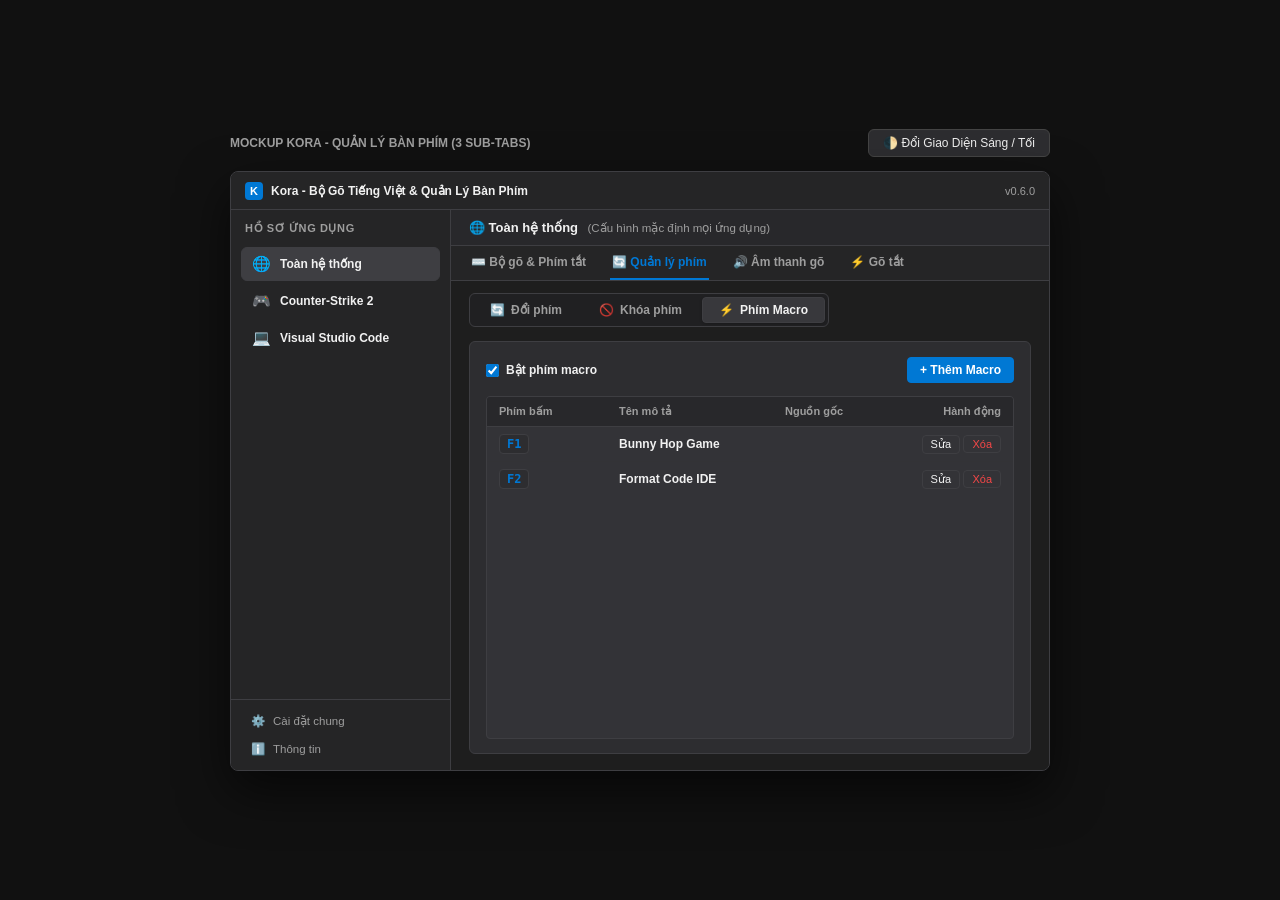
<file: mockup_macro.html>
<!DOCTYPE html>
<html lang="vi">
<head>
  <meta charset="UTF-8">
  <meta name="viewport" content="width=device-width, initial-scale=1.0">
  <title>Kora - Quản Lý Bàn Phím (Phím Macro)</title>
  <style>
    :root {
      --bg-window: #1E1E1E;
      --bg-sidebar: #252526;
      --bg-card: #2D2D30;
      --bg-card-header: #28282B;
      --bg-input: #333337;
      --text-primary: #F1F1F1;
      --text-secondary: #9E9E9E;
      --border: #3E3E42;
      --border-subtle: #333336;
      --tab-active-bg: #3E3E42;
      --tab-track-bg: #202022;
      --tab-pill-active: #38383C;
      --accent: #0078D4;
      --accent-hover: #1684D8;
      --danger: #F44747;
      --danger-hover: #D83B3B;
      --font-family: "Segoe UI Variable Text", "Segoe UI", -apple-system, BlinkMacSystemFont, sans-serif;
    }

    body.light-theme {
      --bg-window: #F8F8F8;
      --bg-sidebar: #F0F0F0;
      --bg-card: #FFFFFF;
      --bg-card-header: #FAFAFA;
      --bg-input: #FFFFFF;
      --text-primary: #1E1E1E;
      --text-secondary: #6E6E6E;
      --border: #E0E0E0;
      --border-subtle: #EAEAEA;
      --tab-active-bg: #E4E4E4;
      --tab-track-bg: #E8E8E8;
      --tab-pill-active: #FFFFFF;
      --accent: #0066CC;
      --accent-hover: #0078D4;
      --danger: #D83B3B;
      --danger-hover: #B82A2A;
    }

    * {
      box-sizing: border-box;
      margin: 0;
      padding: 0;
      user-select: none;
    }

    body {
      background: #111;
      color: var(--text-primary);
      font-family: var(--font-family);
      font-size: 12.5px;
      display: flex;
      flex-direction: column;
      align-items: center;
      justify-content: center;
      min-height: 100vh;
      padding: 24px;
    }

    .top-toolbar {
      width: 820px;
      display: flex;
      justify-content: space-between;
      align-items: center;
      margin-bottom: 14px;
    }

    .top-toolbar button {
      background: #2D2D30;
      border: 1px solid #444;
      color: #eee;
      padding: 6px 14px;
      border-radius: 6px;
      cursor: pointer;
      font-size: 12px;
      font-weight: 500;
      transition: all 0.15s;
    }

    .top-toolbar button:hover {
      border-color: var(--accent);
      color: #fff;
    }

    /* Main Window */
    .app-window {
      width: 820px;
      height: 600px;
      background: var(--bg-window);
      border: 1px solid var(--border);
      border-radius: 8px;
      box-shadow: 0 20px 50px rgba(0, 0, 0, 0.6);
      display: flex;
      flex-direction: column;
      overflow: hidden;
      position: relative;
    }

    /* Title Bar */
    .titlebar {
      height: 38px;
      background: var(--bg-sidebar);
      border-bottom: 1px solid var(--border);
      display: flex;
      align-items: center;
      justify-content: space-between;
      padding: 0 14px;
    }

    .titlebar-brand {
      display: flex;
      align-items: center;
      gap: 8px;
      font-weight: 600;
      font-size: 12px;
    }

    .titlebar-logo {
      width: 18px;
      height: 18px;
      background: var(--accent);
      color: white;
      border-radius: 4px;
      display: flex;
      align-items: center;
      justify-content: center;
      font-weight: bold;
      font-size: 11px;
    }

    /* Window Body: 2 Columns */
    .window-body {
      flex: 1;
      display: flex;
      overflow: hidden;
    }

    /* Sidebar (khung app tinh gọn) */
    .sidebar {
      width: 220px;
      background: var(--bg-sidebar);
      border-right: 1px solid var(--border);
      display: flex;
      flex-direction: column;
    }

    .sidebar-title {
      padding: 12px 14px 6px 14px;
      font-size: 11px;
      font-weight: 700;
      color: var(--text-secondary);
      text-transform: uppercase;
      letter-spacing: 0.6px;
    }

    .profile-tree {
      flex: 1;
      overflow-y: auto;
      padding: 6px 10px;
      display: flex;
      flex-direction: column;
      gap: 3px;
    }

    .profile-item {
      display: flex;
      align-items: center;
      gap: 10px;
      padding: 7px 10px;
      border-radius: 6px;
      cursor: pointer;
      border: 1px solid transparent;
      transition: background 0.12s;
    }

    .profile-item:hover {
      background: var(--tab-active-bg);
    }

    .profile-item.active {
      background: var(--tab-active-bg);
      border-color: var(--border);
    }

    .profile-item-icon {
      font-size: 15px;
      width: 18px;
      text-align: center;
    }

    .profile-item-name {
      font-size: 12px;
      font-weight: 600;
      white-space: nowrap;
      overflow: hidden;
      text-overflow: ellipsis;
    }

    .sidebar-footer {
      border-top: 1px solid var(--border);
      padding: 8px 10px;
      display: flex;
      flex-direction: column;
      gap: 2px;
    }

    .sidebar-footer-btn {
      display: flex;
      align-items: center;
      gap: 8px;
      padding: 6px 10px;
      border-radius: 5px;
      font-size: 11.5px;
      color: var(--text-secondary);
      cursor: pointer;
    }

    .sidebar-footer-btn:hover {
      color: var(--text-primary);
      background: var(--tab-active-bg);
    }

    /* Right Main Area */
    .main-area {
      flex: 1;
      display: flex;
      flex-direction: column;
      background: var(--bg-window);
      overflow: hidden;
    }

    .profile-banner {
      padding: 10px 18px;
      border-bottom: 1px solid var(--border);
      background: var(--bg-card-header);
      display: flex;
      justify-content: space-between;
      align-items: center;
    }

    /* Level 1 Navigation Tabs (Khung app Kora) */
    .main-nav-tabs {
      display: flex;
      padding: 0 18px;
      background: var(--bg-sidebar);
      border-bottom: 1px solid var(--border);
      gap: 22px;
    }

    .main-nav-tab {
      padding: 9px 2px;
      font-size: 12px;
      font-weight: 600;
      color: var(--text-secondary);
      cursor: pointer;
      border-bottom: 2px solid transparent;
      transition: all 0.15s;
    }

    .main-nav-tab:hover {
      color: var(--text-primary);
    }

    .main-nav-tab.active {
      color: var(--accent);
      border-bottom-color: var(--accent);
    }

    /* Level 2 Sub-Tabs Bar: Quản lý bàn phím chia 3 tab */
    .subtabs-bar-container {
      padding: 12px 18px 8px 18px;
      display: flex;
      align-items: center;
      justify-content: flex-start;
    }

    .segmented-tabs {
      display: inline-flex;
      background: var(--tab-track-bg);
      border: 1px solid var(--border);
      border-radius: 6px;
      padding: 3px;
      gap: 3px;
    }

    .segmented-tab-btn {
      padding: 5px 16px;
      font-size: 12px;
      font-weight: 600;
      border-radius: 4px;
      background: transparent;
      border: 1px solid transparent;
      color: var(--text-secondary);
      cursor: pointer;
      display: inline-flex;
      align-items: center;
      gap: 6px;
      transition: all 0.12s;
    }

    .segmented-tab-btn:hover {
      color: var(--text-primary);
      background: rgba(255, 255, 255, 0.05);
    }

    .segmented-tab-btn.active {
      background: var(--tab-pill-active);
      color: var(--text-primary);
      border-color: var(--border);
      box-shadow: 0 1px 3px rgba(0, 0, 0, 0.2);
    }

    /* Single Card Area: Chiếm trọn chiều cao còn lại (Không xếp chồng) */
    .tab-content {
      flex: 1;
      padding: 6px 18px 16px 18px;
      display: flex;
      flex-direction: column;
      overflow: hidden;
    }

    .single-card {
      flex: 1;
      background: var(--bg-card);
      border: 1px solid var(--border);
      border-radius: 6px;
      padding: 14px 16px;
      display: flex;
      flex-direction: column;
      overflow: hidden;
    }

    .card-header-row {
      display: flex;
      justify-content: space-between;
      align-items: center;
      margin-bottom: 12px;
      min-height: 28px;
    }

    .card-title-text {
      font-size: 12.5px;
      font-weight: 700;
      color: var(--text-primary);
      display: flex;
      align-items: center;
      gap: 8px;
    }

    .table-container {
      flex: 1;
      overflow-y: auto;
      border: 1px solid var(--border);
      border-radius: 4px;
      background: var(--bg-input);
    }

    /* Buttons */
    .btn {
      background: var(--bg-input);
      color: var(--text-primary);
      border: 1px solid var(--border);
      padding: 5px 12px;
      border-radius: 4px;
      cursor: pointer;
      font-size: 12px;
      font-weight: 500;
      display: inline-flex;
      align-items: center;
      gap: 5px;
      transition: all 0.1s;
    }

    .btn:hover {
      border-color: var(--accent);
      color: var(--accent);
    }

    .btn-primary {
      background: var(--accent);
      border-color: var(--accent);
      color: white;
      font-weight: 600;
    }

    .btn-primary:hover {
      background: var(--accent-hover);
      color: white;
      border-color: var(--accent-hover);
    }

    .btn-danger {
      color: var(--danger);
    }

    .btn-danger:hover {
      background: #E8112315;
      border-color: var(--danger);
    }

    /* Key Badge */
    .key-badge {
      display: inline-block;
      background: var(--bg-card);
      border: 1px solid var(--border);
      padding: 2px 7px;
      border-radius: 4px;
      font-family: monospace;
      font-weight: bold;
      color: var(--accent);
    }

    .key-badge-danger {
      color: var(--danger);
      border-color: var(--danger);
    }

    /* Action Pipeline Flow Badges */
    .action-flow {
      display: inline-flex;
      align-items: center;
      flex-wrap: wrap;
      gap: 5px;
      line-height: 1.5;
    }

    .action-pill {
      display: inline-flex;
      align-items: center;
      gap: 3px;
      padding: 1.5px 6px;
      border-radius: 4px;
      font-size: 11px;
      font-family: monospace;
      font-weight: 600;
      border: 1px solid var(--border);
      background: var(--bg-card);
      white-space: nowrap;
    }

    .pill-press {
      color: var(--accent);
      border-color: rgba(0, 120, 212, 0.4);
      background: rgba(0, 120, 212, 0.08);
    }

    .pill-down {
      color: #E2C08D;
      border-color: rgba(226, 192, 141, 0.35);
      background: rgba(226, 192, 141, 0.08);
    }

    .pill-up {
      color: #4EC9B0;
      border-color: rgba(78, 201, 176, 0.35);
      background: rgba(78, 201, 176, 0.08);
    }

    .pill-delay {
      color: var(--text-secondary);
      border-color: var(--border-subtle);
      background: rgba(255, 255, 255, 0.03);
      font-size: 10.5px;
    }

    .pill-text {
      color: #9CDCFE;
      border-color: rgba(156, 220, 254, 0.3);
      background: rgba(156, 220, 254, 0.08);
      font-style: italic;
    }

    .flow-arrow {
      color: var(--text-secondary);
      font-size: 9px;
      opacity: 0.5;
      user-select: none;
    }

    /* Compact Action Flow Styles (Tinh gọn & Thoáng mắt) */
    .compact-action-row {
      display: inline-flex;
      align-items: center;
      gap: 8px;
      max-width: 100%;
    }

    .compact-keys {
      display: inline-flex;
      align-items: center;
      gap: 4px;
      flex-wrap: nowrap;
    }

    .compact-key-pill {
      background: var(--bg-card);
      border: 1px solid var(--border);
      color: var(--text-primary);
      font-family: monospace;
      font-size: 11.5px;
      font-weight: 600;
      padding: 2px 7px;
      border-radius: 4px;
      box-shadow: 0 1px 2px rgba(0, 0, 0, 0.15);
      white-space: nowrap;
    }

    .compact-key-pill.pill-down {
      color: #E2C08D;
      border-color: rgba(226, 192, 141, 0.35);
    }

    .compact-key-pill.pill-up {
      color: #4EC9B0;
      border-color: rgba(78, 201, 176, 0.35);
    }

    .compact-text-pill {
      background: rgba(78, 201, 176, 0.08);
      border: 1px solid rgba(78, 201, 176, 0.3);
      color: #4EC9B0;
      font-family: monospace;
      font-size: 11px;
      padding: 2px 8px;
      border-radius: 4px;
      white-space: nowrap;
      max-width: 180px;
      overflow: hidden;
      text-overflow: ellipsis;
    }

    .compact-sep {
      color: var(--text-secondary);
      font-size: 11px;
      font-weight: bold;
      opacity: 0.45;
      user-select: none;
    }

    .compact-more {
      color: var(--text-secondary);
      font-size: 10px;
      background: var(--bg-card);
      border: 1px solid var(--border-subtle);
      padding: 1px 5px;
      border-radius: 3px;
    }

    .compact-meta-tag {
      font-size: 10px;
      color: var(--text-secondary);
      background: rgba(255, 255, 255, 0.05);
      border: 1px solid var(--border-subtle);
      padding: 1.5px 7px;
      border-radius: 10px;
      white-space: nowrap;
    }

    /* Data Table */
    .data-table {
      width: 100%;
      border-collapse: collapse;
      border: none;
    }

    .data-table th {
      text-align: left;
      font-size: 11px;
      font-weight: 700;
      color: var(--text-secondary);
      padding: 8px 12px;
      background: var(--bg-card-header);
      border-bottom: 1px solid var(--border);
      position: sticky;
      top: 0;
      z-index: 2;
    }

    .data-table td {
      padding: 7px 12px;
      font-size: 12px;
      border-bottom: 1px solid var(--border-subtle);
      vertical-align: middle;
    }

    .data-table tr:last-child td {
      border-bottom: none;
    }

    .data-table tbody tr:hover {
      background: rgba(255, 255, 255, 0.03);
    }

    input[type="text"], input[type="number"], select {
      background: var(--bg-input);
      color: var(--text-primary);
      border: 1px solid var(--border);
      padding: 5px 8px;
      border-radius: 4px;
      font-size: 12px;
      outline: none;
      font-family: inherit;
    }

    input[type="text"]:focus, input[type="number"]:focus, select:focus {
      border-color: var(--accent);
    }

    .check-row {
      display: inline-flex;
      align-items: center;
      gap: 7px;
      cursor: pointer;
      font-weight: 600;
      font-size: 12px;
    }

    .check-row input[type="checkbox"] {
      cursor: pointer;
      accent-color: var(--accent);
    }

    /* Modal Backdrop */
    .modal-backdrop {
      position: absolute;
      top: 0; left: 0; right: 0; bottom: 0;
      background: rgba(0, 0, 0, 0.68);
      backdrop-filter: blur(3px);
      display: none;
      align-items: center;
      justify-content: center;
      z-index: 1000;
      animation: fadeIn 0.15s ease-out;
    }

    @keyframes fadeIn {
      from { opacity: 0; transform: scale(0.98); }
      to { opacity: 1; transform: scale(1); }
    }

    .modal-window {
      width: 580px;
      background: var(--bg-window);
      border: 1px solid var(--border);
      border-radius: 8px;
      box-shadow: 0 24px 60px rgba(0, 0, 0, 0.7);
      display: flex;
      flex-direction: column;
      overflow: hidden;
    }

    .modal-header {
      padding: 12px 16px;
      background: var(--bg-sidebar);
      border-bottom: 1px solid var(--border);
      display: flex;
      align-items: center;
      justify-content: space-between;
    }

    .modal-header h3 {
      font-size: 13.5px;
      font-weight: 700;
      display: flex;
      align-items: center;
      gap: 8px;
    }

    .modal-close-btn {
      cursor: pointer;
      color: var(--text-secondary);
      font-size: 16px;
      padding: 2px 6px;
      border-radius: 4px;
    }

    .modal-close-btn:hover {
      color: var(--text-primary);
      background: var(--tab-active-bg);
    }

    .modal-body {
      padding: 16px;
      display: flex;
      flex-direction: column;
      gap: 12px;
    }

    .panel-footer {
      height: 44px;
      background: var(--bg-card-header);
      border-top: 1px solid var(--border);
      display: flex;
      align-items: center;
      justify-content: space-between;
      padding: 0 16px;
    }

    /* Key Capture Box */
    .key-capture-box {
      height: 34px;
      background: var(--bg-input);
      border: 1px solid var(--border);
      border-radius: 4px;
      display: flex;
      align-items: center;
      justify-content: center;
      cursor: pointer;
      font-family: monospace;
      font-size: 13px;
      font-weight: bold;
      color: var(--accent);
      transition: all 0.15s;
    }

    .key-capture-box:hover {
      border-color: var(--accent);
    }

    .key-capture-box.listening {
      border-color: var(--accent);
      background: rgba(0, 120, 212, 0.15);
      color: #fff;
    }
  </style>
</head>
<body>

  <!-- Top Toolbar -->
  <div class="top-toolbar">
    <span style="font-weight: 600; font-size: 12px; color: var(--text-secondary);">MOCKUP KORA - QUẢN LÝ BÀN PHÍM (3 SUB-TABS)</span>
    <button onclick="toggleTheme()">🌓 Đổi Giao Diện Sáng / Tối</button>
  </div>

  <!-- Main Window -->
  <div class="app-window" id="mainWindow">
    <!-- Titlebar -->
    <div class="titlebar">
      <div class="titlebar-brand">
        <div class="titlebar-logo">K</div>
        <span>Kora - Bộ Gõ Tiếng Việt & Quản Lý Bàn Phím</span>
      </div>
      <div style="font-size: 11px; color: var(--text-secondary);">v0.6.0</div>
    </div>

    <!-- Window Body: 2 Columns Layout -->
    <div class="window-body">
      <!-- Left Sidebar (Khung app tinh gọn) -->
      <div class="sidebar">
        <div class="sidebar-title">HỒ SƠ ỨNG DỤNG</div>
        <div class="profile-tree">
          <div class="profile-item active" onclick="switchProfile('global')">
            <span class="profile-item-icon">🌐</span>
            <div class="profile-item-name">Toàn hệ thống</div>
          </div>
          <div class="profile-item" onclick="switchProfile('cs2')">
            <span class="profile-item-icon">🎮</span>
            <div class="profile-item-name">Counter-Strike 2</div>
          </div>
          <div class="profile-item" onclick="switchProfile('vscode')">
            <span class="profile-item-icon">💻</span>
            <div class="profile-item-name">Visual Studio Code</div>
          </div>
        </div>

        <div class="sidebar-footer">
          <div class="sidebar-footer-btn"><span>⚙️</span> <span>Cài đặt chung</span></div>
          <div class="sidebar-footer-btn"><span>ℹ️</span> <span>Thông tin</span></div>
        </div>
      </div>

      <!-- Right Main Area -->
      <div class="main-area">
        <!-- Profile Banner -->
        <div class="profile-banner">
          <div>
            <span style="font-size: 13px; font-weight: 700;" id="bannerTitle">🌐 Toàn hệ thống</span>
            <span style="font-size: 11.5px; color: var(--text-secondary); margin-left: 6px;" id="bannerSub">(Cấu hình mặc định mọi ứng dụng)</span>
          </div>
        </div>

        <!-- Main Navigation Tabs (Cấp 1) -->
        <div class="main-nav-tabs">
          <div class="main-nav-tab">⌨️ Bộ gõ & Phím tắt</div>
          <div class="main-nav-tab active">🔄 Quản lý phím</div>
          <div class="main-nav-tab">🔊 Âm thanh gõ</div>
          <div class="main-nav-tab">⚡ Gõ tắt</div>
        </div>

        <!-- Sub-Tabs Bar: Quản lý bàn phím chia làm 3 Sub-Tabs riêng biệt (Cấp 2) -->
        <div class="subtabs-bar-container">
          <div class="segmented-tabs">
            <button class="segmented-tab-btn" id="subtabRemap" onclick="switchSubTab('remap')">
              <span>🔄</span> <span>Đổi phím</span>
            </button>
            <button class="segmented-tab-btn" id="subtabDisable" onclick="switchSubTab('disable')">
              <span>🚫</span> <span>Khóa phím</span>
            </button>
            <button class="segmented-tab-btn active" id="subtabMacro" onclick="switchSubTab('macro')">
              <span>⚡</span> <span>Phím Macro</span>
            </button>
          </div>
        </div>

        <!-- Tab Content Body: DUY NHẤT 1 CARD CHIẾM TRỌN DIỆN TÍCH (KHÔNG XẾP CHỒNG) -->
        <div class="tab-content">
          <div class="single-card" id="cardContainer">
            <!-- Dynamic Sub-panel content rendered here -->
          </div>
        </div>
      </div>
    </div>

    <!-- ==================================================== -->
    <!-- MODAL: THIẾT LẬP PHÍM MACRO (MACRO EDITOR DIALOG)   -->
    <!-- ==================================================== -->
    <div class="modal-backdrop" id="editorModal">
      <div class="modal-window">
        <div class="modal-header">
          <h3>
            <span style="background:var(--accent); color:white; border-radius:4px; padding:2px 6px; font-size:12px;">⚡</span>
            <span id="modalTitle">Thiết Lập Phím Macro</span>
          </h3>
          <span class="modal-close-btn" onclick="closeModal()">✕</span>
        </div>

        <div class="modal-body">
          <!-- Phím kích hoạt & Tên mô tả (2 cột) -->
          <div style="display: grid; grid-template-columns: 160px 1fr; gap: 12px;">
            <div>
              <label style="font-size: 11px; font-weight: 700; color: var(--text-secondary); display: block; margin-bottom: 4px;">
                PHÍM KÍCH HOẠT:
              </label>
              <div class="key-capture-box" id="boxTriggerKey" onclick="listenTriggerKey()">
                <span id="txtTriggerKey"></span>
              </div>
            </div>

            <div>
              <label style="font-size: 11px; font-weight: 700; color: var(--text-secondary); display: block; margin-bottom: 4px;">
                TÊN MÔ TẢ (TÙY CHỌN):
              </label>
              <input type="text" id="inputMacroName" placeholder="VD: Nhảy Bunny Hop, Format Code..." style="height: 34px; width: 100%;">
            </div>
          </div>

          <!-- Bảng chuỗi hành động theo thứ tự -->
          <div>
            <div style="display: flex; justify-content: space-between; align-items: center; margin-bottom: 5px;">
              <label style="font-size: 11px; font-weight: 700; color: var(--text-secondary); text-transform: uppercase;">
                Chuỗi Hành Động Theo Thứ Tự:
              </label>
              <span style="font-size: 11px; color: var(--text-secondary);" id="lblStepCount">4 bước</span>
            </div>

            <div style="border: 1px solid var(--border); border-radius: 4px; max-height: 160px; overflow-y: auto;">
              <table class="data-table" style="border: none;">
                <thead>
                  <tr>
                    <th style="width: 32px; text-align: center;">#</th>
                    <th style="width: 140px;">Hành động</th>
                    <th>Phím / Tham số</th>
                    <th style="width: 65px; text-align: center;">Thứ tự</th>
                    <th style="width: 45px; text-align: center;">Xóa</th>
                  </tr>
                </thead>
                <tbody id="actionTableBody">
                  <!-- Injected via JS -->
                </tbody>
              </table>
            </div>
          </div>

          <!-- Thanh chèn bước trực tiếp (Inline Add Step) -->
          <div>
            <label style="font-size: 11px; font-weight: 700; color: var(--text-secondary); display: block; margin-bottom: 5px; text-transform: uppercase;">
              Chèn Thêm Hành Động Vào Chuỗi:
            </label>
            <div style="display: flex; gap: 8px; align-items: center; background: var(--bg-card-header); padding: 8px 10px; border: 1px dashed var(--border); border-radius: 5px;">
              <select id="selActionType" onchange="onActionTypeChange(this.value)" style="height: 34px; width: 145px;">
                <option value="press">⚡ Nhấn (press)</option>
                <option value="down">⬇️ Giữ (down)</option>
                <option value="up">⬆️ Nhả (up)</option>
                <option value="delay">⏱️ Chờ (delay ms)</option>
                <option value="text">🔤 Gõ chữ (text)</option>
              </select>

              <div id="areaValueInput" style="flex: 1;">
                <!-- dynamic value input area -->
              </div>

              <button class="btn btn-primary" style="height: 34px; white-space: nowrap;" onclick="addCurrentStep()">
                + Thêm bước
              </button>
            </div>
          </div>

          <!-- Thanh xem trước DSL -->
          <div style="background: var(--bg-card-header); border: 1px solid var(--border); border-radius: 5px; padding: 7px 12px; display: flex; gap: 8px; align-items: center;">
            <span style="font-size: 11px; font-weight: 700; color: var(--text-secondary); text-transform: uppercase;">DSL:</span>
            <code id="txtDslPreview" style="font-family: monospace; color: #4EC9B0; font-size: 12px; word-break: break-all;">(Trống)</code>
          </div>
        </div>

        <!-- Footer -->
        <div class="panel-footer">
          <span style="font-size: 11px; color: var(--text-secondary);">Click vào ô để bấm phím tự động nhận diện</span>
          <div style="display: flex; gap: 8px;">
            <button class="btn" onclick="closeModal()">Hủy bỏ</button>
            <button class="btn btn-primary" onclick="saveMacro()">Lưu Macro</button>
          </div>
        </div>
      </div>
    </div>

  </div>

  <script>
    // --- Mock Data ---
    const profileMacros = {
      global: [
        {
          id: 1,
          trigger: 'F1',
          name: 'Bunny Hop Game',
          origin: 'root',
          actions: [
            { type: 'down', val: 'W' },
            { type: 'delay', val: '150' },
            { type: 'press', val: 'Space' },
            { type: 'delay', val: '40' },
            { type: 'up', val: 'W' }
          ]
        },
        {
          id: 2,
          trigger: 'F2',
          name: 'Format Code IDE',
          origin: 'root',
          actions: [
            { type: 'press', val: 'Ctrl+Shift+L' }
          ]
        }
      ],
      cs2: [
        {
          id: 3,
          trigger: 'F1',
          name: 'Bunny Hop CS2',
          origin: 'overridden',
          actions: [
            { type: 'down', val: 'W' },
            { type: 'delay', val: '120' },
            { type: 'press', val: 'Space' },
            { type: 'up', val: 'W' }
          ]
        },
        {
          id: 2,
          trigger: 'F2',
          name: 'Format Code IDE',
          origin: 'inherited',
          actions: [
            { type: 'press', val: 'Ctrl+Shift+L' }
          ]
        },
        {
          id: 4,
          trigger: 'F3',
          name: 'Mua AK-47 & Giáp',
          origin: 'app_specific',
          actions: [
            { type: 'press', val: 'B' },
            { type: 'delay', val: '80' },
            { type: 'press', val: '4' },
            { type: 'delay', val: '40' },
            { type: 'press', val: '2' }
          ]
        }
      ],
      vscode: [
        {
          id: 1,
          trigger: 'F1',
          name: 'Bunny Hop Game',
          origin: 'inherited',
          actions: [
            { type: 'down', val: 'W' },
            { type: 'delay', val: '150' },
            { type: 'press', val: 'Space' },
            { type: 'delay', val: '40' },
            { type: 'up', val: 'W' }
          ]
        },
        {
          id: 5,
          trigger: 'F2',
          name: 'Format Document',
          origin: 'overridden',
          actions: [
            { type: 'press', val: 'Ctrl+Shift+P' },
            { type: 'delay', val: '100' },
            { type: 'text', val: 'Format Document' },
            { type: 'press', val: 'Enter' }
          ]
        }
      ]
    };

    const profileRemaps = {
      global: [
        { from: 'Caps Lock', to: 'Left Ctrl', origin: 'root' },
        { from: 'Insert', to: 'Delete', origin: 'root' }
      ],
      cs2: [
        { from: 'Caps Lock', to: 'Left Ctrl', origin: 'inherited' },
        { from: 'Insert', to: 'Delete', origin: 'inherited' },
        { from: 'F1', to: 'Escape', origin: 'app_specific' }
      ],
      vscode: [
        { from: 'Caps Lock', to: 'Left Ctrl', origin: 'inherited' },
        { from: 'Insert', to: 'Delete', origin: 'inherited' }
      ]
    };

    const profileDisables = {
      global: [
        { key: 'Left Windows', status: 'Đang chặn', origin: 'root' }
      ],
      cs2: [
        { key: 'Left Windows', status: 'Đang chặn', origin: 'inherited' },
        { key: 'Right Windows', status: 'Đang chặn', origin: 'app_specific' }
      ],
      vscode: [
        { key: 'Left Windows', status: 'Đã tạm mở', origin: 'overridden' }
      ]
    };

    const profileMacroEnabled = { global: true, cs2: true, vscode: true };
    const profileRemapEnabled = { global: true, cs2: true, vscode: true };
    const profileDisableEnabled = { global: true, cs2: true, vscode: true };

    // Helper: Nguồn gốc ở Toàn hệ thống để RỖNG (""), profile con mới hiện Kế thừa / Ghi đè / Riêng app
    function getOriginLabel(origin, isRoot) {
      if (isRoot || !origin || origin === 'root') {
        return '';
      }
      if (origin === 'inherited') {
        return '<span style="color:var(--text-secondary); font-size:11.5px;">🌐 Kế thừa</span>';
      }
      if (origin === 'overridden') {
        return '<span style="color:#E2C08D; font-size:11.5px; font-weight:600;">✏️ Ghi đè</span>';
      }
      if (origin === 'app_specific') {
        return '<span style="color:var(--accent); font-size:11.5px; font-weight:600;">✨ Riêng app</span>';
      }
      if (origin === 'muted') {
        return '<span style="color:var(--danger); font-size:11.5px;">🚫 Đã tắt</span>';
      }
      return `<span style="color:var(--text-secondary); font-size:11.5px;">${origin}</span>`;
    }

    let macroViewMode = 'compact'; // 'compact' (tinh gọn) | 'detailed' (đầy đủ)
    let activeProfileId = 'global';
    let activeSubTab = 'macro'; // 'remap' | 'disable' | 'macro'
    let currentEditingId = null;
    let editingActions = [];
    let listeningTarget = null; // 'trigger' | 'stepKey'

    function setViewMode(mode) {
      macroViewMode = mode;
      const btnC = document.getElementById('btnViewCompact');
      const btnD = document.getElementById('btnViewDetailed');
      if (btnC && btnD) {
        if (mode === 'compact') {
          btnC.style.background = 'var(--accent)';
          btnC.style.borderColor = 'var(--accent)';
          btnC.style.color = 'white';
          btnC.style.fontWeight = '600';
          btnD.style.background = 'transparent';
          btnD.style.borderColor = 'transparent';
          btnD.style.color = 'var(--text-secondary)';
          btnD.style.fontWeight = 'normal';
        } else {
          btnD.style.background = 'var(--accent)';
          btnD.style.borderColor = 'var(--accent)';
          btnD.style.color = 'white';
          btnD.style.fontWeight = '600';
          btnC.style.background = 'transparent';
          btnC.style.borderColor = 'transparent';
          btnC.style.color = 'var(--text-secondary)';
          btnC.style.fontWeight = 'normal';
        }
      }
      renderCurrentSubPanel();
    }

    function toggleMacroMaster(checked) {
      profileMacroEnabled[activeProfileId] = checked;
      renderCurrentSubPanel();
    }

    function toggleRemapMaster(checked) {
      profileRemapEnabled[activeProfileId] = checked;
      renderCurrentSubPanel();
    }

    function toggleDisableMaster(checked) {
      profileDisableEnabled[activeProfileId] = checked;
      renderCurrentSubPanel();
    }

    // --- Sub-Tab Switching ---
    function switchSubTab(tab) {
      activeSubTab = tab;
      document.getElementById('subtabRemap').classList.toggle('active', tab === 'remap');
      document.getElementById('subtabDisable').classList.toggle('active', tab === 'disable');
      document.getElementById('subtabMacro').classList.toggle('active', tab === 'macro');
      renderCurrentSubPanel();
    }

    // --- Profile Switching ---
    function switchProfile(pid) {
      activeProfileId = pid;
      document.querySelectorAll('.profile-item').forEach(el => el.classList.remove('active'));
      const items = document.querySelectorAll('.profile-item');
      if (pid === 'global') {
        items[0].classList.add('active');
        document.getElementById('bannerTitle').innerText = '🌐 Toàn hệ thống';
        document.getElementById('bannerSub').innerText = '(Cấu hình mặc định mọi ứng dụng)';
      } else if (pid === 'cs2') {
        items[1].classList.add('active');
        document.getElementById('bannerTitle').innerText = '🎮 Counter-Strike 2';
        document.getElementById('bannerSub').innerText = '(Áp dụng khi đang chơi CS2)';
      } else if (pid === 'vscode') {
        items[2].classList.add('active');
        document.getElementById('bannerTitle').innerText = '💻 Visual Studio Code';
        document.getElementById('bannerSub').innerText = '(Áp dụng khi soạn code VS Code)';
      }
      renderCurrentSubPanel();
    }

    // --- Render Content into the Single Card ---
    function renderCurrentSubPanel() {
      const card = document.getElementById('cardContainer');
      const isRoot = activeProfileId === 'global';

      if (activeSubTab === 'macro') {
        const isMacroOn = profileMacroEnabled[activeProfileId] !== false;
        const list = profileMacros[activeProfileId] || [];
        card.innerHTML = `
          <div class="card-header-row">
            <label class="check-row">
              <input type="checkbox" id="checkMacroMaster" ${isMacroOn ? 'checked' : ''} onchange="toggleMacroMaster(this.checked)">
              <span>Bật phím macro</span>
            </label>
            <button class="btn btn-primary" id="btnAddMacro" ${!isMacroOn ? 'disabled style="opacity:0.45; cursor:not-allowed;"' : ''} onclick="openCreateModal()">+ Thêm Macro</button>
          </div>

          <div class="table-container" style="${!isMacroOn ? 'opacity:0.45; pointer-events:none;' : ''}">
            <table class="data-table">
              <thead>
                <tr>
                  <th style="width: 120px;">Phím bấm</th>
                  <th>Tên mô tả</th>
                  <th style="width: 130px;">Nguồn gốc</th>
                  <th style="width: 110px; text-align: right;">Hành động</th>
                </tr>
              </thead>
              <tbody id="macroListBody">
                ${list.length === 0 ? `
                  <tr><td colspan="4" style="text-align:center; padding:24px; color:var(--text-secondary);">Chưa có phím Macro nào. Bấm "+ Thêm Macro" để tạo mới.</td></tr>
                ` : list.map(m => `
                  <tr title="Chuỗi hành động: ${buildDsl(m.actions)}">
                    <td><span class="key-badge">${m.trigger}</span></td>
                    <td><b>${m.name || 'Phím Macro'}</b></td>
                    <td>${getOriginLabel(m.origin, isRoot)}</td>
                    <td style="text-align: right;">
                      <button class="btn" style="padding:2px 8px; font-size:11px;" onclick="openEditModal(${m.id})">Sửa</button>
                      <button class="btn btn-danger" style="padding:2px 8px; font-size:11px;" onclick="deleteMacro(${m.id})">Xóa</button>
                    </td>
                  </tr>
                `).join('')}
              </tbody>
            </table>
          </div>
        `;
      } else if (activeSubTab === 'remap') {
        const isRemapOn = profileRemapEnabled[activeProfileId] !== false;
        const list = profileRemaps[activeProfileId] || [];
        card.innerHTML = `
          <div class="card-header-row">
            <label class="check-row">
              <input type="checkbox" id="checkRemapMaster" ${isRemapOn ? 'checked' : ''} onchange="toggleRemapMaster(this.checked)">
              <span>Bật đổi phím</span>
            </label>
            <button class="btn btn-primary" ${!isRemapOn ? 'disabled style="opacity:0.45; cursor:not-allowed;"' : ''}>+ Đổi phím</button>
          </div>

          <div class="table-container" style="${!isRemapOn ? 'opacity:0.45; pointer-events:none;' : ''}">
            <table class="data-table">
              <thead>
                <tr>
                  <th style="width: 240px;">Phím gốc ➜ Phím đích</th>
                  <th style="width: 150px;">Nguồn gốc</th>
                  <th style="text-align: right; width: 110px;">Hành động</th>
                </tr>
              </thead>
              <tbody>
                ${list.map(r => `
                  <tr>
                    <td><span class="key-badge">${r.from}</span> <span style="color:var(--text-secondary); margin:0 4px;">➜</span> <span class="key-badge">${r.to}</span></td>
                    <td>${getOriginLabel(r.origin, isRoot)}</td>
                    <td style="text-align: right;">
                      <button class="btn" style="padding:2px 8px; font-size:11px;">Sửa</button>
                      <button class="btn btn-danger" style="padding:2px 8px; font-size:11px;">Xóa</button>
                    </td>
                  </tr>
                `).join('')}
              </tbody>
            </table>
          </div>
        `;
      } else if (activeSubTab === 'disable') {
        const isDisableOn = profileDisableEnabled[activeProfileId] !== false;
        const list = profileDisables[activeProfileId] || [];
        card.innerHTML = `
          <div class="card-header-row">
            <label class="check-row">
              <input type="checkbox" id="checkDisableMaster" ${isDisableOn ? 'checked' : ''} onchange="toggleDisableMaster(this.checked)">
              <span>Bật chặn phím</span>
            </label>
            <button class="btn btn-primary" ${!isDisableOn ? 'disabled style="opacity:0.45; cursor:not-allowed;"' : ''}>+ Chặn phím</button>
          </div>

          <div class="table-container" style="${!isDisableOn ? 'opacity:0.45; pointer-events:none;' : ''}">
            <table class="data-table">
              <thead>
                <tr>
                  <th style="width: 180px;">Phím bị chặn</th>
                  <th style="width: 160px;">Trạng thái</th>
                  <th style="width: 140px;">Nguồn gốc</th>
                  <th style="text-align: right; width: 110px;">Hành động</th>
                </tr>
              </thead>
              <tbody>
                ${list.map(d => `
                  <tr>
                    <td><span class="key-badge key-badge-danger">${d.key}</span></td>
                    <td><span style="color:var(--danger); font-weight:600;">${d.status}</span></td>
                    <td>${getOriginLabel(d.origin, isRoot)}</td>
                    <td style="text-align: right;">
                      <button class="btn" style="padding:2px 8px; font-size:11px;">Mở</button>
                      <button class="btn btn-danger" style="padding:2px 8px; font-size:11px;">Xóa</button>
                    </td>
                  </tr>
                `).join('')}
              </tbody>
            </table>
          </div>
        `;
      }
    }

    function buildDsl(actions) {
      if (!actions || actions.length === 0) return '(Trống)';
      return actions.map(a => `${a.type}(${a.val})`).join(' + ');
    }

    function renderActionFlow(actions) {
      if (!actions || actions.length === 0) {
        return '<span style="color:var(--text-secondary); font-style:italic;">(Trống)</span>';
      }
      const dslTitle = buildDsl(actions);
      return `<div class="action-flow" title="${dslTitle}">` + actions.map(act => {
        if (act.type === 'press') {
          return `<span class="action-pill pill-press" title="Nhấn: ${act.val}">${act.val}</span>`;
        } else if (act.type === 'down') {
          return `<span class="action-pill pill-down" title="Giữ: ${act.val}"><span style="font-size:10px;">⬇</span> ${act.val}</span>`;
        } else if (act.type === 'up') {
          return `<span class="action-pill pill-up" title="Nhả: ${act.val}"><span style="font-size:10px;">⬆</span> ${act.val}</span>`;
        } else if (act.type === 'delay') {
          return `<span class="action-pill pill-delay" title="Chờ: ${act.val}ms">⏱ ${act.val}ms</span>`;
        } else if (act.type === 'text') {
          return `<span class="action-pill pill-text" title="Gõ văn bản: ${act.val}">🔤 "${act.val}"</span>`;
        }
        return `<span class="action-pill">${act.val}</span>`;
      }).join('<span class="flow-arrow">➔</span>') + `</div>`;
    }

    // Hiển thị chuỗi phím tinh gọn (lọc delay, chỉ hiện phím cốt lõi & badge số bước)
    function renderActionFlowCompact(actions) {
      if (!actions || actions.length === 0) {
        return '<span style="color:var(--text-secondary); font-style:italic;">(Trống)</span>';
      }

      let totalDelay = 0;
      let keySteps = [];

      for (const act of actions) {
        if (act.type === 'delay') {
          totalDelay += parseInt(act.val) || 0;
        } else if (act.type === 'text') {
          keySteps.push({ type: 'text', val: `"${act.val}"` });
        } else if (act.type === 'press') {
          keySteps.push({ type: 'press', val: act.val });
        } else if (act.type === 'down') {
          keySteps.push({ type: 'down', val: `⬇${act.val}` });
        } else if (act.type === 'up') {
          keySteps.push({ type: 'up', val: `⬆${act.val}` });
        }
      }

      // Tối đa 4 phím/hành động chính, nếu nhiều hơn thì hiển thị +N
      const maxShow = 4;
      const visible = keySteps.slice(0, maxShow);
      const remaining = keySteps.length - maxShow;

      const keysHtml = visible.map(s => {
        if (s.type === 'text') {
          return `<span class="compact-text-pill" title="${s.val}">🔤 ${s.val}</span>`;
        }
        let cls = 'compact-key-pill';
        if (s.type === 'down') cls += ' pill-down';
        if (s.type === 'up') cls += ' pill-up';
        return `<span class="${cls}">${s.val}</span>`;
      }).join('<span class="compact-sep">›</span>');

      const moreHtml = remaining > 0 ? `<span class="compact-more">+${remaining}</span>` : '';

      // Tag tổng hợp số bước & tổng delay
      const meta = [];
      if (actions.length > 1) meta.push(`${actions.length} bước`);
      if (totalDelay > 0) meta.push(`${totalDelay}ms`);

      const metaHtml = meta.length > 0 
        ? `<span class="compact-meta-tag">${meta.join(' • ')}</span>` 
        : '';

      return `
        <div class="compact-action-row" title="${buildDsl(actions)}">
          <div class="compact-keys">${keysHtml}${moreHtml}</div>
          ${metaHtml}
        </div>
      `;
    }

    function deleteMacro(id) {
      if (confirm('Bạn có chắc muốn xóa Macro này?')) {
        profileMacros[activeProfileId] = profileMacros[activeProfileId].filter(x => x.id !== id);
        renderCurrentSubPanel();
      }
    }

    // --- Modal Editor ---
    function openCreateModal() {
      currentEditingId = null;
      document.getElementById('modalTitle').innerText = 'Thiết Lập Phím Macro Mới';
      document.getElementById('txtTriggerKey').innerText = '';
      document.getElementById('inputMacroName').value = '';
      editingActions = [];
      resetInlineInput();
      renderActionTable();
      document.getElementById('editorModal').style.display = 'flex';
      stopListening();
    }

    function openEditModal(id) {
      const list = profileMacros[activeProfileId] || [];
      const m = list.find(x => x.id === id);
      if (!m) return;
      currentEditingId = id;
      document.getElementById('modalTitle').innerText = `Chỉnh Sửa Phím Macro [${m.trigger}]`;
      document.getElementById('txtTriggerKey').innerText = m.trigger;
      document.getElementById('inputMacroName').value = m.name || '';
      editingActions = JSON.parse(JSON.stringify(m.actions));
      resetInlineInput();
      renderActionTable();
      document.getElementById('editorModal').style.display = 'flex';
      stopListening();
    }

    function closeModal() {
      document.getElementById('editorModal').style.display = 'none';
      stopListening();
    }

    // --- Render Action Table in Modal ---
    function renderActionTable() {
      const tbody = document.getElementById('actionTableBody');
      document.getElementById('lblStepCount').innerText = `${editingActions.length} bước`;

      if (editingActions.length === 0) {
        tbody.innerHTML = `<tr><td colspan="5" style="text-align:center; padding:16px; color:var(--text-secondary);">Chưa có hành động nào trong chuỗi. Hãy thêm bên dưới.</td></tr>`;
        document.getElementById('txtDslPreview').innerText = '(Trống)';
        return;
      }

      tbody.innerHTML = editingActions.map((act, i) => {
        let typeText = '';
        let valFormatted = '';

        if (act.type === 'press') {
          typeText = '⚡ Nhấn (press)';
          valFormatted = `<span class="key-badge">${act.val}</span>`;
        } else if (act.type === 'down') {
          typeText = '⬇️ Giữ (down)';
          valFormatted = `<span class="key-badge">${act.val}</span>`;
        } else if (act.type === 'up') {
          typeText = '⬆️ Nhả (up)';
          valFormatted = `<span class="key-badge">${act.val}</span>`;
        } else if (act.type === 'delay') {
          typeText = '⏱️ Chờ (delay)';
          valFormatted = `<span style="font-family:monospace; font-weight:bold;">${act.val} ms</span> <small style="color:var(--text-secondary);">(${(parseInt(act.val)/1000).toFixed(2)}s)</small>`;
        } else if (act.type === 'text') {
          typeText = '🔤 Gõ (text)';
          valFormatted = `<span style="color:#4EC9B0;">"${act.val}"</span>`;
        }

        return `
          <tr>
            <td style="text-align: center; color: var(--text-secondary); font-size: 11px;">${i + 1}</td>
            <td style="font-weight: 600;">${typeText}</td>
            <td>${valFormatted}</td>
            <td style="text-align: center;">
              <button class="btn" style="padding: 1px 4px; font-size: 10px;" onclick="moveStep(${i}, -1)" ${i === 0 ? 'disabled' : ''}>↑</button>
              <button class="btn" style="padding: 1px 4px; font-size: 10px;" onclick="moveStep(${i}, 1)" ${i === editingActions.length - 1 ? 'disabled' : ''}>↓</button>
            </td>
            <td style="text-align: center;">
              <button class="btn btn-danger" style="padding: 1px 5px; font-size: 10.5px;" onclick="removeStep(${i})">✕</button>
            </td>
          </tr>
        `;
      }).join('');

      document.getElementById('txtDslPreview').innerText = buildDsl(editingActions);
    }

    function moveStep(index, delta) {
      const newIndex = index + delta;
      if (newIndex < 0 || newIndex >= editingActions.length) return;
      const item = editingActions.splice(index, 1)[0];
      editingActions.splice(newIndex, 0, item);
      renderActionTable();
    }

    function removeStep(index) {
      editingActions.splice(index, 1);
      renderActionTable();
    }

    // --- Inline Add Step Controls ---
    function onActionTypeChange(type) {
      const area = document.getElementById('areaValueInput');
      stopListening();

      if (type === 'press' || type === 'down' || type === 'up') {
        area.innerHTML = `
          <div class="key-capture-box" id="boxStepKey" onclick="listenStepKey()">
            <span id="txtStepKey"></span>
          </div>
        `;
      } else if (type === 'delay') {
        area.innerHTML = `
          <div style="display:flex; align-items:center; gap:6px;">
            <input type="number" id="inputDelayMs" value="150" min="10" max="10000" step="10" style="width:90px; height:34px; text-align:center; font-family:monospace; font-weight:bold;">
            <span style="font-size:11.5px; color:var(--text-secondary);">mili-giây (ms)</span>
          </div>
        `;
      } else if (type === 'text') {
        area.innerHTML = `
          <input type="text" id="inputTextString" placeholder="Nhập chuỗi văn bản cần gõ tự động..." style="width:100%; height:34px;">
        `;
      }
    }

    function resetInlineInput() {
      document.getElementById('selActionType').value = 'press';
      onActionTypeChange('press');
    }

    function addCurrentStep() {
      const type = document.getElementById('selActionType').value;
      let val = '';

      if (type === 'press' || type === 'down' || type === 'up') {
        val = document.getElementById('txtStepKey').innerText.trim();
        if (!val || val.includes('Bấm phím')) {
          alert('Vui lòng bấm phím hoặc tổ hợp phím hợp lệ!');
          return;
        }
        val = val.replace(/\s*\+\s*/g, '+');
      } else if (type === 'delay') {
        val = document.getElementById('inputDelayMs').value.trim();
        if (!val || isNaN(val) || parseInt(val) <= 0) {
          alert('Vui lòng nhập số mili-giây hợp lệ!');
          return;
        }
      } else if (type === 'text') {
        val = document.getElementById('inputTextString').value.trim();
        if (!val) {
          alert('Vui lòng nhập chuỗi văn bản!');
          return;
        }
      }

      editingActions.push({ type, val });
      resetInlineInput();
      renderActionTable();
    }

    // --- Key Capture Logic ---
    function listenTriggerKey() {
      listeningTarget = 'trigger';
      const b = document.getElementById('boxTriggerKey');
      b.classList.add('listening');
      document.getElementById('txtTriggerKey').innerText = 'Bấm phím...';
    }

    function listenStepKey() {
      listeningTarget = 'stepKey';
      const b = document.getElementById('boxStepKey');
      b.classList.add('listening');
      document.getElementById('txtStepKey').innerText = 'Bấm phím / tổ hợp...';
    }

    function stopListening() {
      listeningTarget = null;
      const bt = document.getElementById('boxTriggerKey');
      if (bt) bt.classList.remove('listening');
      const bs = document.getElementById('boxStepKey');
      if (bs) bs.classList.remove('listening');
    }

    window.addEventListener('keydown', (e) => {
      if (!listeningTarget) return;

      e.preventDefault();
      e.stopPropagation();

      // Trigger Key (Single Physical Key)
      if (listeningTarget === 'trigger') {
        let name = e.key;
        if (e.code === 'Space') name = 'Space';
        else if (e.code === 'CapsLock') name = 'Caps Lock';
        else if (e.code === 'Escape') name = 'Escape';
        else if (e.code === 'Insert') name = 'Insert';
        else if (e.code === 'Delete') name = 'Delete';
        else if (name.length === 1) name = name.toUpperCase();

        document.getElementById('txtTriggerKey').innerText = name;
        stopListening();
        return;
      }

      // Step Key
      if (listeningTarget === 'stepKey') {
        const type = document.getElementById('selActionType').value;

        if (type === 'press') {
          let parts = [];
          if (e.ctrlKey) parts.push('Ctrl');
          if (e.altKey) parts.push('Alt');
          if (e.shiftKey) parts.push('Shift');
          if (e.metaKey) parts.push('Windows');

          let keyName = e.key;
          if (['Control', 'Alt', 'Shift', 'Meta'].includes(keyName)) {
            if (parts.length > 0) {
              document.getElementById('txtStepKey').innerText = parts.join(' + ');
            }
            return;
          }

          if (e.code === 'Space') keyName = 'Space';
          else if (e.code === 'CapsLock') keyName = 'Caps Lock';
          else if (e.code === 'Escape') keyName = 'Escape';
          else if (e.code === 'Enter') keyName = 'Enter';
          else if (e.code === 'Tab') keyName = 'Tab';
          else if (keyName.length === 1) keyName = keyName.toUpperCase();

          if (!parts.includes(keyName)) parts.push(keyName);
          document.getElementById('txtStepKey').innerText = parts.join(' + ');
          stopListening();
        } else {
          // Single key for down / up
          let name = e.key;
          if (e.code === 'Space') name = 'Space';
          else if (e.code === 'CapsLock') name = 'Caps Lock';
          else if (e.code === 'ControlLeft' || e.code === 'ControlRight') name = 'Ctrl';
          else if (e.code === 'ShiftLeft' || e.code === 'ShiftRight') name = 'Shift';
          else if (e.code === 'AltLeft' || e.code === 'AltRight') name = 'Alt';
          else if (name.length === 1) name = name.toUpperCase();

          document.getElementById('txtStepKey').innerText = name;
          stopListening();
        }
      }
    });

    // --- Save Macro ---
    function saveMacro() {
      const trigger = document.getElementById('txtTriggerKey').innerText.trim();
      const name = document.getElementById('inputMacroName').value.trim() || 'Phím Macro';

      if (!trigger || trigger.includes('Bấm phím')) {
        alert('Vui lòng chọn phím kích hoạt!');
        return;
      }

      if (editingActions.length === 0) {
        alert('Chuỗi hành động phải có ít nhất 1 bước!');
        return;
      }

      const list = profileMacros[activeProfileId] || [];

      if (currentEditingId !== null) {
        const m = list.find(x => x.id === currentEditingId);
        if (m) {
          m.trigger = trigger;
          m.name = name;
          m.actions = editingActions;
          if (activeProfileId !== 'global' && m.origin === 'inherited') {
            m.origin = 'overridden';
          }
        }
      } else {
        list.push({
          id: Date.now(),
          trigger,
          name,
          actions: editingActions,
          origin: activeProfileId === 'global' ? 'root' : 'app_specific'
        });
      }

      closeModal();
      renderCurrentSubPanel();
    }

    function toggleTheme() {
      document.body.classList.toggle('light-theme');
    }

    // Init
    renderCurrentSubPanel();
  </script>
</body>
</html>
</file>
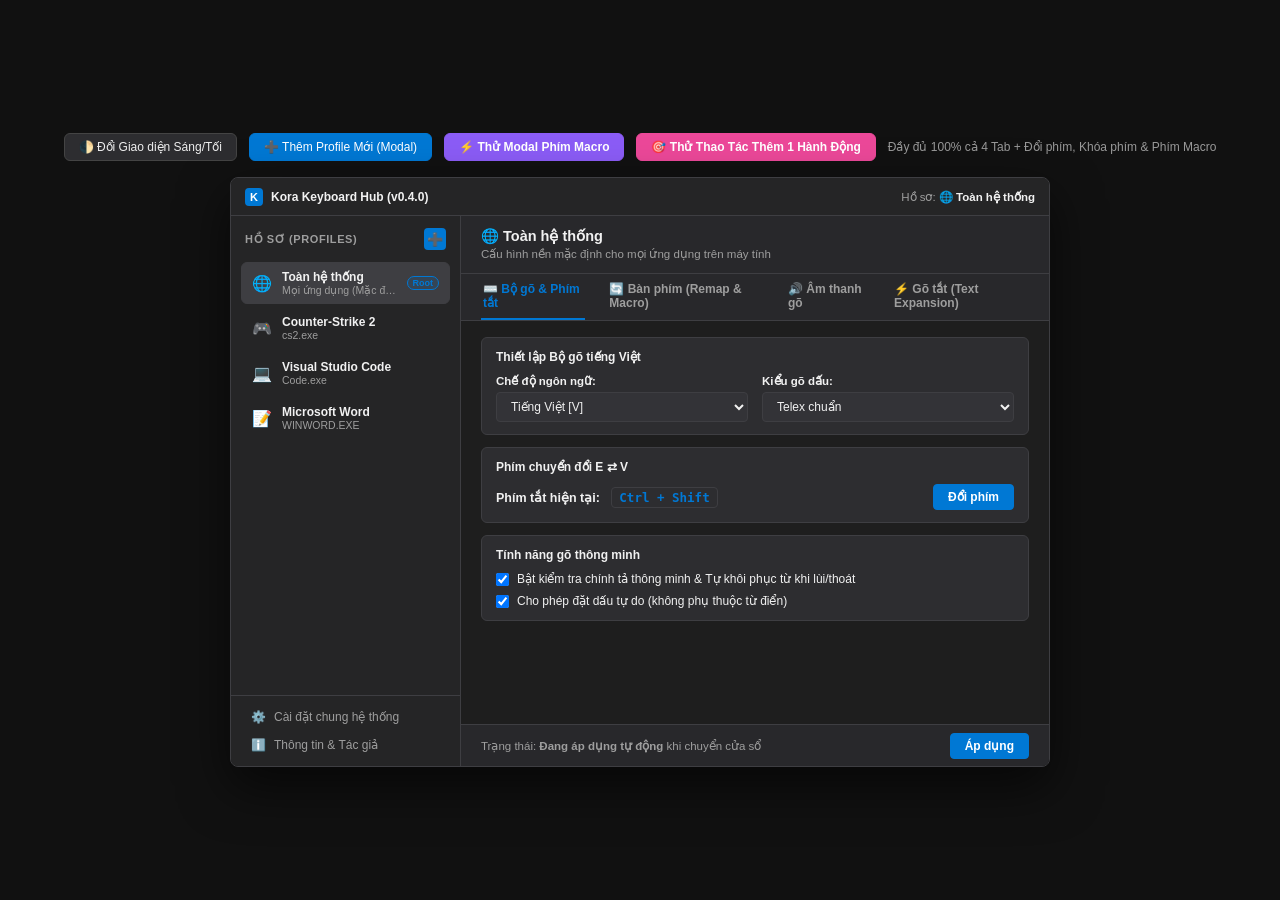
<file: mockup_profiles.html>
<!DOCTYPE html>
<html lang="vi">
<head>
  <meta charset="UTF-8">
  <meta name="viewport" content="width=device-width, initial-scale=1.0">
  <title>Kora - Keyboard Hub (Toàn Diện & Đầy Đủ 100%)</title>
  <style>
    :root {
      --bg-window: #1E1E1E;
      --bg-sidebar: #252526;
      --bg-card: #2D2D30;
      --bg-card-header: #28282B;
      --bg-input: #333337;
      --text-primary: #F1F1F1;
      --text-secondary: #9E9E9E;
      --border: #3E3E42;
      --border-subtle: #333336;
      --tab-active-bg: #3E3E42;
      --accent: #0078D4;
      --accent-hover: #1684D8;
      --danger: #F44747;
      --font-family: "Segoe UI Variable Text", "Segoe UI", -apple-system, BlinkMacSystemFont, sans-serif;
    }

    body.light-theme {
      --bg-window: #F8F8F8;
      --bg-sidebar: #F0F0F0;
      --bg-card: #FFFFFF;
      --bg-card-header: #FAFAFA;
      --bg-input: #FFFFFF;
      --text-primary: #1E1E1E;
      --text-secondary: #6E6E6E;
      --border: #E0E0E0;
      --border-subtle: #E8E8E8;
      --tab-active-bg: #E4E4E4;
      --accent: #0066CC;
      --accent-hover: #0078D4;
    }

    * {
      box-sizing: border-box;
      margin: 0;
      padding: 0;
      user-select: none;
    }

    body {
      background: #111;
      color: var(--text-primary);
      font-family: var(--font-family);
      font-size: 12.5px;
      display: flex;
      flex-direction: column;
      align-items: center;
      justify-content: center;
      min-height: 100vh;
      padding: 24px;
    }

    .top-toolbar {
      display: flex;
      gap: 12px;
      margin-bottom: 16px;
      align-items: center;
    }

    .top-toolbar button {
      background: #2D2D30;
      border: 1px solid #444;
      color: #eee;
      padding: 6px 14px;
      border-radius: 6px;
      cursor: pointer;
      font-size: 12px;
    }

    .top-toolbar button:hover {
      border-color: var(--accent);
      color: #fff;
    }

    /* Main Window */
    .app-window {
      width: 820px;
      height: 590px;
      background: var(--bg-window);
      border: 1px solid var(--border);
      border-radius: 8px;
      box-shadow: 0 20px 50px rgba(0, 0, 0, 0.6);
      display: flex;
      flex-direction: column;
      overflow: hidden;
      position: relative;
    }

    /* Title Bar */
    .titlebar {
      height: 38px;
      background: var(--bg-sidebar);
      border-bottom: 1px solid var(--border);
      display: flex;
      align-items: center;
      justify-content: space-between;
      padding: 0 14px;
    }

    .titlebar-brand {
      display: flex;
      align-items: center;
      gap: 8px;
      font-weight: 600;
      font-size: 12px;
    }

    .titlebar-logo {
      width: 18px;
      height: 18px;
      background: var(--accent);
      color: white;
      border-radius: 4px;
      display: flex;
      align-items: center;
      justify-content: center;
      font-weight: bold;
      font-size: 11px;
    }

    /* Layout: 2 Columns */
    .window-body {
      flex: 1;
      display: flex;
      overflow: hidden;
    }

    /* Sidebar */
    .sidebar {
      width: 230px;
      background: var(--bg-sidebar);
      border-right: 1px solid var(--border);
      display: flex;
      flex-direction: column;
    }

    .sidebar-title {
      padding: 12px 14px 6px 14px;
      font-size: 11px;
      font-weight: 700;
      color: var(--text-secondary);
      text-transform: uppercase;
      letter-spacing: 0.6px;
      display: flex;
      justify-content: space-between;
      align-items: center;
    }

    .btn-add-profile {
      background: var(--accent);
      border: none;
      color: white;
      width: 22px;
      height: 22px;
      border-radius: 4px;
      cursor: pointer;
      display: flex;
      align-items: center;
      justify-content: center;
      font-size: 13px;
      font-weight: bold;
      transition: all 0.15s;
    }

    .btn-add-profile:hover {
      background: var(--accent-hover);
      transform: scale(1.05);
    }

    .profile-tree {
      flex: 1;
      overflow-y: auto;
      padding: 6px 10px;
      display: flex;
      flex-direction: column;
      gap: 3px;
    }

    .profile-item {
      display: flex;
      align-items: center;
      gap: 10px;
      padding: 7px 10px;
      border-radius: 6px;
      cursor: pointer;
      border: 1px solid transparent;
      transition: background 0.12s;
    }

    .profile-item:hover {
      background: var(--tab-active-bg);
    }

    .profile-item.active {
      background: var(--tab-active-bg);
      border-color: var(--border);
    }

    .profile-item-icon {
      font-size: 16px;
      width: 20px;
      text-align: center;
    }

    .profile-item-name {
      font-size: 12px;
      font-weight: 600;
      white-space: nowrap;
      overflow: hidden;
      text-overflow: ellipsis;
    }

    .profile-item-desc {
      font-size: 10.5px;
      color: var(--text-secondary);
      white-space: nowrap;
      overflow: hidden;
      text-overflow: ellipsis;
    }

    .badge-root {
      font-size: 9px;
      background: #0078D422;
      color: var(--accent);
      border: 1px solid var(--accent);
      padding: 1px 5px;
      border-radius: 10px;
      font-weight: 700;
      margin-left: auto;
    }

    .sidebar-footer {
      border-top: 1px solid var(--border);
      padding: 8px 10px;
      display: flex;
      flex-direction: column;
      gap: 2px;
    }

    .sidebar-footer-btn {
      display: flex;
      align-items: center;
      gap: 8px;
      padding: 6px 10px;
      border-radius: 5px;
      font-size: 12px;
      color: var(--text-secondary);
      cursor: pointer;
    }

    .sidebar-footer-btn:hover, .sidebar-footer-btn.active {
      color: var(--text-primary);
      background: var(--tab-active-bg);
    }

    /* Right Main Area */
    .main-area {
      flex: 1;
      display: flex;
      flex-direction: column;
      background: var(--bg-window);
      overflow: hidden;
    }

    .profile-banner {
      padding: 12px 20px;
      border-bottom: 1px solid var(--border);
      background: var(--bg-card-header);
      display: flex;
      justify-content: space-between;
      align-items: center;
    }

    /* Sub Tabs Header */
    .subtabs {
      display: flex;
      padding: 0 20px;
      background: var(--bg-card-header);
      border-bottom: 1px solid var(--border);
      gap: 22px;
    }

    .subtab {
      padding: 8px 2px;
      font-size: 12px;
      font-weight: 600;
      color: var(--text-secondary);
      cursor: pointer;
      border-bottom: 2px solid transparent;
      transition: all 0.15s;
    }

    .subtab:hover {
      color: var(--text-primary);
    }

    .subtab.active {
      color: var(--accent);
      border-bottom-color: var(--accent);
    }

    /* Content Area */
    .tab-content {
      flex: 1;
      overflow-y: auto;
      padding: 16px 20px;
      display: flex;
      flex-direction: column;
      gap: 12px;
    }

    /* General Cards */
    .card {
      background: var(--bg-card);
      border: 1px solid var(--border);
      border-radius: 6px;
      padding: 12px 14px;
    }

    .card-title {
      font-size: 12px;
      font-weight: 700;
      color: var(--text-primary);
      margin-bottom: 10px;
      display: flex;
      justify-content: space-between;
      align-items: center;
    }

    input[type="text"], select {
      background: var(--bg-input);
      color: var(--text-primary);
      border: 1px solid var(--border);
      padding: 6px 10px;
      border-radius: 4px;
      font-size: 12px;
      outline: none;
      font-family: inherit;
    }

    input[type="text"]:focus, select:focus {
      border-color: var(--accent);
    }

    .btn {
      background: var(--bg-input);
      color: var(--text-primary);
      border: 1px solid var(--border);
      padding: 5px 14px;
      border-radius: 4px;
      cursor: pointer;
      font-size: 12px;
      font-weight: 500;
      display: inline-flex;
      align-items: center;
      gap: 5px;
    }

    .btn:hover {
      border-color: var(--accent);
      color: var(--accent);
    }

    .btn-primary {
      background: var(--accent);
      border-color: var(--accent);
      color: white;
      font-weight: 600;
    }

    .btn-primary:hover {
      background: var(--accent-hover);
      color: white;
    }

    .btn-danger {
      color: var(--danger);
    }

    .btn-danger:hover {
      background: #E8112315;
      border-color: var(--danger);
    }

    label.check-row {
      display: flex;
      align-items: center;
      gap: 8px;
      font-size: 12px;
      cursor: pointer;
      color: var(--text-primary);
    }

    .key-badge {
      display: inline-block;
      background: var(--bg-card);
      border: 1px solid var(--border);
      padding: 2px 7px;
      border-radius: 4px;
      font-family: monospace;
      font-weight: bold;
      color: var(--accent);
    }

    .chip-wrap {
      display: flex;
      flex-wrap: wrap;
      gap: 6px;
      margin-top: 8px;
    }

    .chip {
      background: var(--bg-input);
      border: 1px solid var(--border);
      border-radius: 12px;
      padding: 2px 9px;
      font-size: 11px;
      display: flex;
      align-items: center;
      gap: 5px;
    }

    .chip-close {
      cursor: pointer;
      color: var(--text-secondary);
    }

    .chip-close:hover {
      color: var(--danger);
    }

    /* ===================================== */
    /* MACRO DETAIL VIEW ELEMENTS            */
    /* ===================================== */
    .macro-input-box {
      background: var(--bg-card-header);
      border: 1px solid var(--border);
      border-radius: 6px;
      padding: 10px 12px;
      display: flex;
      gap: 10px;
      align-items: center;
    }

    .input-field-group {
      display: flex;
      flex-direction: column;
      gap: 3px;
    }

    .input-field-group label {
      font-size: 10.5px;
      font-weight: 600;
      color: var(--text-secondary);
      text-transform: uppercase;
    }

    .macro-table-container {
      flex: 1;
      border: 1px solid var(--border);
      border-radius: 6px;
      overflow: hidden;
      display: flex;
      flex-direction: column;
      background: var(--bg-input);
      min-height: 190px;
    }

    .macro-table-header {
      background: var(--bg-card-header);
      border-bottom: 1px solid var(--border);
      display: grid;
      grid-template-columns: 120px 1fr 140px 80px;
      padding: 6px 12px;
      font-size: 11px;
      font-weight: 700;
      color: var(--text-secondary);
      text-transform: uppercase;
      letter-spacing: 0.5px;
    }

    .macro-table-body {
      flex: 1;
      overflow-y: auto;
    }

    .macro-row {
      display: grid;
      grid-template-columns: 120px 1fr 140px 80px;
      padding: 7px 12px;
      align-items: center;
      font-size: 12px;
      border-bottom: 1px solid var(--border-subtle);
      cursor: pointer;
      transition: background 0.1s;
    }

    .macro-row:hover {
      background: rgba(255, 255, 255, 0.04);
    }

    .macro-row.selected {
      background: var(--tab-active-bg);
      border-color: var(--accent);
    }

    .type-badge {
      display: inline-block;
      font-size: 10.5px;
      padding: 1px 6px;
      border-radius: 4px;
      background: rgba(255, 255, 255, 0.06);
      color: var(--text-secondary);
    }

    .action-type-btn {
      border: 1px solid var(--border);
      background: var(--bg-card);
      color: var(--text-secondary);
      border-radius: 5px;
      cursor: pointer;
      transition: all 0.15s;
    }
    .action-type-btn:hover {
      border-color: #ec4899;
      color: var(--text-primary);
    }
    .action-type-btn.active {
      border-color: #ec4899 !important;
      background: rgba(236, 72, 153, 0.18) !important;
      color: #f472b6 !important;
    }

    /* Remap Table */
    .data-table {
      width: 100%;
      border-collapse: collapse;
      background: var(--bg-input);
      border: 1px solid var(--border);
      border-radius: 4px;
      overflow: hidden;
    }

    .data-table th {
      text-align: left;
      font-size: 11px;
      color: var(--text-secondary);
      padding: 6px 10px;
      background: var(--bg-card-header);
      border-bottom: 1px solid var(--border);
    }

    .data-table td {
      padding: 6px 10px;
      font-size: 11.5px;
      border-bottom: 1px solid var(--border-subtle);
    }

    .panel-footer {
      height: 42px;
      background: var(--bg-card-header);
      border-top: 1px solid var(--border);
      display: flex;
      align-items: center;
      justify-content: space-between;
      padding: 0 20px;
    }

    /* ===================================== */
    /* MODAL: ADD PROFILE DIALOG             */
    /* ===================================== */
    .modal-backdrop {
      position: absolute;
      top: 0; left: 0; right: 0; bottom: 0;
      background: rgba(0, 0, 0, 0.65);
      backdrop-filter: blur(3px);
      display: none;
      align-items: center;
      justify-content: center;
      z-index: 1000;
      animation: fadeIn 0.15s ease-out;
    }

    @keyframes fadeIn {
      from { opacity: 0; transform: scale(0.98); }
      to { opacity: 1; transform: scale(1); }
    }

    .modal-window {
      width: 500px;
      background: var(--bg-window);
      border: 1px solid var(--border);
      border-radius: 8px;
      box-shadow: 0 24px 60px rgba(0, 0, 0, 0.7);
      display: flex;
      flex-direction: column;
      overflow: hidden;
    }

    .modal-header {
      padding: 12px 16px;
      background: var(--bg-sidebar);
      border-bottom: 1px solid var(--border);
      display: flex;
      align-items: center;
      justify-content: space-between;
    }

    .modal-header h3 {
      font-size: 13.5px;
      font-weight: 700;
      display: flex;
      align-items: center;
      gap: 8px;
    }

    .modal-close-btn {
      cursor: pointer;
      color: var(--text-secondary);
      font-size: 16px;
      padding: 2px 6px;
      border-radius: 4px;
    }

    .modal-close-btn:hover {
      color: var(--text-primary);
      background: var(--tab-active-bg);
    }

    .modal-body {
      padding: 16px;
      display: flex;
      flex-direction: column;
      gap: 12px;
      max-height: 480px;
      overflow-y: auto;
    }

    .preset-container {
      display: flex;
      gap: 8px;
      margin-bottom: 4px;
    }

    .preset-card {
      flex: 1;
      background: var(--bg-card);
      border: 1px solid var(--border);
      border-radius: 6px;
      padding: 8px 10px;
      cursor: pointer;
      text-align: center;
      transition: all 0.15s;
    }

    .preset-card:hover {
      border-color: var(--accent);
      background: var(--tab-active-bg);
    }

    .preset-card.selected {
      border-color: var(--accent);
      background: rgba(0, 120, 212, 0.15);
    }

    .preset-card-icon {
      font-size: 18px;
      margin-bottom: 3px;
    }

    .preset-card-title {
      font-size: 11.5px;
      font-weight: 600;
    }

    .running-apps-box {
      border: 1px solid var(--border);
      border-radius: 6px;
      background: var(--bg-input);
      overflow: hidden;
      display: flex;
      flex-direction: column;
      margin-top: 4px;
    }

    .running-apps-search {
      padding: 6px 10px;
      border-bottom: 1px solid var(--border);
      display: flex;
      gap: 6px;
      align-items: center;
      background: var(--bg-card-header);
    }

    .running-apps-list {
      max-height: 150px;
      overflow-y: auto;
    }

    .app-item {
      padding: 7px 12px;
      display: flex;
      align-items: center;
      justify-content: space-between;
      cursor: pointer;
      border-bottom: 1px solid var(--border-subtle);
      transition: background 0.1s;
    }

    .app-item:hover {
      background: var(--accent);
      color: white;
    }

    .app-item:hover .app-item-exe {
      color: rgba(255, 255, 255, 0.8);
    }

    .app-item-left {
      display: flex;
      align-items: center;
      gap: 8px;
      font-size: 12px;
      font-weight: 500;
    }

    .app-item-exe {
      font-size: 11px;
      color: var(--text-secondary);
      font-family: monospace;
    }

    .icon-picker-bar {
      display: flex;
      gap: 6px;
      overflow-x: auto;
      padding: 4px 0;
    }

    .icon-option {
      width: 28px;
      height: 28px;
      display: flex;
      align-items: center;
      justify-content: center;
      border-radius: 4px;
      background: var(--bg-input);
      border: 1px solid var(--border);
      cursor: pointer;
      font-size: 14px;
    }

    .icon-option:hover, .icon-option.selected {
      border-color: var(--accent);
      background: var(--accent);
    }
  </style>
</head>
<body>

  <div class="top-toolbar">
    <button onclick="toggleTheme()">🌓 Đổi Giao diện Sáng/Tối</button>
    <button onclick="openAddProfileModal()" style="background:var(--accent); color:white; border-color:var(--accent);">
      ➕ Thêm Profile Mới (Modal)
    </button>
    <button onclick="openKeyMacroModal()" style="background:#8b5cf6; color:white; border-color:#8b5cf6; font-weight:600;">
      ⚡ Thử Modal Phím Macro
    </button>
    <button onclick="openActionEditorModal('press')" style="background:#ec4899; color:white; border-color:#ec4899; font-weight:600;">
      🎯 Thử Thao Tác Thêm 1 Hành Động
    </button>
    <span style="color: #999; font-size: 12px;">Đầy đủ 100% cả 4 Tab + Đổi phím, Khóa phím & Phím Macro</span>
  </div>

  <div class="app-window" id="mainWindow">
    <!-- Titlebar -->
    <div class="titlebar">
      <div class="titlebar-brand">
        <div class="titlebar-logo">K</div>
        <span>Kora Keyboard Hub (v0.4.0)</span>
      </div>
      <div style="font-size: 11.5px; color: var(--text-secondary);">
        Hồ sơ: <b id="titleActiveProf" style="color:var(--text-primary)">🌐 Toàn hệ thống</b>
      </div>
    </div>

    <!-- Window Body -->
    <div class="window-body">

      <!-- Sidebar -->
      <div class="sidebar">
        <div class="sidebar-title">
          <span>HỒ SƠ (PROFILES)</span>
          <button class="btn-add-profile" title="Thêm Profile Mới" onclick="openAddProfileModal()">➕</button>
        </div>

        <div class="profile-tree" id="profileTree">
          <!-- Profiles injected here -->
        </div>

        <!-- Sidebar footer -->
        <div class="sidebar-footer">
          <div class="sidebar-footer-btn" id="btnSystemSettings" onclick="openSystemSettings()">
            <span>⚙️</span> Cài đặt chung hệ thống
          </div>
          <div class="sidebar-footer-btn" id="btnAbout" onclick="openAbout()">
            <span>ℹ️</span> Thông tin & Tác giả
          </div>
        </div>
      </div>

      <!-- Right Main Panel -->
      <div class="main-area">

        <!-- Banner -->
        <div class="profile-banner">
          <div>
            <h2 id="profBannerTitle" style="font-size: 14.5px; font-weight: 700;">🌐 Toàn hệ thống</h2>
            <p id="profBannerSub" style="font-size: 11.5px; color: var(--text-secondary); margin-top: 2px;">
              Cấu hình nền mặc định cho mọi ứng dụng trên máy tính
            </p>
          </div>
          <div style="display:flex; gap: 8px;">
            <button class="btn btn-danger" id="btnDelProf" style="display:none;" onclick="deleteActiveProfile()">Xóa Profile</button>
          </div>
        </div>

        <!-- Subtabs -->
        <div class="subtabs" id="subtabContainer">
          <div class="subtab active" onclick="switchSubTab('typing')">⌨️ Bộ gõ & Phím tắt</div>
          <div class="subtab" onclick="switchSubTab('remap')">🔄 Bàn phím (Remap & Macro)</div>
          <div class="subtab" onclick="switchSubTab('sound')">🔊 Âm thanh gõ</div>
          <div class="subtab" onclick="switchSubTab('macro')">⚡ Gõ tắt (Text Expansion)</div>
        </div>

        <!-- Main Tab Content Body -->
        <div class="tab-content" id="tabContentArea">
          <!-- Dynamic Content -->
        </div>

        <!-- Footer -->
        <div class="panel-footer">
          <span style="font-size: 11.5px; color: var(--text-secondary);" id="footerStatusText">
            Trạng thái: <b>Đang áp dụng tự động</b> khi chuyển cửa sổ
          </span>
          <button class="btn btn-primary" onclick="alert('Đã lưu cấu hình thành công!')">Áp dụng</button>
        </div>

      </div>

    </div>

    <!-- ==================================================== -->
    <!-- MODAL DIALOG: THÊM HỒ SƠ ỨNG DỤNG MỚI                -->
    <!-- ==================================================== -->
    <div class="modal-backdrop" id="addProfileModal">
      <div class="modal-window">
        <!-- Header -->
        <div class="modal-header">
          <h3>
            <span style="background:var(--accent); color:white; border-radius:4px; padding:2px 6px; font-size:12px;">+</span>
            Thêm Hồ Sơ Ứng Dụng Mới
          </h3>
          <span class="modal-close-btn" onclick="closeAddProfileModal()">✕</span>
        </div>

        <!-- Body -->
        <div class="modal-body">
          <div style="font-size:11.5px; color:var(--text-secondary); background:var(--bg-card-header); padding:8px 12px; border-radius:5px; border:1px solid var(--border);">
            💡 Hồ sơ mới tạo sẽ <b>tự động kế thừa toàn bộ thiết lập</b> từ Toàn hệ thống. Bạn chỉ cần chỉnh sửa các phím hoặc cài đặt muốn ghi đè riêng cho ứng dụng này.
          </div>
          
          <!-- 1. Profile Name & Icon Picker -->
          <div style="display:flex; gap: 10px;">
            <div style="width: 50px;">
              <label style="font-size:11px; font-weight:600; color:var(--text-secondary); display:block; margin-bottom:4px;">Icon:</label>
              <div id="selectedIconBox" style="width:100%; height:32px; background:var(--bg-input); border:1px solid var(--border); border-radius:4px; display:flex; align-items:center; justify-content:center; font-size:16px; cursor:pointer;" onclick="toggleIconPicker()">
                ⚡
              </div>
            </div>

            <div style="flex: 1;">
              <label style="font-size:11px; font-weight:600; color:var(--text-secondary); display:block; margin-bottom:4px;">Tên gợi nhớ:</label>
              <input type="text" id="inputProfName" placeholder="VD: Valorant, Figma, Photoshop..." style="width: 100%;">
            </div>
          </div>

          <!-- Mini Icon Picker list (toggled) -->
          <div class="icon-picker-bar" id="iconPickerBar" style="display:none;">
            <span class="icon-option" onclick="pickIcon('🎮')">🎮</span>
            <span class="icon-option" onclick="pickIcon('💻')">💻</span>
            <span class="icon-option" onclick="pickIcon('📝')">📝</span>
            <span class="icon-option" onclick="pickIcon('🎨')">🎨</span>
            <span class="icon-option" onclick="pickIcon('🌐')">🌐</span>
            <span class="icon-option" onclick="pickIcon('⚡')">⚡</span>
            <span class="icon-option" onclick="pickIcon('🎧')">🎧</span>
            <span class="icon-option" onclick="pickIcon('🚀')">🚀</span>
            <span class="icon-option" onclick="pickIcon('💬')">💬</span>
          </div>

          <!-- 3. Target Executable Process -->
          <div>
            <div style="display:flex; justify-content:space-between; align-items:center; margin-bottom:4px;">
              <label style="font-size:11px; font-weight:600; color:var(--text-secondary);">Tiến trình ứng dụng (.exe):</label>
              <button class="btn" style="padding:2px 8px; font-size:11px;" onclick="promptBrowseExe()">📁 Chọn file .exe...</button>
            </div>
            <input type="text" id="inputProcessExe" placeholder="VD: Photoshop.exe hoặc chọn danh sách bên dưới" style="width: 100%;">
          </div>

          <!-- 4. Pick from Running Windows Apps -->
          <div>
            <div style="display:flex; justify-content:space-between; align-items:center; margin-bottom:4px;">
              <label style="font-size:11px; font-weight:600; color:var(--text-secondary);">Hoặc click chọn từ ứng dụng đang chạy:</label>
              <span style="font-size:11px; color:var(--accent); cursor:pointer;" onclick="refreshRunningApps()">🔄 Quét lại</span>
            </div>

            <div class="running-apps-box">
              <div class="running-apps-search">
                <span style="color:var(--text-secondary);">🔍</span>
                <input type="text" id="searchAppInput" placeholder="Tìm kiếm ứng dụng đang mở..." style="border:none; background:transparent; padding:2px 4px; width:100%; font-size:11.5px;" oninput="filterRunningApps(this.value)">
              </div>

              <div class="running-apps-list" id="runningAppsList">
                <div class="app-item" onclick="chooseRunningApp('Valorant', 'VALORANT-Win64-Shipping.exe', '🎮')">
                  <div class="app-item-left"><span>🎮</span> <span>Valorant</span></div>
                  <div class="app-item-exe">VALORANT-Win64-Shipping.exe</div>
                </div>

                <div class="app-item" onclick="chooseRunningApp('Adobe Photoshop 2026', 'Photoshop.exe', '🎨')">
                  <div class="app-item-left"><span>🎨</span> <span>Adobe Photoshop 2026</span></div>
                  <div class="app-item-exe">Photoshop.exe</div>
                </div>

                <div class="app-item" onclick="chooseRunningApp('Discord', 'Discord.exe', '💬')">
                  <div class="app-item-left"><span>💬</span> <span>Discord</span></div>
                  <div class="app-item-exe">Discord.exe</div>
                </div>

                <div class="app-item" onclick="chooseRunningApp('Google Chrome', 'chrome.exe', '🌐')">
                  <div class="app-item-left"><span>🌐</span> <span>Google Chrome</span></div>
                  <div class="app-item-exe">chrome.exe</div>
                </div>

                <div class="app-item" onclick="chooseRunningApp('Windows Terminal', 'WindowsTerminal.exe', '⚡')">
                  <div class="app-item-left"><span>⚡</span> <span>Windows Terminal</span></div>
                  <div class="app-item-exe">WindowsTerminal.exe</div>
                </div>

                <div class="app-item" onclick="chooseRunningApp('Spotify Music', 'Spotify.exe', '🎧')">
                  <div class="app-item-left"><span>🎧</span> <span>Spotify</span></div>
                  <div class="app-item-exe">Spotify.exe</div>
                </div>
              </div>
            </div>
          </div>

        </div>

        <!-- Footer -->
        <div class="panel-footer" style="background:var(--bg-sidebar);">
          <span style="font-size:11px; color:var(--text-secondary);">
            Hỗ trợ nhận diện tự động tiến trình chạy ngầm
          </span>
          <div style="display:flex; gap:8px;">
            <button class="btn" onclick="closeAddProfileModal()">Hủy bỏ</button>
            <button class="btn btn-primary" onclick="confirmCreateProfile()">Tạo Profile</button>
          </div>
        </div>

      </div>
    </div>

    <!-- ==================================================== -->
    <!-- MODAL 2: THÊM QUY TẮC ĐỔI PHÍM (REMAP DIALOG)        -->
    <!-- ==================================================== -->
    <div class="modal-backdrop" id="remapModal">
      <div class="modal-window" style="width: 480px;">
        <div class="modal-header">
          <h3>
            <span style="background:var(--accent); color:white; border-radius:4px; padding:2px 6px; font-size:12px;">🔄</span>
            Thêm Quy Tắc Đổi Phím (Key Remap)
          </h3>
          <span class="modal-close-btn" onclick="closeRemapModal()">✕</span>
        </div>

        <div class="modal-body">
          <div style="font-size:11.5px; color:var(--text-secondary); background:var(--bg-card-header); padding:8px 12px; border-radius:5px; border:1px solid var(--border);">
            💡 Nhấn trực tiếp phím trên bàn phím của bạn vào ô bên dưới hoặc chọn từ danh sách.
          </div>

          <!-- 2 Key Input Box with Arrow -->
          <div style="display:flex; align-items:center; justify-content:space-between; gap:12px; margin-top:8px;">
            <!-- Key From -->
            <div style="flex:1;">
              <label style="font-size:11.5px; font-weight:700; color:var(--text-secondary); display:block; margin-bottom:4px;">
                KHI BẤM PHÍM:
              </label>
              <div id="boxKeyFrom" style="height:38px; background:var(--bg-input); border:2px dashed var(--accent); border-radius:6px; display:flex; align-items:center; justify-content:center; font-family:monospace; font-size:13px; font-weight:bold; cursor:pointer;" onclick="listenKey('from')">
                <span id="txtKeyFrom" style="color:var(--accent);">Caps Lock</span>
              </div>
              <small style="color:var(--text-secondary); font-size:10.5px; margin-top:3px; display:block;">Click vào ô để bấm phím</small>
            </div>

            <div style="font-size:22px; color:var(--accent); font-weight:bold; padding-top:14px;">➜</div>

            <!-- Key To -->
            <div style="flex:1;">
              <label style="font-size:11.5px; font-weight:700; color:var(--text-secondary); display:block; margin-bottom:4px;">
                SẼ HOẠT ĐỘNG NHƯ:
              </label>
              <div id="boxKeyTo" style="height:38px; background:var(--bg-input); border:1px solid var(--border); border-radius:6px; display:flex; align-items:center; justify-content:center; font-family:monospace; font-size:13px; font-weight:bold; cursor:pointer;" onclick="listenKey('to')">
                <span id="txtKeyTo">Escape</span>
              </div>
              <small style="color:var(--text-secondary); font-size:10.5px; margin-top:3px; display:block;">Click vào ô để bấm phím</small>
            </div>
          </div>

          <!-- Quick Suggestions -->
          <div style="margin-top:10px;">
            <label style="font-size:11px; font-weight:600; color:var(--text-secondary); display:block; margin-bottom:6px;">
              Các cặp đổi phím phổ biến:
            </label>
            <div style="display:flex; flex-wrap:wrap; gap:6px;">
              <button class="btn" style="font-size:11px; padding:3px 8px;" onclick="setRemapPair('Caps Lock', 'Ctrl')">Caps Lock ➜ Ctrl</button>
              <button class="btn" style="font-size:11px; padding:3px 8px;" onclick="setRemapPair('Caps Lock', 'Escape')">Caps Lock ➜ Escape</button>
              <button class="btn" style="font-size:11px; padding:3px 8px;" onclick="setRemapPair('Insert', 'Delete')">Insert ➜ Delete</button>
              <button class="btn" style="font-size:11px; padding:3px 8px;" onclick="setRemapPair('F1', 'Escape')">F1 ➜ Escape</button>
            </div>
          </div>
        </div>

        <div class="panel-footer" style="background:var(--bg-sidebar);">
          <span style="font-size:11px; color:var(--text-secondary);" id="txtRemapTargetContext">Áp dụng cho: <b>...</b></span>
          <div style="display:flex; gap:8px;">
            <button class="btn" onclick="closeRemapModal()">Hủy bỏ</button>
            <button class="btn btn-primary" onclick="confirmSaveRemap()">Xác nhận đổi phím</button>
          </div>
        </div>
      </div>
    </div>

    <!-- ==================================================== -->
    <!-- MODAL 3: KHÓA / VÔ HIỆU HÓA PHÍM (DISABLE DIALOG)    -->
    <!-- ==================================================== -->
    <div class="modal-backdrop" id="disableModal">
      <div class="modal-window" style="width: 480px;">
        <div class="modal-header">
          <h3>
            <span style="background:var(--danger); color:white; border-radius:4px; padding:2px 6px; font-size:12px;">🚫</span>
            Khóa / Vô Hiệu Hóa Phím
          </h3>
          <span class="modal-close-btn" onclick="closeDisableModal()">✕</span>
        </div>

        <div class="modal-body">
          <div style="font-size:11.5px; color:var(--text-secondary); background:var(--bg-card-header); padding:8px 12px; border-radius:5px; border:1px solid var(--border);">
            ⚠️ Khi bị khóa, phím này sẽ <b>không gửi bất kỳ tín hiệu nào</b> về Windows hoặc Game khi bạn nhấn vào nó.
          </div>

          <!-- Key to disable display box -->
          <div style="margin-top:8px;">
            <label style="font-size:11.5px; font-weight:700; color:var(--text-secondary); display:block; margin-bottom:4px;">
              PHÍM CẦN KHÓA:
            </label>
            <div id="boxKeyDisable" style="height:42px; background:var(--bg-input); border:2px dashed var(--danger); border-radius:6px; display:flex; align-items:center; justify-content:center; font-family:monospace; font-size:14px; font-weight:bold; cursor:pointer;" onclick="listenDisableKey()">
              <span id="txtKeyDisable" style="color:var(--danger);">Left Windows</span>
            </div>
            <small style="color:var(--text-secondary); font-size:10.5px; margin-top:3px; display:block;">Click vào khung phía trên rồi bấm phím bạn muốn khóa</small>
          </div>

          <!-- Quick Chips to disable -->
          <div style="margin-top:12px;">
            <label style="font-size:11px; font-weight:600; color:var(--text-secondary); display:block; margin-bottom:6px;">
              Hoặc click chọn nhanh các phím hay bị bấm nhầm:
            </label>
            <div style="display:flex; flex-wrap:wrap; gap:6px;">
              <button class="btn" style="font-size:11px; padding:3px 8px;" onclick="setDisableKeyInput('Left Windows')">🚫 Left Windows</button>
              <button class="btn" style="font-size:11px; padding:3px 8px;" onclick="setDisableKeyInput('Right Windows')">🚫 Right Windows</button>
              <button class="btn" style="font-size:11px; padding:3px 8px;" onclick="setDisableKeyInput('Insert')">🚫 Insert (Ghi đè chữ)</button>
              <button class="btn" style="font-size:11px; padding:3px 8px;" onclick="setDisableKeyInput('Caps Lock')">🚫 Caps Lock</button>
              <button class="btn" style="font-size:11px; padding:3px 8px;" onclick="setDisableKeyInput('F1')">🚫 F1 (Trợ giúp)</button>
              <button class="btn" style="font-size:11px; padding:3px 8px;" onclick="setDisableKeyInput('Scroll Lock')">🚫 Scroll Lock</button>
            </div>
          </div>
        </div>

        <div class="panel-footer" style="background:var(--bg-sidebar);">
          <span style="font-size:11px; color:var(--text-secondary);" id="txtDisableTargetContext">Áp dụng cho: <b>...</b></span>
          <div style="display:flex; gap:8px;">
            <button class="btn" onclick="closeDisableModal()">Hủy bỏ</button>
            <button class="btn btn-danger" style="background:var(--danger); color:white; border-color:var(--danger);" onclick="confirmSaveDisable()">Khóa phím này</button>
          </div>
        </div>
      </div>
    </div>

    <!-- ==================================================== -->
    <!-- MODAL 4: PHÍM CHUYỂN ĐỔI E ⇄ V (HOTKEY DIALOG)       -->
    <!-- ==================================================== -->
    <div class="modal-backdrop" id="hotkeyModal">
      <div class="modal-window" style="width: 440px;">
        <div class="modal-header">
          <h3>
            <span style="background:var(--accent); color:white; border-radius:4px; padding:2px 6px; font-size:12px;">⌨️</span>
            Phím Tắt Chuyển Đổi Tiếng Việt ⇄ Tiếng Anh
          </h3>
          <span class="modal-close-btn" onclick="closeHotkeyModal()">✕</span>
        </div>

        <div class="modal-body">
          <div style="font-size:11.5px; color:var(--text-secondary); background:var(--bg-card-header); padding:8px 12px; border-radius:5px; border:1px solid var(--border);">
            💡 Nhấn tổ hợp phím bạn muốn gán làm phím chuyển đổi hoặc chọn nhanh phím tắt gợi ý bên dưới.
          </div>

          <!-- Hotkey display box -->
          <div style="margin-top:10px;">
            <label style="font-size:11.5px; font-weight:700; color:var(--text-secondary); display:block; margin-bottom:4px;">
              TỔ HỢP PHÍM ĐƯỢC CHỌN:
            </label>
            <div id="boxHotkeyDisplay" style="height:46px; background:var(--bg-input); border:2px dashed var(--accent); border-radius:6px; display:flex; align-items:center; justify-content:center; font-family:monospace; font-size:15px; font-weight:bold; cursor:pointer;" onclick="listenHotkey()">
              <span id="txtHotkeyDisplay" style="color:var(--accent);">Ctrl + Shift</span>
            </div>
            <small style="color:var(--text-secondary); font-size:10.5px; margin-top:3px; display:block;">Click vào khung phía trên rồi bấm tổ hợp phím của bạn</small>
          </div>

          <!-- Quick Suggestions -->
          <div style="margin-top:12px;">
            <label style="font-size:11px; font-weight:600; color:var(--text-secondary); display:block; margin-bottom:6px;">
              Các tổ hợp phím thông dụng:
            </label>
            <div style="display:flex; flex-wrap:wrap; gap:6px;">
              <button class="btn" style="font-size:11px; padding:4px 9px;" onclick="setHotkeyPreset('Ctrl + Shift')">Ctrl + Shift (Mặc định)</button>
              <button class="btn" style="font-size:11px; padding:4px 9px;" onclick="setHotkeyPreset('Alt + Z')">Alt + Z (Tiện tay trái)</button>
              <button class="btn" style="font-size:11px; padding:4px 9px;" onclick="setHotkeyPreset('Windows + Space')">Win + Space</button>
              <button class="btn" style="font-size:11px; padding:4px 9px;" onclick="setHotkeyPreset('Shift + Space')">Shift + Space</button>
              <button class="btn" id="btnInheritHotkey" style="font-size:11px; padding:4px 9px; display:none;" onclick="setHotkeyPreset('inherit')">🌐 Kế thừa Toàn hệ thống</button>
            </div>
          </div>
        </div>

        <div class="panel-footer" style="background:var(--bg-sidebar);">
          <span style="font-size:11px; color:var(--text-secondary);" id="txtHotkeyTargetContext">Áp dụng cho: <b>...</b></span>
          <div style="display:flex; gap:8px;">
            <button class="btn" onclick="closeHotkeyModal()">Hủy bỏ</button>
            <button class="btn btn-primary" onclick="confirmSaveHotkey()">Lưu phím tắt</button>
          </div>
        </div>
      </div>
    </div>

    <!-- ==================================================== -->
    <!-- MODAL 5: PHÍM MACRO (KEY MACRO DIALOG)              -->
    <!-- ==================================================== -->
    <div class="modal-backdrop" id="keyMacroModal">
      <div class="modal-window" style="width: 580px; max-height: 90vh;">
        <div class="modal-header">
          <h3>
            <span style="background:#8b5cf6; color:white; border-radius:4px; padding:2px 6px; font-size:12px;">⚡</span>
            Cấu hình Phím Macro (Key Macro)
          </h3>
          <span class="modal-close-btn" onclick="closeKeyMacroModal()">✕</span>
        </div>

        <div class="modal-body" style="gap: 14px;">
          <!-- Explanation alert -->
          <div style="font-size:11.5px; color:var(--text-secondary); background:var(--bg-card-header); padding:8px 12px; border-radius:5px; border:1px solid var(--border); line-height: 1.5;">
            💡 <b>Phím Macro</b> giúp bạn ấn 1 phím vật lý để tự động kích hoạt một chuỗi hành động bàn phím liên tiếp (nhấn nhanh phím/tổ hợp phím, nhấn giữ, nhả phím hoặc chờ theo mili-giây).
          </div>

          <!-- Trigger Key & Name row -->
          <div style="display:grid; grid-template-columns: 180px 1fr; gap:12px;">
            <div>
              <label style="font-size:11px; font-weight:700; color:var(--text-secondary); display:block; margin-bottom:4px;">
                PHÍM KÍCH HOẠT (TRIGGER):
              </label>
              <div id="boxMacroTrigger" style="height:40px; background:var(--bg-input); border:2px dashed #8b5cf6; border-radius:6px; display:flex; align-items:center; justify-content:center; font-family:monospace; font-size:15px; font-weight:bold; cursor:pointer;" onclick="listenMacroTrigger()">
                <span id="txtMacroModalTrigger" style="color:#a78bfa;">F1</span>
              </div>
              <small style="color:var(--text-secondary); font-size:10px; margin-top:3px; display:block;">Click vào ô để bấm phím kích hoạt</small>
            </div>

            <div>
              <label style="font-size:11px; font-weight:700; color:var(--text-secondary); display:block; margin-bottom:4px;">
                TÊN GỢI NHỚ (MÔ TẢ):
              </label>
              <input type="text" id="inputMacroModalName" placeholder="VD: Combo Nhảy Game, Format Code IDE..." style="height:40px; width:100%; font-size:12px; padding:0 10px; background:var(--bg-input); border:1px solid var(--border); border-radius:6px; color:var(--text-primary);">
              <small style="color:var(--text-secondary); font-size:10px; margin-top:3px; display:block;">Đặt tên để dễ quản lý danh sách macro</small>
            </div>
          </div>

          <!-- Action Pipeline Table Card -->
          <div>
            <div style="display:flex; justify-content:space-between; align-items:center; margin-bottom:6px;">
              <label style="font-size:11px; font-weight:700; color:var(--text-secondary); text-transform:uppercase;">
                Chuỗi Hành Động (Action Pipeline):
              </label>
              <span style="font-size:11px; color:var(--text-secondary);" id="lblActionCount">4 hành động</span>
            </div>

            <!-- Table of Actions -->
            <div style="border:1px solid var(--border); border-radius:6px; background:var(--bg-input); max-height:165px; overflow-y:auto;">
              <table class="data-table" style="border:none;">
                <thead>
                  <tr style="position:sticky; top:0; z-index:1;">
                    <th style="width:36px; text-align:center;">#</th>
                    <th style="width:140px;">Hành động</th>
                    <th>Phím / Tham số</th>
                    <th style="width:95px; text-align:center;">Thao tác</th>
                  </tr>
                </thead>
                <tbody id="macroModalActionTableBody">
                  <!-- Injected via renderMacroModalActionTable() -->
                </tbody>
              </table>
            </div>
          </div>

          <!-- Add Action Buttons Toolbar -->
          <div>
            <div style="display:flex; justify-content:space-between; align-items:center; margin-bottom:6px;">
              <label style="font-size:11px; font-weight:600; color:var(--text-secondary); display:block;">
                ➕ Chèn thêm hành động vào chuỗi:
              </label>
              <button class="btn btn-primary" style="background:#ec4899; border-color:#ec4899; font-size:11px; padding:3px 10px;" onclick="openActionEditorModal('press')">
                🎯 + Mở Form Thêm Hành Động
              </button>
            </div>
            <div style="display:flex; flex-wrap:wrap; gap:6px;">
              <button class="btn" style="border-color:#8b5cf6; color:#a78bfa;" onclick="openActionEditorModal('press')">
                ⚡ + Nhấn nhanh (Press)
              </button>
              <button class="btn" style="border-color:#ef4444; color:#f87171;" onclick="openActionEditorModal('down')">
                ⬇️ + Nhấn giữ (Down)
              </button>
              <button class="btn" style="border-color:#22c55e; color:#4ade80;" onclick="openActionEditorModal('up')">
                ⬆️ + Nhả phím (Up)
              </button>
              <button class="btn" style="border-color:#eab308; color:#facc15;" onclick="openActionEditorModal('delay')">
                ⏱️ + Chờ (Delay)
              </button>
              <button class="btn" style="border-color:#3b82f6; color:#60a5fa;" onclick="openActionEditorModal('text')">
                🔤 + Gõ chữ (Text)
              </button>
              <button class="btn btn-danger" style="margin-left:auto; font-size:11px;" onclick="clearAllMacroActions()">
                🗑️ Xóa hết
              </button>
            </div>
          </div>

          <!-- DSL Live Preview Box -->
          <div style="background:var(--bg-card-header); border:1px solid var(--border); border-radius:6px; padding:10px 12px;">
            <div style="font-size:10.5px; font-weight:700; color:var(--text-secondary); text-transform:uppercase; margin-bottom:4px; display:flex; justify-content:space-between;">
              <span>Mã DSL xem trước (Lưu trữ trong config.ini):</span>
              <span style="color:#a78bfa; font-family:monospace; font-size:11px;">Pipeline DSL</span>
            </div>
            <div id="txtMacroDslPreview" style="font-family:Consolas, 'Courier New', monospace; font-size:12px; color:#4EC9B0; word-break:break-all; background:var(--bg-input); padding:6px 10px; border-radius:4px; border:1px solid var(--border-subtle);">
              down(W) + delay(200) + press(Space) + up(W)
            </div>
          </div>

          <!-- Quick Templates -->
          <div>
            <label style="font-size:10.5px; font-weight:600; color:var(--text-secondary); display:block; margin-bottom:5px;">
              Mẫu combo làm sẵn (Nhấp để áp dụng nhanh):
            </label>
            <div style="display:flex; flex-wrap:wrap; gap:6px;">
              <button class="btn" style="font-size:11px; padding:3px 8px;" onclick="loadMacroTemplate('bunnyhop')">🎮 Combo Nhảy Bunny Hop</button>
              <button class="btn" style="font-size:11px; padding:3px 8px;" onclick="loadMacroTemplate('ideformat')">💻 Format Code (Ctrl+Shift+L)</button>
              <button class="btn" style="font-size:11px; padding:3px 8px;" onclick="loadMacroTemplate('csbuy')">🔫 Mua AK-47 Nhanh</button>
              <button class="btn" style="font-size:11px; padding:3px 8px;" onclick="loadMacroTemplate('signature')">✍️ Chèn chữ ký cá nhân</button>
            </div>
          </div>
        </div>

        <!-- Footer -->
        <div class="panel-footer" style="background:var(--bg-sidebar);">
          <span style="font-size:11px; color:var(--text-secondary);" id="txtMacroModalTargetContext">Áp dụng cho: <b>...</b></span>
          <div style="display:flex; gap:8px;">
            <button class="btn" onclick="closeKeyMacroModal()">Hủy bỏ</button>
            <button class="btn btn-primary" style="background:#8b5cf6; border-color:#8b5cf6;" onclick="confirmSaveKeyMacro()">Lưu Phím Macro</button>
          </div>
        </div>
      </div>
    </div>

    <!-- ==================================================== -->
    <!-- MODAL 6: THÊM / SỬA HÀNH ĐỘNG (ACTION EDITOR DIALOG) -->
    <!-- ==================================================== -->
    <div class="modal-backdrop" id="actionEditorModal" style="z-index: 1100;">
      <div class="modal-window" style="width: 530px; box-shadow: 0 30px 80px rgba(0,0,0,0.85); border: 1px solid var(--accent);">
        <div class="modal-header" style="background:var(--bg-card-header);">
          <h3>
            <span style="background:#ec4899; color:white; border-radius:4px; padding:2px 6px; font-size:12px;">🎯</span>
            <span id="txtActionModalHeaderTitle">Thêm Hành Động Vào Chuỗi (Action)</span>
          </h3>
          <span class="modal-close-btn" onclick="closeActionEditorModal()">✕</span>
        </div>

        <div class="modal-body" style="gap: 14px;">
          <!-- Action Type Selector Pills -->
          <div>
            <label style="font-size:11px; font-weight:700; color:var(--text-secondary); display:block; margin-bottom:6px; text-transform:uppercase;">
              1. Chọn Loại Hành Động:
            </label>
            <div style="display:grid; grid-template-columns: repeat(5, 1fr); gap:6px;">
              <button type="button" class="btn action-type-btn active" id="btnTypePress" onclick="selectActionType('press')" style="justify-content:center; padding:6px 4px; font-size:11px; font-weight:600;">
                ⚡ Press
              </button>
              <button type="button" class="btn action-type-btn" id="btnTypeDown" onclick="selectActionType('down')" style="justify-content:center; padding:6px 4px; font-size:11px; font-weight:600;">
                ⬇️ Down
              </button>
              <button type="button" class="btn action-type-btn" id="btnTypeUp" onclick="selectActionType('up')" style="justify-content:center; padding:6px 4px; font-size:11px; font-weight:600;">
                ⬆️ Up
              </button>
              <button type="button" class="btn action-type-btn" id="btnTypeDelay" onclick="selectActionType('delay')" style="justify-content:center; padding:6px 4px; font-size:11px; font-weight:600;">
                ⏱️ Delay
              </button>
              <button type="button" class="btn action-type-btn" id="btnTypeText" onclick="selectActionType('text')" style="justify-content:center; padding:6px 4px; font-size:11px; font-weight:600;">
                🔤 Text
              </button>
            </div>
          </div>

          <!-- Action Description Banner -->
          <div id="boxActionDescription" style="font-size:11.5px; color:var(--text-secondary); background:var(--bg-card-header); padding:8px 12px; border-radius:5px; border:1px solid var(--border); line-height:1.5;">
            <!-- Injected via JS -->
          </div>

          <!-- Dynamic Input Container -->
          <div>
            <label style="font-size:11px; font-weight:700; color:var(--text-secondary); display:block; margin-bottom:6px; text-transform:uppercase;">
              2. Thiết Lập Giá Trị / Bắt Phím:
            </label>

            <!-- PANEL 1: KEY / COMBO CAPTURE (For Press, Down, Up) -->
            <div id="panelKeyCapture" style="display:block;">
              <div id="boxActionKeyCapture" style="height:48px; background:var(--bg-input); border:2px dashed var(--accent); border-radius:6px; display:flex; align-items:center; justify-content:center; font-family:monospace; font-size:16px; font-weight:bold; cursor:pointer;" onclick="listenActionKey()">
                <span id="txtActionKeyDisplay" style="color:var(--accent);">Ctrl + Shift + L</span>
              </div>
              <div style="display:flex; justify-content:space-between; margin-top:4px;">
                <small style="color:var(--text-secondary); font-size:10.5px;">Click vào khung phía trên rồi bấm phím hoặc tổ hợp phím</small>
                <small style="color:var(--accent); font-size:10.5px; cursor:pointer; font-weight:600;" onclick="listenActionKey()">🎯 Bắt phím ngay</small>
              </div>

              <!-- Quick Suggestions Chips -->
              <div style="margin-top:10px;">
                <label style="font-size:10.5px; font-weight:600; color:var(--text-secondary); display:block; margin-bottom:5px;">
                  Gợi ý chọn nhanh:
                </label>
                <div class="chip-wrap" id="actionKeyChips" style="margin-top:0;">
                  <!-- Injected via JS based on type -->
                </div>
              </div>
            </div>

            <!-- PANEL 2: DELAY INPUT (For Delay) -->
            <div id="panelDelayInput" style="display:none;">
              <div style="display:flex; align-items:center; gap:12px; background:var(--bg-input); padding:10px 14px; border:1px solid var(--border); border-radius:6px;">
                <div style="display:flex; align-items:center; gap:6px;">
                  <span style="font-size:18px;">⏱️</span>
                  <input type="number" id="inputActionDelayMs" min="10" max="10000" step="10" value="150" style="width:90px; height:36px; font-size:15px; font-family:monospace; font-weight:bold; text-align:center; background:var(--bg-card); border:1px solid var(--border); border-radius:4px; color:#facc15;" oninput="syncDelaySlider(this.value)">
                  <span style="font-weight:600; color:var(--text-secondary); font-size:12px;">mili-giây (ms)</span>
                </div>
                <div style="flex:1; border-left:1px solid var(--border); padding-left:12px;">
                  <span id="lblDelaySecondsText" style="font-size:11.5px; color:var(--accent); font-weight:600;">= 0.15 giây</span>
                  <div style="font-size:10px; color:var(--text-secondary);">Thời gian ngủ luồng giả lập</div>
                </div>
              </div>

              <!-- Slider -->
              <div style="margin-top:10px; padding:0 4px;">
                <div style="display:flex; justify-content:space-between; font-size:10px; color:var(--text-secondary); margin-bottom:4px;">
                  <span>10 ms (Cực nhanh)</span>
                  <span>500 ms</span>
                  <span>2000 ms (2 giây)</span>
                </div>
                <input type="range" id="sliderActionDelay" min="10" max="2000" step="10" value="150" style="width:100%; cursor:pointer;" oninput="syncDelayInput(this.value)">
              </div>

              <!-- Delay Chips -->
              <div style="margin-top:10px;">
                <label style="font-size:10.5px; font-weight:600; color:var(--text-secondary); display:block; margin-bottom:5px;">
                  Mốc độ trễ gợi ý cho Game & Code:
                </label>
                <div style="display:flex; flex-wrap:wrap; gap:6px;">
                  <button type="button" class="btn" style="font-size:11px; padding:3px 8px;" onclick="setActionDelayPreset(30)">⚡ 30 ms (Siêu tốc)</button>
                  <button type="button" class="btn" style="font-size:11px; padding:3px 8px;" onclick="setActionDelayPreset(80)">80 ms</button>
                  <button type="button" class="btn" style="font-size:11px; padding:3px 8px;" onclick="setActionDelayPreset(150)">150 ms (Tiêu chuẩn)</button>
                  <button type="button" class="btn" style="font-size:11px; padding:3px 8px;" onclick="setActionDelayPreset(200)">200 ms</button>
                  <button type="button" class="btn" style="font-size:11px; padding:3px 8px;" onclick="setActionDelayPreset(500)">500 ms (Nửa giây)</button>
                  <button type="button" class="btn" style="font-size:11px; padding:3px 8px;" onclick="setActionDelayPreset(1000)">1000 ms (1 giây)</button>
                </div>
              </div>
            </div>

            <!-- PANEL 3: TEXT INPUT (For Text) -->
            <div id="panelTextInput" style="display:none;">
              <input type="text" id="inputActionText" placeholder="Nhập chuỗi văn bản cần gõ tự động..." style="width:100%; height:40px; font-size:13px; padding:0 12px; background:var(--bg-input); border:1px solid var(--border); border-radius:6px; color:var(--text-primary);" oninput="updateActionDslPreview()">
              <small style="color:var(--text-secondary); font-size:10.5px; margin-top:4px; display:block;">
                Hệ thống sẽ tự động chuyển thành chuỗi các lệnh nhấn phím liên tiếp tương ứng.
              </small>

              <!-- Text Suggestions -->
              <div style="margin-top:10px;">
                <label style="font-size:10.5px; font-weight:600; color:var(--text-secondary); display:block; margin-bottom:5px;">
                  Gợi ý chuỗi văn bản thông dụng:
                </label>
                <div style="display:flex; flex-wrap:wrap; gap:6px;">
                  <button type="button" class="btn" style="font-size:11px; padding:3px 8px;" onclick="setActionTextPreset('Kora')">Kora</button>
                  <button type="button" class="btn" style="font-size:11px; padding:3px 8px;" onclick="setActionTextPreset('Xin chào các bạn!')">Xin chào các bạn!</button>
                  <button type="button" class="btn" style="font-size:11px; padding:3px 8px;" onclick="setActionTextPreset('Format Document')">Format Document</button>
                  <button type="button" class="btn" style="font-size:11px; padding:3px 8px;" onclick="setActionTextPreset('git commit -m &quot;update&quot;')">git commit</button>
                  <button type="button" class="btn" style="font-size:11px; padding:3px 8px;" onclick="setActionTextPreset('admin@gmail.com')">admin@gmail.com</button>
                </div>
              </div>
            </div>
          </div>

          <!-- 3. Action DSL Live Preview -->
          <div style="background:var(--bg-card-header); border:1px solid var(--border); border-radius:6px; padding:10px 12px; margin-top:2px;">
            <div style="display:flex; justify-content:space-between; align-items:center; margin-bottom:4px;">
              <span style="font-size:10.5px; font-weight:700; color:var(--text-secondary); text-transform:uppercase;">
                3. Lệnh DSL sẽ chèn vào chuỗi:
              </span>
              <span id="lblActionTypeTag" style="font-size:10.5px; font-weight:bold; color:#a78bfa;">PRESS ACTION</span>
            </div>
            <div style="font-family:Consolas, 'Courier New', monospace; font-size:13px; color:#4EC9B0; font-weight:bold; background:var(--bg-input); padding:7px 12px; border-radius:4px; border:1px solid var(--border-subtle);" id="txtSingleActionDslPreview">
              press(Ctrl+Shift+L)
            </div>
          </div>
        </div>

        <!-- Footer -->
        <div class="panel-footer" style="background:var(--bg-sidebar);">
          <span style="font-size:11px; color:var(--text-secondary);" id="txtActionModalFooterTip">Hành động sẽ được nối vào cuối Pipeline</span>
          <div style="display:flex; gap:8px;">
            <button class="btn" onclick="closeActionEditorModal()">Hủy bỏ</button>
            <button class="btn btn-primary" id="btnConfirmActionModal" style="background:#ec4899; border-color:#ec4899;" onclick="confirmSaveActionEditor()">
              ➕ Thêm vào chuỗi
            </button>
          </div>
        </div>
      </div>
    </div>

  </div>

  <script>
    // State database
    const profiles = {
      global: {
        id: 'global',
        name: 'Toàn hệ thống',
        process: 'Mọi ứng dụng (Mặc định)',
        icon: '🌐',
        isRoot: true,
        mode: 'vietnamese',
        method: 'telex',
        hotkey: 'Ctrl + Shift',
        smartSpell: true,
        freeTyping: true,
        remaps: [
          { from: 'Caps Lock', to: 'Ctrl' },
          { from: 'Scroll Lock', to: 'Mute Volume' }
        ],
        disabled: ['Insert'],
        soundEnabled: true,
        soundPack: 'Mechanical Cherry Blue (Clicky)',
        soundVol: 80,
        macroRule: 'global',
        useMacro: true,
        macroInEnglish: true,
        macros: [
          { key: 'vn', val: 'Việt Nam', type: 'Bình thường' },
          { key: 'dc', val: 'được', type: 'Bình thường' },
          { key: 'ko', val: 'không', type: 'Bình thường' },
          { key: 'Kora', val: 'Kora Vietnamese Input Method', type: 'Đầu từ' },
          { key: 'email', val: 'manhkien13041997@gmail.com', type: 'Bình thường' }
        ],
        keyMacros: [
          { trigger: 'F1', name: 'Combo Nhảy Game', dsl: 'down(W) + delay(200) + press(Space) + delay(50) + up(W) + press(X)' },
          { trigger: 'F2', name: 'Format Code IDE', dsl: 'press(Ctrl+Shift+L)' }
        ]
      },
      cs2: {
        id: 'cs2',
        name: 'Counter-Strike 2',
        process: 'cs2.exe',
        icon: '🎮',
        isRoot: false,
        mode: 'english',
        method: 'inherit',
        hotkey: 'inherit',
        smartSpell: true,
        freeTyping: false,
        soundEnabled: false,
        soundPack: 'inherit',
        soundVol: 0,
        useMacro: true,
        macroInEnglish: false,
        mutedMacros: ['vn', 'dc'],
        overriddenMacros: {},
        appMacros: [{ key: 'gg', val: 'Good Game! Well played.', type: 'Bình thường' }],
        // Remap & Disable Cách 2
        mutedRemaps: ['Scroll Lock'],
        overriddenRemaps: {},
        appRemaps: [],
        unmutedDisabled: [],
        appDisabled: ['Left Windows', 'Right Windows', 'Caps Lock'],
        // Key Macros
        mutedKeyMacros: ['F2'],
        overriddenKeyMacros: {
          'F1': { trigger: 'F1', name: 'Bunny Hop CS2', dsl: 'down(W) + delay(150) + press(Space) + up(W)' }
        },
        appKeyMacros: [
          { trigger: 'F3', name: 'Mua AK-47 & Giáp', dsl: 'press(B) + delay(80) + press(4) + delay(40) + press(2)' }
        ]
      },
      vscode: {
        id: 'vscode',
        name: 'Visual Studio Code',
        process: 'Code.exe',
        icon: '💻',
        isRoot: false,
        mode: 'inherit',
        method: 'inherit',
        hotkey: 'inherit',
        smartSpell: false,
        freeTyping: true,
        soundEnabled: true,
        soundPack: 'Typing Mechanical Quiet',
        soundVol: 60,
        useMacro: true,
        macroInEnglish: true,
        mutedMacros: [],
        overriddenMacros: {
          'email': { val: 'kien.manh@rust-coder.io', type: 'Bình thường' }
        },
        appMacros: [
          { key: 'fn', val: 'pub fn new() -> Self {\n    Self {}\n}', type: 'Bình thường' },
          { key: 'st', val: 'pub struct MyModel {}', type: 'Bình thường' }
        ],
        // Remap & Disable Cách 2
        mutedRemaps: [],
        overriddenRemaps: {
          'Caps Lock': 'Escape'
        },
        appRemaps: [{ from: 'F1', to: 'F5' }],
        unmutedDisabled: ['Insert'], // Mở khóa phím Insert trong VS Code
        appDisabled: [],
        // Key Macros
        mutedKeyMacros: [],
        overriddenKeyMacros: {},
        appKeyMacros: [
          { trigger: 'F2', name: 'Format Document', dsl: 'press(Ctrl+Shift+P) + delay(100) + text(Format Document) + press(Enter)' }
        ]
      },
      word: {
        id: 'word',
        name: 'Microsoft Word',
        process: 'WINWORD.EXE',
        icon: '📝',
        isRoot: false,
        mode: 'vietnamese',
        method: 'telex',
        hotkey: 'inherit',
        smartSpell: true,
        freeTyping: true,
        soundEnabled: true,
        soundPack: 'inherit',
        soundVol: 80,
        useMacro: true,
        macroInEnglish: false,
        mutedMacros: [],
        overriddenMacros: {},
        appMacros: [],
        mutedRemaps: [],
        overriddenRemaps: {},
        appRemaps: [],
        unmutedDisabled: [],
        appDisabled: [],
        mutedKeyMacros: [],
        overriddenKeyMacros: {},
        appKeyMacros: []
      }
    };

    let activeProfileId = 'global';
    let activeSubTab = 'typing';
    let isGlobalSettingsView = false;
    let selectedMacroIndex = -1;
    let currentSelectedIcon = '🎮';
    let currentPreset = 'custom';

    function renderSidebar() {
      const tree = document.getElementById('profileTree');
      tree.innerHTML = Object.values(profiles).map(p => `
        <div class="profile-item ${activeProfileId === p.id && !isGlobalSettingsView ? 'active' : ''}" onclick="selectProfile('${p.id}')">
          <span class="profile-item-icon">${p.icon}</span>
          <div style="flex:1; min-width:0;">
            <div class="profile-item-name">${p.name}</div>
            <div class="profile-item-desc">${p.process}</div>
          </div>
          ${p.isRoot ? '<span class="badge-root">Root</span>' : ''}
        </div>
      `).join('');
    }

    function selectProfile(id) {
      activeProfileId = id;
      isGlobalSettingsView = false;
      document.getElementById('btnSystemSettings').classList.remove('active');
      document.getElementById('btnAbout').classList.remove('active');
      document.getElementById('subtabContainer').style.display = 'flex';
      selectedMacroIndex = -1;
      renderSidebar();
      renderCurrentTab();
    }

    function switchSubTab(tab) {
      activeSubTab = tab;
      const tabs = document.querySelectorAll('.subtab');
      tabs.forEach((el, idx) => {
        const names = ['typing', 'remap', 'sound', 'macro'];
        el.classList.toggle('active', names[idx] === tab);
      });
      selectedMacroIndex = -1;
      renderCurrentTab();
    }

    function renderCurrentTab() {
      const p = profiles[activeProfileId];
      const area = document.getElementById('tabContentArea');

      // Update Header info
      document.getElementById('titleActiveProf').innerText = `${p.icon} ${p.name}`;
      document.getElementById('profBannerTitle').innerText = `${p.icon} ${p.name}`;
      document.getElementById('profBannerSub').innerText = p.isRoot 
        ? 'Cấu hình nền mặc định cho mọi ứng dụng trên máy tính' 
        : `Áp dụng khi tiến trình ${p.process} đang được kích hoạt`;
      document.getElementById('btnDelProf').style.display = p.isRoot ? 'none' : 'block';

      // 1. TAB TYPING
      if (activeSubTab === 'typing') {
        area.innerHTML = `
          <div class="card">
            <div class="card-title">Thiết lập Bộ gõ tiếng Việt</div>
            <div style="display:grid; grid-template-columns: 1fr 1fr; gap: 14px;">
              <div>
                <label style="display:block; font-size:11.5px; font-weight:600; margin-bottom:4px;">Chế độ ngôn ngữ:</label>
                <select style="width:100%;">
                  ${!p.isRoot ? '<option ' + (p.mode === 'inherit' ? 'selected' : '') + '>Kế thừa Toàn hệ thống</option>' : ''}
                  <option ${p.mode === 'vietnamese' ? 'selected' : ''}>Tiếng Việt [V]</option>
                  <option ${p.mode === 'english' ? 'selected' : ''}>Tiếng Anh [E]</option>
                </select>
              </div>
              <div>
                <label style="display:block; font-size:11.5px; font-weight:600; margin-bottom:4px;">Kiểu gõ dấu:</label>
                <select style="width:100%;">
                  ${!p.isRoot ? '<option ' + (p.method === 'inherit' ? 'selected' : '') + '>Kế thừa Toàn hệ thống</option>' : ''}
                  <option ${p.method === 'telex' ? 'selected' : ''}>Telex chuẩn</option>
                  <option ${p.method === 'vni' ? 'selected' : ''}>VNI</option>
                  <option ${p.method === 'simple' ? 'selected' : ''}>Simple Telex</option>
                </select>
              </div>
            </div>
          </div>

          <div class="card">
            <div class="card-title">Phím chuyển đổi E ⇄ V</div>
            <div style="display:flex; justify-content:space-between; align-items:center;">
              <div>
                <span style="font-weight:600;">Phím tắt hiện tại:</span>
                <span class="key-badge" style="margin-left: 8px;">
                  ${p.hotkey === 'inherit' ? `Kế thừa (${profiles.global.hotkey})` : p.hotkey}
                </span>
                ${!p.isRoot && p.hotkey !== 'inherit' ? '<span class="type-badge" style="color:var(--warning); margin-left:6px;">✏️ Ghi đè</span>' : ''}
              </div>
              <div style="display:flex; gap:6px;">
                ${!p.isRoot && p.hotkey !== 'inherit' ? '<button class="btn" onclick="restoreGlobalHotkey()">Khôi phục</button>' : ''}
                <button class="btn btn-primary" onclick="openHotkeyModal()">
                  ${p.hotkey === 'inherit' && !p.isRoot ? 'Tùy biến cho app này' : 'Đổi phím'}
                </button>
              </div>
            </div>
          </div>

          <div class="card">
            <div class="card-title">Tính năng gõ thông minh</div>
            <div style="display:flex; flex-direction:column; gap:8px;">
              <label class="check-row">
                <input type="checkbox" ${p.smartSpell ? 'checked' : ''}> 
                Bật kiểm tra chính tả thông minh & Tự khôi phục từ khi lùi/thoát
              </label>
              <label class="check-row">
                <input type="checkbox" ${p.freeTyping ? 'checked' : ''}> 
                Cho phép đặt dấu tự do (không phụ thuộc từ điển)
              </label>
            </div>
          </div>
        `;
      } 
      // 2. TAB REMAP & DISABLE (CÁCH 2: LIVE INHERITANCE + OVERRIDE & MUTE)
      else if (activeSubTab === 'remap') {
        const isRoot = p.isRoot;

        area.innerHTML = `
          ${!isRoot ? `
            <div class="card" style="background:var(--bg-card-header); border-left:3px solid var(--accent); padding:10px 14px;">
              <div style="font-weight:600; font-size:12px; display:flex; justify-content:space-between; align-items:center;">
                <span>🔗 Kế thừa quy tắc phím từ Toàn hệ thống</span>
                <span style="font-size:11px; color:var(--text-secondary);">Tự động đồng bộ</span>
              </div>
              <div style="font-size:11.5px; color:var(--text-secondary); margin-top:3px;">
                Mọi quy tắc đổi phím và khóa phím ở Toàn hệ thống đều có hiệu lực ở đây. Bạn có thể <b>Tắt riêng</b>, <b>Ghi đè phím đích</b> hoặc <b>Chặn thêm phím mới</b> cho ứng dụng này.
              </div>
            </div>
          ` : ''}

          <!-- KEY REMAPPING CARD -->
          <div class="card">
            <div class="card-title">
              <span>Bảng Đổi Phím (Key Remapping)</span>
              <button class="btn btn-primary" onclick="addOrOverrideRemap()">+ Đổi phím</button>
            </div>
            <table class="data-table">
              <thead>
                <tr>
                  <th style="width:130px;">Phím bấm</th>
                  <th style="width:30px;"></th>
                  <th>Hoạt động như</th>
                  <th style="width:140px;">Nguồn gốc</th>
                  <th style="width:130px; text-align:right;">Hành động</th>
                </tr>
              </thead>
              <tbody>
                ${renderRemapRowsCách2(p)}
              </tbody>
            </table>
          </div>

          <!-- KEY DISABLING CARD (TABLE LISTVIEW FORMAT) -->
          <div class="card">
            <div class="card-title">
              <span>Bảng Khóa / Vô hiệu hóa phím (Disable Keys)</span>
              <button class="btn btn-primary" onclick="addAppDisableKey()">+ Chặn phím</button>
            </div>
            <table class="data-table">
              <thead>
                <tr>
                  <th style="width:160px;">Phím bị chặn</th>
                  <th>Trạng thái</th>
                  <th style="width:140px;">Nguồn gốc</th>
                  <th style="width:130px; text-align:right;">Hành động</th>
                </tr>
              </thead>
              <tbody>
                ${renderDisableTableRowsCách2(p)}
              </tbody>
            </table>
          </div>

          <!-- KEY MACRO CARD -->
          <div class="card">
            <div class="card-title">
              <span>⚡ Bảng Phím Macro (Key Macro)</span>
              <button class="btn btn-primary" onclick="openKeyMacroModal()">+ Thêm Macro</button>
            </div>
            <table class="data-table">
              <thead>
                <tr>
                  <th style="width:110px;">Phím bấm</th>
                  <th style="width:160px;">Tên mô tả</th>
                  <th>Chuỗi hành động (Action Pipeline)</th>
                  <th style="width:140px;">Nguồn gốc</th>
                  <th style="width:120px; text-align:right;">Hành động</th>
                </tr>
              </thead>
              <tbody>
                ${renderKeyMacroRowsCách2(p)}
              </tbody>
            </table>
          </div>
        `;
      }
      // 3. TAB SOUND
      else if (activeSubTab === 'sound') {
        area.innerHTML = `
          <div class="card">
            <div class="card-title">
              <span>Âm thanh gõ phím cơ (Typing Sound)</span>
              <label class="check-row" style="font-weight:600;">
                <input type="checkbox" id="chkSound" ${p.soundEnabled ? 'checked' : ''} onchange="toggleSound(this.checked)"> Bật âm thanh
              </label>
            </div>
            <div style="display:flex; flex-direction:column; gap:12px; margin-top:10px;">
              <div>
                <label style="display:block; font-size:11.5px; font-weight:600; margin-bottom:4px;">Gói âm thanh (Soundpack):</label>
                <select style="width:100%;" ${!p.soundEnabled ? 'disabled' : ''}>
                  ${!p.isRoot ? '<option>Kế thừa Toàn hệ thống</option>' : ''}
                  <option selected>Mechanical Cherry Blue (Clicky tiếng đanh giòn)</option>
                  <option>Mechanical Cherry Brown (Tactile đầm tay)</option>
                  <option>Typing Mechanical Quiet (Êm dịu ban đêm)</option>
                  <option>Retro Typewriter (Máy đánh chữ cổ điển)</option>
                </select>
              </div>

              <div>
                <div style="display:flex; justify-content:space-between; margin-bottom:4px;">
                  <label style="font-size:11.5px; font-weight:600;">Âm lượng:</label>
                  <span id="lblVol" style="font-weight:bold; color:var(--accent);">${p.soundVol}%</span>
                </div>
                <input type="range" min="0" max="100" value="${p.soundVol}" style="width:100%;" ${!p.soundEnabled ? 'disabled' : ''} oninput="document.getElementById('lblVol').innerText = this.value + '%'">
              </div>
            </div>
          </div>
        `;
      }
      // 4. TAB MACRO (CÁCH 2: LIVE INHERITANCE + OVERRIDE & MUTE)
      else if (activeSubTab === 'macro') {
        const isRoot = p.isRoot;
        
        // Calculate merged macros for Cách 2
        // Global list
        const globalMacros = profiles.global.macros || [];
        
        // In child profile:
        // p.mutedMacros: list of keys muted in this app (e.g. ['dc'])
        // p.overriddenMacros: list of macros overriding global (e.g. { key: 'vn', val: 'Vietnam' })
        // p.appMacros: list of macros created exclusively for this app (e.g. { key: 'fn', val: '...' })
        
        const muted = p.mutedMacros || [];
        const overrides = p.overriddenMacros || [];
        const appSpecific = p.appMacros || [];

        area.innerHTML = `
          ${!isRoot ? `
            <div class="card" style="background:var(--bg-card-header); border-left:3px solid var(--accent); padding:10px 14px;">
              <div style="font-weight:600; font-size:12px; display:flex; justify-content:space-between; align-items:center;">
                <span>🔗 Mô hình kế thừa động (Live Inheritance)</span>
                <span style="font-size:11px; color:var(--text-secondary);">Tự động đồng bộ với Toàn hệ thống</span>
              </div>
              <div style="font-size:11.5px; color:var(--text-secondary); margin-top:3px;">
                Tất cả từ gõ tắt của Toàn hệ thống đều có hiệu lực trong app này. Bạn có thể <b>Tắt riêng</b> từng từ hoặc <b>Ghi đè</b> nội dung mà không ảnh hưởng tới các app khác.
              </div>
            </div>
          ` : ''}

          <div class="card">
            <div style="display:flex; justify-content:space-between; align-items:center;">
              <label class="check-row" style="font-weight:600;">
                <input type="checkbox" id="chkUseMacro" ${p.useMacro ? 'checked' : ''} onchange="toggleMacroMaster(this.checked)"> Bật tính năng gõ tắt (Macro)
              </label>
              <label class="check-row" style="color:var(--text-secondary);" id="lblMacroEn">
                <input type="checkbox" ${p.macroInEnglish ? 'checked' : ''}> Cho phép gõ tắt cả khi ở chế độ Tiếng Anh [E]
              </label>
            </div>
          </div>

          <!-- Add / Edit Toolbar Box -->
          <div class="macro-input-box" id="macroInputCard" style="${!p.useMacro ? 'opacity:0.4; pointer-events:none;' : ''}">
            <div class="input-field-group" style="width: 125px;">
              <label>Từ viết tắt:</label>
              <input type="text" id="txtMacroKey" placeholder="VD: vn, dc, fn" autocomplete="off">
            </div>

            <div class="input-field-group" style="flex: 1;">
              <label>Nội dung thay thế:</label>
              <input type="text" id="txtMacroVal" placeholder="VD: Việt Nam, được, function()" autocomplete="off">
            </div>

            <div class="input-field-group" style="width: 135px;">
              <label>Quy tắc gõ:</label>
              <select id="selMacroType">
                <option value="normal">Bình thường</option>
                <option value="start">Đầu từ</option>
                <option value="end">Cuối từ</option>
              </select>
            </div>

            <div style="align-self: flex-end; display: flex; gap: 6px;">
              <button class="btn btn-primary" id="btnAddMacro" onclick="addOrOverrideMacro()">
                ${isRoot ? '➕ Thêm' : '➕ Thêm từ mới'}
              </button>

              <div id="editButtonGroup" style="display: none; gap: 6px;">
                <button class="btn btn-primary" onclick="saveEditMacro()">Lưu</button>
                <button class="btn btn-danger" onclick="deleteMacroEntry()">Xóa</button>
                <button class="btn" onclick="cancelEditMode()">Hủy</button>
              </div>
            </div>
          </div>

          <!-- Macro Table ListView (Cách 2 Display) -->
          <div class="macro-table-container" id="macroTableContainer" style="${!p.useMacro ? 'opacity:0.4;' : ''}">
            <div class="macro-table-header" style="grid-template-columns: 100px 1fr 140px 130px;">
              <span>Viết tắt</span>
              <span>Nội dung thay thế</span>
              <span>Nguồn gốc</span>
              <span style="text-align: right;">Hành động</span>
            </div>
            
            <div class="macro-table-body" id="macroTableBody">
              ${renderMacroRowsCách2(p)}
            </div>
          </div>
        `;
      }
    }

    // ==========================================
    // CÁCH 2: REMAP & DISABLE HANDLERS
    // ==========================================
    function renderRemapRowsCách2(p) {
      if (p.isRoot) {
        const list = p.remaps || [];
        if (list.length === 0) {
          return '<tr><td colspan="5" style="text-align:center; padding:12px; color:var(--text-secondary);">Chưa có quy tắc đổi phím nào</td></tr>';
        }
        return list.map((r, i) => `
          <tr>
            <td><span class="key-badge">${r.from}</span></td>
            <td style="color:var(--text-secondary);">➜</td>
            <td><span class="key-badge">${r.to}</span></td>
            <td><span class="type-badge" style="color:var(--accent);">🌐 Toàn hệ thống</span></td>
            <td style="text-align:right;"><button class="btn btn-danger" style="padding:2px 8px; font-size:11px;" onclick="deleteGlobalRemap(${i})">Xóa</button></td>
          </tr>
        `).join('');
      }

      // Child profile
      const globalRemaps = profiles.global.remaps || [];
      const muted = p.mutedRemaps || [];
      const overrides = p.overriddenRemaps || {};
      const appSpecific = p.appRemaps || [];

      let html = '';

      // 1. Global inherited remaps
      globalRemaps.forEach(g => {
        const isMuted = muted.includes(g.from);
        const isOverridden = overrides[g.from] !== undefined;
        const targetKey = isOverridden ? overrides[g.from] : g.to;

        html += `
          <tr style="${isMuted ? 'opacity:0.45; background:rgba(0,0,0,0.15);' : ''}">
            <td><span class="key-badge" style="${isMuted ? 'text-decoration:line-through; color:var(--text-secondary);' : ''}">${g.from}</span></td>
            <td style="color:var(--text-secondary);">➜</td>
            <td><span class="key-badge" style="${isMuted ? 'text-decoration:line-through; color:var(--text-secondary);' : ''}">${targetKey}</span></td>
            <td>
              ${isMuted ? '<span class="type-badge" style="color:var(--danger); border:1px solid var(--danger);">🚫 Đã tắt trong app</span>' :
                (isOverridden ? '<span class="type-badge" style="color:var(--warning); border:1px solid var(--warning);">✏️ Ghi đè Global</span>' :
                '<span class="type-badge">🌐 Kế thừa Global</span>')}
            </td>
            <td style="text-align:right;">
              ${isMuted ? `
                <button class="btn btn-primary" style="padding:2px 8px; font-size:11px;" onclick="unmuteRemap('${g.from}')">Bật lại</button>
              ` : `
                ${isOverridden ? `<button class="btn" style="padding:2px 6px; font-size:10.5px;" onclick="restoreGlobalRemap('${g.from}')" title="Khôi phục phím gốc Global">Khôi phục</button>` : ''}
                <button class="btn btn-danger" style="padding:2px 6px; font-size:10.5px;" onclick="muteRemap('${g.from}')" title="Không đổi phím này trong app">🚫 Tắt</button>
              `}
            </td>
          </tr>
        `;
      });

      // 2. App specific remaps
      appSpecific.forEach((r, i) => {
        html += `
          <tr>
            <td><span class="key-badge" style="color:#4EC9B0;">${r.from}</span></td>
            <td style="color:var(--text-secondary);">➜</td>
            <td><span class="key-badge" style="color:#4EC9B0;">${r.to}</span></td>
            <td><span class="type-badge" style="color:#4EC9B0; border:1px solid #4EC9B0;">✨ Riêng app này</span></td>
            <td style="text-align:right;">
              <button class="btn btn-danger" style="padding:2px 8px; font-size:11px;" onclick="deleteAppRemap(${i})">Xóa</button>
            </td>
          </tr>
        `;
      });

      return html;
    }

    function renderDisableTableRowsCách2(p) {
      if (p.isRoot) {
        const list = p.disabled || [];
        if (list.length === 0) return '<tr><td colspan="4" style="text-align:center; padding:12px; color:var(--text-secondary);">Không có phím nào bị chặn toàn máy</td></tr>';
        return list.map((k, i) => `
          <tr>
            <td><span class="key-badge" style="color:var(--danger); border-color:var(--danger);">🚫 ${k}</span></td>
            <td style="color:var(--text-secondary);">Bị chặn hoàn toàn trên toàn máy tính</td>
            <td><span class="type-badge" style="color:var(--accent);">🌐 Toàn hệ thống</span></td>
            <td style="text-align:right;">
              <button class="btn btn-danger" style="padding:2px 8px; font-size:11px;" onclick="delGlobalDisable(${i})">Xóa</button>
            </td>
          </tr>
        `).join('');
      }

      // Child profile
      const globalDisabled = profiles.global.disabled || [];
      const unmuted = p.unmutedDisabled || []; // Phím mà Global chặn nhưng app này muốn mở khóa
      const appDisabled = p.appDisabled || [];

      let html = '';

      // 1. Global disabled keys
      globalDisabled.forEach(k => {
        const isAllowedInApp = unmuted.includes(k);
        html += `
          <tr style="${isAllowedInApp ? 'opacity:0.55; background:rgba(0,0,0,0.15);' : ''}">
            <td>
              <span class="key-badge" style="${isAllowedInApp ? 'text-decoration:line-through; color:var(--text-secondary);' : 'color:var(--danger); border-color:var(--danger);'}">
                🚫 ${k}
              </span>
            </td>
            <td style="${isAllowedInApp ? 'text-decoration:line-through; color:var(--text-secondary);' : ''}">
              ${isAllowedInApp ? 'Đã cho phép sử dụng bình thường trong app này' : 'Bị chặn tín hiệu (theo Toàn hệ thống)'}
            </td>
            <td>
              ${isAllowedInApp 
                ? '<span class="type-badge" style="color:var(--success); border:1px solid var(--success);">🟢 Mở khóa riêng app</span>' 
                : '<span class="type-badge">🌐 Kế thừa Global</span>'}
            </td>
            <td style="text-align:right;">
              ${isAllowedInApp 
                ? `<button class="btn btn-primary" style="padding:2px 8px; font-size:11px;" onclick="lockGlobalDisableInApp('${k}')">Khóa lại</button>` 
                : `<button class="btn" style="padding:2px 8px; font-size:11px;" onclick="unlockGlobalDisableInApp('${k}')" title="Cho phép bấm phím này khi vào app">Mở khóa</button>`}
            </td>
          </tr>
        `;
      });

      // 2. App specific disabled keys
      appDisabled.forEach((k, i) => {
        html += `
          <tr>
            <td><span class="key-badge" style="color:#4EC9B0; border-color:#4EC9B0;">🚫 ${k}</span></td>
            <td>Bị chặn hoàn toàn khi ở trong app này</td>
            <td><span class="type-badge" style="color:#4EC9B0; border:1px solid:#4EC9B0;">✨ Riêng app này</span></td>
            <td style="text-align:right;">
              <button class="btn btn-danger" style="padding:2px 8px; font-size:11px;" onclick="removeAppDisableKey(${i})">Xóa</button>
            </td>
          </tr>
        `;
      });

      if (!html) html = '<tr><td colspan="4" style="text-align:center; padding:12px; color:var(--text-secondary);">Không có phím nào bị chặn trong ứng dụng này</td></tr>';
      return html;
    }

    // ==========================================
    // CÁCH 2: KEY MACRO (PHÍM MACRO) TABLE ROWS
    // ==========================================
    function renderKeyMacroRowsCách2(p) {
      if (p.isRoot) {
        const list = p.keyMacros || [];
        if (list.length === 0) {
          return '<tr><td colspan="5" style="text-align:center; padding:12px; color:var(--text-secondary);">Chưa có phím Macro nào. Bấm "+ Thêm Macro" để tạo mới.</td></tr>';
        }
        return list.map((m, i) => `
          <tr>
            <td><span class="key-badge" style="color:#a78bfa; border-color:#8b5cf6;">${m.trigger}</span></td>
            <td><b>${m.name || 'Phím Macro'}</b></td>
            <td><code style="color:#4EC9B0; font-size:11px; background:rgba(0,0,0,0.25); padding:3px 6px; border-radius:4px; font-family:Consolas, monospace;">${m.dsl}</code></td>
            <td><span class="type-badge" style="color:#a78bfa; border:1px solid #8b5cf6;">🌐 Toàn hệ thống</span></td>
            <td style="text-align:right;">
              <button class="btn" style="padding:2px 6px; font-size:10.5px;" onclick="openKeyMacroModal(${i})">Sửa</button>
              <button class="btn btn-danger" style="padding:2px 6px; font-size:10.5px;" onclick="deleteGlobalKeyMacro(${i})">Xóa</button>
            </td>
          </tr>
        `).join('');
      }

      // Child profile: Live Inheritance with Overrides & Mutes
      const globalMacros = profiles.global.keyMacros || [];
      const muted = p.mutedKeyMacros || [];
      const overrides = p.overriddenKeyMacros || {};
      const appSpecific = p.appKeyMacros || [];

      let html = '';

      // 1. Inherited from global
      globalMacros.forEach(g => {
        const isMuted = muted.includes(g.trigger);
        const isOverridden = overrides[g.trigger] !== undefined;
        const currentName = isOverridden ? overrides[g.trigger].name : g.name;
        const currentDsl = isOverridden ? overrides[g.trigger].dsl : g.dsl;

        html += `
          <tr style="${isMuted ? 'opacity:0.45; background:rgba(0,0,0,0.15);' : ''}">
            <td>
              <span class="key-badge" style="${isMuted ? 'text-decoration:line-through; color:var(--text-secondary);' : 'color:#a78bfa; border-color:#8b5cf6;'}">
                ${g.trigger}
              </span>
            </td>
            <td style="${isMuted ? 'text-decoration:line-through; color:var(--text-secondary);' : ''}">
              <b>${currentName}</b>
            </td>
            <td>
              <code style="${isMuted ? 'text-decoration:line-through; color:var(--text-secondary);' : 'color:#4EC9B0;'} font-size:11px; background:rgba(0,0,0,0.25); padding:3px 6px; border-radius:4px; font-family:Consolas, monospace;">
                ${currentDsl}
              </code>
            </td>
            <td>
              ${isMuted ? '<span class="type-badge" style="color:var(--danger); border:1px solid var(--danger);">🚫 Đã tắt trong app</span>' :
                (isOverridden ? '<span class="type-badge" style="color:var(--warning); border:1px solid var(--warning);">✏️ Ghi đè Global</span>' :
                '<span class="type-badge">🌐 Kế thừa Global</span>')}
            </td>
            <td style="text-align:right;">
              ${isMuted ? `
                <button class="btn btn-primary" style="padding:2px 8px; font-size:11px;" onclick="unmuteKeyMacro('${g.trigger}')">Bật lại</button>
              ` : `
                ${isOverridden ? `<button class="btn" style="padding:2px 6px; font-size:10.5px;" onclick="restoreGlobalKeyMacro('${g.trigger}')" title="Khôi phục macro gốc Global">Khôi phục</button>` : ''}
                <button class="btn" style="padding:2px 6px; font-size:10.5px;" onclick="openKeyMacroModalForOverride('${g.trigger}')">Sửa</button>
                <button class="btn btn-danger" style="padding:2px 6px; font-size:10.5px;" onclick="muteKeyMacro('${g.trigger}')" title="Tắt macro này trong app">🚫 Tắt</button>
              `}
            </td>
          </tr>
        `;
      });

      // 2. App specific macros
      appSpecific.forEach((m, i) => {
        html += `
          <tr>
            <td><span class="key-badge" style="color:#4EC9B0; border-color:#4EC9B0;">${m.trigger}</span></td>
            <td><b>${m.name}</b></td>
            <td><code style="color:#4EC9B0; font-size:11px; background:rgba(0,0,0,0.25); padding:3px 6px; border-radius:4px; font-family:Consolas, monospace;">${m.dsl}</code></td>
            <td><span class="type-badge" style="color:#4EC9B0; border:1px solid #4EC9B0;">✨ Riêng app này</span></td>
            <td style="text-align:right;">
              <button class="btn" style="padding:2px 6px; font-size:10.5px;" onclick="openKeyMacroModal(${i})">Sửa</button>
              <button class="btn btn-danger" style="padding:2px 6px; font-size:10.5px;" onclick="deleteAppKeyMacro(${i})">Xóa</button>
            </td>
          </tr>
        `;
      });

      if (!html) html = '<tr><td colspan="5" style="text-align:center; padding:12px; color:var(--text-secondary);">Chưa có phím Macro nào cho ứng dụng này</td></tr>';
      return html;
    }

    function muteKeyMacro(trigger) {
      const p = profiles[activeProfileId];
      if (!p.mutedKeyMacros) p.mutedKeyMacros = [];
      if (!p.mutedKeyMacros.includes(trigger)) p.mutedKeyMacros.push(trigger);
      renderCurrentTab();
    }

    function unmuteKeyMacro(trigger) {
      const p = profiles[activeProfileId];
      if (p.mutedKeyMacros) {
        p.mutedKeyMacros = p.mutedKeyMacros.filter(k => k !== trigger);
      }
      renderCurrentTab();
    }

    function restoreGlobalKeyMacro(trigger) {
      const p = profiles[activeProfileId];
      if (p.overriddenKeyMacros && p.overriddenKeyMacros[trigger]) {
        delete p.overriddenKeyMacros[trigger];
      }
      renderCurrentTab();
    }

    function deleteGlobalKeyMacro(i) {
      profiles.global.keyMacros.splice(i, 1);
      renderCurrentTab();
    }

    function deleteAppKeyMacro(i) {
      const p = profiles[activeProfileId];
      p.appKeyMacros.splice(i, 1);
      renderCurrentTab();
    }

    // Remap handlers
    function muteRemap(from) {
      const p = profiles[activeProfileId];
      if (!p.mutedRemaps) p.mutedRemaps = [];
      if (!p.mutedRemaps.includes(from)) p.mutedRemaps.push(from);
      renderCurrentTab();
    }

    function unmuteRemap(from) {
      const p = profiles[activeProfileId];
      if (p.mutedRemaps) {
        p.mutedRemaps = p.mutedRemaps.filter(k => k !== from);
      }
      renderCurrentTab();
    }

    function restoreGlobalRemap(from) {
      const p = profiles[activeProfileId];
      if (p.overriddenRemaps && p.overriddenRemaps[from]) {
        delete p.overriddenRemaps[from];
      }
      renderCurrentTab();
    }

    function deleteGlobalRemap(i) {
      profiles.global.remaps.splice(i, 1);
      renderCurrentTab();
    }

    function deleteAppRemap(i) {
      const p = profiles[activeProfileId];
      p.appRemaps.splice(i, 1);
      renderCurrentTab();
    }

    // ==========================================
    // REMAP MODAL CONTROLLERS & KEYBOARD LISTENER
    // ==========================================
    let listeningTarget = null; // 'from' | 'to' | 'disable'

    function addOrOverrideRemap() {
      openRemapModal();
    }

    function openRemapModal() {
      const p = profiles[activeProfileId];
      document.getElementById('txtRemapTargetContext').innerHTML = `Áp dụng cho: <b>${p.icon} ${p.name}</b>`;
      document.getElementById('txtKeyFrom').innerText = 'Caps Lock';
      document.getElementById('txtKeyTo').innerText = 'Ctrl';
      resetKeyListeningStyles();
      document.getElementById('remapModal').style.display = 'flex';
    }

    function closeRemapModal() {
      document.getElementById('remapModal').style.display = 'none';
      stopListeningKey();
    }

    function setRemapPair(from, to) {
      document.getElementById('txtKeyFrom').innerText = from;
      document.getElementById('txtKeyTo').innerText = to;
      stopListeningKey();
    }

    function listenKey(target) {
      listeningTarget = target;
      resetKeyListeningStyles();
      if (target === 'from') {
        const b = document.getElementById('boxKeyFrom');
        b.style.borderColor = 'var(--accent)';
        b.style.background = 'rgba(0, 120, 212, 0.15)';
        document.getElementById('txtKeyFrom').innerText = 'Hãy nhấn phím...';
      } else if (target === 'to') {
        const b = document.getElementById('boxKeyTo');
        b.style.borderColor = 'var(--accent)';
        b.style.background = 'rgba(0, 120, 212, 0.15)';
        document.getElementById('txtKeyTo').innerText = 'Hãy nhấn phím...';
      }
    }

    function resetKeyListeningStyles() {
      const bf = document.getElementById('boxKeyFrom');
      const bt = document.getElementById('boxKeyTo');
      const bm = document.getElementById('boxMacroTrigger');
      const ba = document.getElementById('boxActionKeyCapture');
      if (bf) { bf.style.border = '1px solid var(--border)'; bf.style.background = 'var(--bg-input)'; }
      if (bt) { bt.style.border = '1px solid var(--border)'; bt.style.background = 'var(--bg-input)'; }
      if (bm) { bm.style.border = '2px dashed #8b5cf6'; bm.style.background = 'var(--bg-input)'; }
      if (ba) { ba.style.border = '2px dashed var(--accent)'; ba.style.background = 'var(--bg-input)'; }
    }

    function stopListeningKey() {
      listeningTarget = null;
      resetKeyListeningStyles();
    }

    function confirmSaveRemap() {
      const f = document.getElementById('txtKeyFrom').innerText.trim();
      const t = document.getElementById('txtKeyTo').innerText.trim();
      if (!f || !t || f.includes('Hãy nhấn') || t.includes('Hãy nhấn')) {
        alert('Vui lòng chọn hoặc nhấn đủ cả 2 phím!');
        return;
      }

      const p = profiles[activeProfileId];
      if (p.isRoot) {
        if (!p.remaps) p.remaps = [];
        // Replace if exists, or push
        const exIdx = p.remaps.findIndex(r => r.from.toLowerCase() === f.toLowerCase());
        if (exIdx >= 0) p.remaps[exIdx].to = t;
        else p.remaps.push({ from: f, to: t });
      } else {
        const isGlobal = (profiles.global.remaps || []).some(g => g.from.toLowerCase() === f.toLowerCase());
        if (isGlobal) {
          if (!p.overriddenRemaps) p.overriddenRemaps = {};
          p.overriddenRemaps[f] = t;
          unmuteRemap(f);
        } else {
          if (!p.appRemaps) p.appRemaps = [];
          const exIdx = p.appRemaps.findIndex(r => r.from.toLowerCase() === f.toLowerCase());
          if (exIdx >= 0) p.appRemaps[exIdx].to = t;
          else p.appRemaps.push({ from: f, to: t });
        }
      }

      closeRemapModal();
      renderCurrentTab();
    }

    // ==========================================
    // DISABLE KEYS MODAL CONTROLLERS
    // ==========================================
    function addAppDisableKey() {
      openDisableModal();
    }

    function openDisableModal() {
      const p = profiles[activeProfileId];
      document.getElementById('txtDisableTargetContext').innerHTML = `Khóa trong: <b>${p.icon} ${p.name}</b>`;
      document.getElementById('txtKeyDisable').innerText = 'Left Windows';
      document.getElementById('disableModal').style.display = 'flex';
      stopListeningKey();
    }

    function closeDisableModal() {
      document.getElementById('disableModal').style.display = 'none';
      stopListeningKey();
    }

    function setDisableKeyInput(key) {
      document.getElementById('txtKeyDisable').innerText = key;
      stopListeningKey();
    }

    function listenDisableKey() {
      listeningTarget = 'disable';
      const b = document.getElementById('boxKeyDisable');
      b.style.borderColor = 'var(--danger)';
      b.style.background = 'rgba(232, 17, 35, 0.15)';
      document.getElementById('txtKeyDisable').innerText = 'Hãy nhấn phím cần khóa...';
    }

    function confirmSaveDisable() {
      const k = document.getElementById('txtKeyDisable').innerText.trim();
      if (!k || k.includes('Hãy nhấn')) {
        alert('Vui lòng chọn hoặc nhấn phím muốn khóa!');
        return;
      }

      const p = profiles[activeProfileId];
      if (p.isRoot) {
        if (!p.disabled) p.disabled = [];
        if (!p.disabled.includes(k)) p.disabled.push(k);
      } else {
        if (!p.appDisabled) p.appDisabled = [];
        if (!p.appDisabled.includes(k)) p.appDisabled.push(k);
        // If it was unmuted, remove from unmuted
        lockGlobalDisableInApp(k);
      }

      closeDisableModal();
      renderCurrentTab();
    }

    // Global Key Listener for modal capturing
    window.addEventListener('keydown', (e) => {
      if (!listeningTarget) return;

      e.preventDefault();
      e.stopPropagation();

      // Convert code/key to friendly label
      let name = e.key;
      if (e.code === 'CapsLock') name = 'Caps Lock';
      else if (e.code === 'MetaLeft' || e.code === 'OSLeft') name = 'Left Windows';
      else if (e.code === 'MetaRight' || e.code === 'OSRight') name = 'Right Windows';
      else if (e.code === 'ControlLeft') name = 'Left Ctrl';
      else if (e.code === 'ControlRight') name = 'Right Ctrl';
      else if (e.code === 'AltLeft') name = 'Left Alt';
      else if (e.code === 'AltRight') name = 'Right Alt';
      else if (e.code === 'ShiftLeft') name = 'Left Shift';
      else if (e.code === 'ShiftRight') name = 'Right Shift';
      else if (e.code === 'Escape') name = 'Escape';
      else if (e.code === 'Insert') name = 'Insert';
      else if (e.code === 'Delete') name = 'Delete';
      else if (e.code === 'Backspace') name = 'Backspace';
      else if (e.code === 'Space') name = 'Space';
      else if (e.code === 'ScrollLock') name = 'Scroll Lock';
      else if (e.code === 'Pause') name = 'Pause';
      else if (e.code === 'Enter') name = 'Enter';
      else if (name.length === 1) name = name.toUpperCase();

      if (listeningTarget === 'macroTrigger') {
        document.getElementById('txtMacroModalTrigger').innerText = name;
        stopListeningKey();
        return;
      }

      if (listeningTarget === 'actionKey') {
        if (currentActionEditorType === 'press') {
          let parts = [];
          if (e.ctrlKey) parts.push('Ctrl');
          if (e.altKey) parts.push('Alt');
          if (e.shiftKey) parts.push('Shift');
          if (e.metaKey) parts.push('Windows');

          let keyName = e.key;
          if (['Control', 'Alt', 'Shift', 'Meta'].includes(keyName)) {
            if (parts.length > 0) {
              document.getElementById('txtActionKeyDisplay').innerText = parts.join(' + ');
              updateActionDslPreview();
            }
            return;
          }

          if (e.code === 'Space') keyName = 'Space';
          else if (e.code === 'CapsLock') keyName = 'Caps Lock';
          else if (e.code === 'Enter') keyName = 'Enter';
          else if (e.code === 'Escape') keyName = 'Escape';
          else if (e.code === 'Tab') keyName = 'Tab';
          else if (keyName.length === 1) keyName = keyName.toUpperCase();

          if (!parts.includes(keyName)) parts.push(keyName);
          document.getElementById('txtActionKeyDisplay').innerText = parts.join(' + ');
          stopListeningKey();
          updateActionDslPreview();
          return;
        } else {
          // Single key for down / up
          let keyName = e.key;
          if (e.code === 'Space') keyName = 'Space';
          else if (e.code === 'CapsLock') keyName = 'Caps Lock';
          else if (e.code === 'Enter') keyName = 'Enter';
          else if (e.code === 'Escape') keyName = 'Escape';
          else if (e.code === 'Tab') keyName = 'Tab';
          else if (e.code === 'ControlLeft' || e.code === 'ControlRight') keyName = 'Ctrl';
          else if (e.code === 'ShiftLeft' || e.code === 'ShiftRight') keyName = 'Shift';
          else if (e.code === 'AltLeft' || e.code === 'AltRight') keyName = 'Alt';
          else if (keyName.length === 1) keyName = keyName.toUpperCase();

          document.getElementById('txtActionKeyDisplay').innerText = keyName;
          stopListeningKey();
          updateActionDslPreview();
          return;
        }
      }

      if (listeningTarget === 'hotkey') {
        let parts = [];
        if (e.ctrlKey) parts.push('Ctrl');
        if (e.altKey) parts.push('Alt');
        if (e.shiftKey) parts.push('Shift');
        if (e.metaKey) parts.push('Windows');

        let keyName = e.key;
        if (['Control', 'Alt', 'Shift', 'Meta'].includes(keyName)) {
          // If only modifier is pressed, show them
          if (parts.length > 0) {
            document.getElementById('txtHotkeyDisplay').innerText = parts.join(' + ');
          }
          return;
        }

        if (e.code === 'Space') keyName = 'Space';
        else if (e.code === 'CapsLock') keyName = 'Caps Lock';
        else if (keyName.length === 1) keyName = keyName.toUpperCase();

        if (!parts.includes(keyName)) parts.push(keyName);
        document.getElementById('txtHotkeyDisplay').innerText = parts.join(' + ');
        stopListeningKey();
        return;
      }

      if (listeningTarget === 'from') {
        document.getElementById('txtKeyFrom').innerText = name;
        listenKey('to'); // Auto switch to 'to' key
      } else if (listeningTarget === 'to') {
        document.getElementById('txtKeyTo').innerText = name;
        stopListeningKey();
      } else if (listeningTarget === 'disable') {
        document.getElementById('txtKeyDisable').innerText = name;
        stopListeningKey();
      }
    });

    // ==========================================
    // KEY MACRO MODAL CONTROLLERS & ACTION TABLE
    // ==========================================
    let currentEditingMacroIndex = -1;
    let currentEditingMacroOverride = null; // trigger string if overriding
    let currentMacroActions = [];

    function openKeyMacroModal(idx) {
      const p = profiles[activeProfileId];
      document.getElementById('txtMacroModalTargetContext').innerHTML = `Áp dụng cho: <b>${p.icon} ${p.name}</b>`;
      currentEditingMacroOverride = null;

      if (idx !== undefined && idx >= 0) {
        currentEditingMacroIndex = idx;
        const list = p.isRoot ? (p.keyMacros || []) : (p.appKeyMacros || []);
        const macro = list[idx];
        if (macro) {
          document.getElementById('txtMacroModalTrigger').innerText = macro.trigger;
          document.getElementById('inputMacroModalName').value = macro.name || '';
          parseDslToActions(macro.dsl);
        }
      } else {
        currentEditingMacroIndex = -1;
        document.getElementById('txtMacroModalTrigger').innerText = 'F1';
        document.getElementById('inputMacroModalName').value = 'Combo Nhảy Game';
        currentMacroActions = [
          { type: 'down', val: 'W' },
          { type: 'delay', val: '200' },
          { type: 'press', val: 'Space' },
          { type: 'delay', val: '50' },
          { type: 'up', val: 'W' },
          { type: 'press', val: 'X' }
        ];
      }

      renderMacroModalActionTable();
      document.getElementById('keyMacroModal').style.display = 'flex';
      stopListeningKey();
    }

    function openKeyMacroModalForOverride(trigger) {
      const p = profiles[activeProfileId];
      document.getElementById('txtMacroModalTargetContext').innerHTML = `Ghi đè trong: <b>${p.icon} ${p.name}</b>`;
      currentEditingMacroIndex = -1;
      currentEditingMacroOverride = trigger;

      const override = p.overriddenKeyMacros && p.overriddenKeyMacros[trigger];
      if (override) {
        document.getElementById('txtMacroModalTrigger').innerText = trigger;
        document.getElementById('inputMacroModalName').value = override.name || '';
        parseDslToActions(override.dsl);
      } else {
        const globalMacro = (profiles.global.keyMacros || []).find(g => g.trigger === trigger);
        document.getElementById('txtMacroModalTrigger').innerText = trigger;
        document.getElementById('inputMacroModalName').value = globalMacro ? globalMacro.name : '';
        parseDslToActions(globalMacro ? globalMacro.dsl : 'press(Space)');
      }

      renderMacroModalActionTable();
      document.getElementById('keyMacroModal').style.display = 'flex';
      stopListeningKey();
    }

    function closeKeyMacroModal() {
      document.getElementById('keyMacroModal').style.display = 'none';
      stopListeningKey();
    }

    function listenMacroTrigger() {
      listeningTarget = 'macroTrigger';
      const b = document.getElementById('boxMacroTrigger');
      b.style.borderColor = '#8b5cf6';
      b.style.background = 'rgba(139, 92, 246, 0.2)';
      document.getElementById('txtMacroModalTrigger').innerText = 'Hãy bấm phím...';
    }

    function parseDslToActions(dslStr) {
      currentMacroActions = [];
      if (!dslStr) return;
      // Tokens separated by '+'
      const parts = dslStr.split('+').map(s => s.trim()).filter(Boolean);
      for (const part of parts) {
        const match = part.match(/^(\w+)\((.*)\)$/);
        if (match) {
          const type = match[1].toLowerCase();
          const val = match[2];
          currentMacroActions.push({ type, val });
        }
      }
    }

    function renderMacroModalActionTable() {
      const tbody = document.getElementById('macroModalActionTableBody');
      if (!tbody) return;

      if (currentMacroActions.length === 0) {
        tbody.innerHTML = '<tr><td colspan="4" style="text-align:center; padding:16px; color:var(--text-secondary);">Chưa có hành động nào trong chuỗi. Hãy bấm các nút bên dưới để chèn hành động!</td></tr>';
        document.getElementById('txtMacroDslPreview').innerText = '(Trống - chưa có hành động)';
        document.getElementById('lblActionCount').innerText = '0 hành động';
        return;
      }

      let html = '';
      currentMacroActions.forEach((act, idx) => {
        let badgeStyle = '';
        let badgeText = '';
        let valFormatted = '';

        if (act.type === 'press') {
          badgeStyle = 'background:rgba(139,92,246,0.18); color:#c4b5fd; border:1px solid #8b5cf6;';
          badgeText = '⚡ press (Nhấn)';
          valFormatted = `<span class="key-badge" style="color:#a78bfa; border-color:#8b5cf6;">${act.val}</span>`;
        } else if (act.type === 'down') {
          badgeStyle = 'background:rgba(239,68,68,0.18); color:#fca5a5; border:1px solid #ef4444;';
          badgeText = '⬇️ down (Giữ)';
          valFormatted = `<span class="key-badge" style="color:#f87171; border-color:#ef4444;">${act.val}</span>`;
        } else if (act.type === 'up') {
          badgeStyle = 'background:rgba(34,197,94,0.18); color:#86efac; border:1px solid #22c55e;';
          badgeText = '⬆️ up (Nhả)';
          valFormatted = `<span class="key-badge" style="color:#4ade80; border-color:#22c55e;">${act.val}</span>`;
        } else if (act.type === 'delay') {
          badgeStyle = 'background:rgba(234,179,8,0.18); color:#fde047; border:1px solid #eab308;';
          badgeText = '⏱️ delay (Chờ)';
          valFormatted = `<span style="font-family:monospace; font-weight:bold; color:#facc15;">${act.val} ms</span> <small style="color:var(--text-secondary);">(${parseInt(act.val)/1000}s)</small>`;
        } else if (act.type === 'text') {
          badgeStyle = 'background:rgba(59,130,246,0.18); color:#93c5fd; border:1px solid #3b82f6;';
          badgeText = '🔤 text (Chuỗi)';
          valFormatted = `<span style="font-family:monospace; color:#60a5fa;">"${act.val}"</span>`;
        }

        html += `
          <tr>
            <td style="text-align:center; color:var(--text-secondary); font-size:11px;">${idx + 1}</td>
            <td>
              <span style="display:inline-block; font-size:11px; font-weight:600; padding:2px 8px; border-radius:4px; ${badgeStyle}">
                ${badgeText}
              </span>
            </td>
            <td>${valFormatted}</td>
            <td style="text-align:center;">
              <div style="display:flex; gap:4px; justify-content:center;">
                <button class="btn" style="padding:1px 6px; font-size:10.5px;" onclick="openActionEditorModalForEdit(${idx})" title="Chỉnh sửa hành động này">✏️ Sửa</button>
                <button class="btn btn-danger" style="padding:1px 6px; font-size:10.5px;" onclick="removeModalAction(${idx})" title="Xóa hành động này">✕</button>
              </div>
            </td>
          </tr>
        `;
      });

      tbody.innerHTML = html;

      // Update DSL Preview
      const dsl = currentMacroActions.map(a => `${a.type}(${a.val})`).join(' + ');
      document.getElementById('txtMacroDslPreview').innerText = dsl || '(Trống - chưa có hành động)';
      document.getElementById('lblActionCount').innerText = `${currentMacroActions.length} hành động`;
    }

    function removeModalAction(idx) {
      currentMacroActions.splice(idx, 1);
      renderMacroModalActionTable();
    }

    function clearAllMacroActions() {
      if (confirm('Bạn có chắc muốn xóa toàn bộ hành động trong chuỗi?')) {
        currentMacroActions = [];
        renderMacroModalActionTable();
      }
    }

    function promptModalAddPress() {
      openActionEditorModal('press');
    }

    function promptModalAddDown() {
      openActionEditorModal('down');
    }

    function promptModalAddUp() {
      openActionEditorModal('up');
    }

    function promptModalAddDelay() {
      openActionEditorModal('delay');
    }

    function promptModalAddText() {
      openActionEditorModal('text');
    }

    // ==========================================
    // ACTION EDITOR MODAL CONTROLLERS (MODAL 6)
    // ==========================================
    let currentActionEditorType = 'press';
    let currentEditingActionIndex = -1;

    function openActionEditorModal(initialType) {
      currentEditingActionIndex = -1;
      document.getElementById('txtActionModalHeaderTitle').innerText = 'Thêm Hành Động Vào Chuỗi (Add Action)';
      document.getElementById('btnConfirmActionModal').innerText = '➕ Thêm vào chuỗi';
      document.getElementById('txtActionModalFooterTip').innerText = 'Hành động mới sẽ được nối vào cuối Action Pipeline';

      selectActionType(initialType || 'press');

      // Set nice defaults if empty
      if (currentActionEditorType === 'press') {
        document.getElementById('txtActionKeyDisplay').innerText = 'Ctrl + Shift + L';
      } else if (currentActionEditorType === 'down' || currentActionEditorType === 'up') {
        document.getElementById('txtActionKeyDisplay').innerText = 'W';
      } else if (currentActionEditorType === 'delay') {
        setActionDelayPreset(150);
      } else if (currentActionEditorType === 'text') {
        document.getElementById('inputActionText').value = 'Kora';
      }

      updateActionDslPreview();
      document.getElementById('actionEditorModal').style.display = 'flex';
      stopListeningKey();
    }

    function openActionEditorModalForEdit(idx) {
      if (idx < 0 || idx >= currentMacroActions.length) return;
      currentEditingActionIndex = idx;
      const act = currentMacroActions[idx];

      document.getElementById('txtActionModalHeaderTitle').innerText = `Chỉnh Sửa Hành Động #${idx + 1} (${act.type})`;
      document.getElementById('btnConfirmActionModal').innerText = '💾 Lưu thay đổi';
      document.getElementById('txtActionModalFooterTip').innerText = `Đang cập nhật hành động tại vị trí #${idx + 1}`;

      selectActionType(act.type);

      if (act.type === 'press' || act.type === 'down' || act.type === 'up') {
        document.getElementById('txtActionKeyDisplay').innerText = act.val;
      } else if (act.type === 'delay') {
        setActionDelayPreset(parseInt(act.val) || 150);
      } else if (act.type === 'text') {
        document.getElementById('inputActionText').value = act.val;
      }

      updateActionDslPreview();
      document.getElementById('actionEditorModal').style.display = 'flex';
      stopListeningKey();
    }

    function closeActionEditorModal() {
      document.getElementById('actionEditorModal').style.display = 'none';
      stopListeningKey();
    }

    function selectActionType(type) {
      currentActionEditorType = type;
      stopListeningKey();

      // Update pills active status
      ['press', 'down', 'up', 'delay', 'text'].forEach(t => {
        const btn = document.getElementById('btnType' + t.charAt(0).toUpperCase() + t.slice(1));
        if (btn) {
          if (t === type) btn.classList.add('active');
          else btn.classList.remove('active');
        }
      });

      // Update description banner & panels
      const desc = document.getElementById('boxActionDescription');
      const pKey = document.getElementById('panelKeyCapture');
      const pDelay = document.getElementById('panelDelayInput');
      const pText = document.getElementById('panelTextInput');
      const chips = document.getElementById('actionKeyChips');
      const tag = document.getElementById('lblActionTypeTag');

      if (type === 'press') {
        tag.innerText = '⚡ PRESS ACTION';
        tag.style.color = '#c4b5fd';
        desc.innerHTML = '⚡ <b>Nhấn nhanh (Press)</b>: Gửi 1 lần Down rồi Up ngay lập tức. Hỗ trợ cả <b>phím đơn</b> (<code>Space</code>, <code>Enter</code>, <code>F5</code>) và <b>tổ hợp phím</b> (<code>Ctrl + Shift + L</code>, <code>Alt + Tab</code>).';
        pKey.style.display = 'block';
        pDelay.style.display = 'none';
        pText.style.display = 'none';
        chips.innerHTML = `
          <button type="button" class="btn" style="font-size:11px; padding:3px 8px;" onclick="setActionKeyPreset('Ctrl + Shift + L')">Ctrl + Shift + L</button>
          <button type="button" class="btn" style="font-size:11px; padding:3px 8px;" onclick="setActionKeyPreset('Space')">Space</button>
          <button type="button" class="btn" style="font-size:11px; padding:3px 8px;" onclick="setActionKeyPreset('Enter')">Enter</button>
          <button type="button" class="btn" style="font-size:11px; padding:3px 8px;" onclick="setActionKeyPreset('Escape')">Escape</button>
          <button type="button" class="btn" style="font-size:11px; padding:3px 8px;" onclick="setActionKeyPreset('Tab')">Tab</button>
          <button type="button" class="btn" style="font-size:11px; padding:3px 8px;" onclick="setActionKeyPreset('F5')">F5</button>
          <button type="button" class="btn" style="font-size:11px; padding:3px 8px;" onclick="setActionKeyPreset('Ctrl + C')">Ctrl + C</button>
          <button type="button" class="btn" style="font-size:11px; padding:3px 8px;" onclick="setActionKeyPreset('Ctrl + V')">Ctrl + V</button>
        `;
      } else if (type === 'down') {
        tag.innerText = '⬇️ DOWN ACTION';
        tag.style.color = '#fca5a5';
        desc.innerHTML = '⬇️ <b>Nhấn giữ (Down)</b>: Gửi tín hiệu nhấn phím (KeyDown) và giữ nguyên trạng thái cho đến khi gặp lệnh <b>up(...)</b> tương ứng. Thường dùng cho game (ví dụ giữ phím <code>W</code> để chạy).';
        pKey.style.display = 'block';
        pDelay.style.display = 'none';
        pText.style.display = 'none';
        chips.innerHTML = `
          <button type="button" class="btn" style="font-size:11px; padding:3px 8px;" onclick="setActionKeyPreset('W')">W (Tiến)</button>
          <button type="button" class="btn" style="font-size:11px; padding:3px 8px;" onclick="setActionKeyPreset('Shift')">Shift (Chạy nhanh)</button>
          <button type="button" class="btn" style="font-size:11px; padding:3px 8px;" onclick="setActionKeyPreset('Ctrl')">Ctrl (Ngồi)</button>
          <button type="button" class="btn" style="font-size:11px; padding:3px 8px;" onclick="setActionKeyPreset('Alt')">Alt</button>
          <button type="button" class="btn" style="font-size:11px; padding:3px 8px;" onclick="setActionKeyPreset('Space')">Space</button>
          <button type="button" class="btn" style="font-size:11px; padding:3px 8px;" onclick="setActionKeyPreset('A')">A</button>
          <button type="button" class="btn" style="font-size:11px; padding:3px 8px;" onclick="setActionKeyPreset('D')">D</button>
        `;
      } else if (type === 'up') {
        tag.innerText = '⬆️ UP ACTION';
        tag.style.color = '#86efac';
        desc.innerHTML = '⬆️ <b>Nhả phím (Up)</b>: Gửi tín hiệu nhả phím (KeyUp) để giải phóng phím đã được nhấn giữ trước đó (kết thúc lệnh <b>down(...)</b>).';
        pKey.style.display = 'block';
        pDelay.style.display = 'none';
        pText.style.display = 'none';
        chips.innerHTML = `
          <button type="button" class="btn" style="font-size:11px; padding:3px 8px;" onclick="setActionKeyPreset('W')">W</button>
          <button type="button" class="btn" style="font-size:11px; padding:3px 8px;" onclick="setActionKeyPreset('Shift')">Shift</button>
          <button type="button" class="btn" style="font-size:11px; padding:3px 8px;" onclick="setActionKeyPreset('Ctrl')">Ctrl</button>
          <button type="button" class="btn" style="font-size:11px; padding:3px 8px;" onclick="setActionKeyPreset('Alt')">Alt</button>
          <button type="button" class="btn" style="font-size:11px; padding:3px 8px;" onclick="setActionKeyPreset('Space')">Space</button>
        `;
      } else if (type === 'delay') {
        tag.innerText = '⏱️ DELAY ACTION';
        tag.style.color = '#fde047';
        desc.innerHTML = '⏱️ <b>Chờ độ trễ (Delay)</b>: Tạm dừng chuỗi macro một khoảng thời gian (mili-giây) trước khi thực hiện hành động tiếp theo, giúp game hoặc phần mềm xử lý kịp.';
        pKey.style.display = 'none';
        pDelay.style.display = 'block';
        pText.style.display = 'none';
      } else if (type === 'text') {
        tag.innerText = '🔤 TEXT ACTION';
        tag.style.color = '#93c5fd';
        desc.innerHTML = '🔤 <b>Gõ văn bản (Text)</b>: Tiện ích tự động gõ một chuỗi văn bản (tương đương gọi hàm <b>press</b> liên tục cho từng chữ cái).';
        pKey.style.display = 'none';
        pDelay.style.display = 'none';
        pText.style.display = 'block';
      }

      updateActionDslPreview();
    }

    function listenActionKey() {
      listeningTarget = 'actionKey';
      const b = document.getElementById('boxActionKeyCapture');
      b.style.borderColor = '#ec4899';
      b.style.background = 'rgba(236, 72, 153, 0.15)';
      document.getElementById('txtActionKeyDisplay').innerText = 'Hãy bấm phím hoặc tổ hợp...';
    }

    function setActionKeyPreset(val) {
      document.getElementById('txtActionKeyDisplay').innerText = val;
      stopListeningKey();
      updateActionDslPreview();
    }

    function syncDelaySlider(val) {
      const v = parseInt(val) || 10;
      document.getElementById('sliderActionDelay').value = v;
      document.getElementById('lblDelaySecondsText').innerText = `= ${(v / 1000).toFixed(2)} giây`;
      updateActionDslPreview();
    }

    function syncDelayInput(val) {
      const v = parseInt(val) || 10;
      document.getElementById('inputActionDelayMs').value = v;
      document.getElementById('lblDelaySecondsText').innerText = `= ${(v / 1000).toFixed(2)} giây`;
      updateActionDslPreview();
    }

    function setActionDelayPreset(ms) {
      document.getElementById('inputActionDelayMs').value = ms;
      document.getElementById('sliderActionDelay').value = ms;
      document.getElementById('lblDelaySecondsText').innerText = `= ${(ms / 1000).toFixed(2)} giây`;
      updateActionDslPreview();
    }

    function setActionTextPreset(txt) {
      document.getElementById('inputActionText').value = txt;
      updateActionDslPreview();
    }

    function updateActionDslPreview() {
      let val = '';
      if (currentActionEditorType === 'press' || currentActionEditorType === 'down' || currentActionEditorType === 'up') {
        val = document.getElementById('txtActionKeyDisplay').innerText.trim();
        if (val.includes('Hãy bấm')) val = 'KEY';
        // Remove spaces around '+' if combo
        val = val.replace(/\s*\+\s*/g, '+');
      } else if (currentActionEditorType === 'delay') {
        val = document.getElementById('inputActionDelayMs').value.trim() || '150';
      } else if (currentActionEditorType === 'text') {
        val = document.getElementById('inputActionText').value.trim() || 'Text';
      }

      const dsl = `${currentActionEditorType}(${val})`;
      document.getElementById('txtSingleActionDslPreview').innerText = dsl;
    }

    function confirmSaveActionEditor() {
      let val = '';
      if (currentActionEditorType === 'press' || currentActionEditorType === 'down' || currentActionEditorType === 'up') {
        val = document.getElementById('txtActionKeyDisplay').innerText.trim();
        if (!val || val.includes('Hãy bấm')) {
          alert('Vui lòng chọn hoặc bấm phím hợp lệ!');
          return;
        }
        val = val.replace(/\s*\+\s*/g, '+');
      } else if (currentActionEditorType === 'delay') {
        val = document.getElementById('inputActionDelayMs').value.trim();
        if (!val || isNaN(val) || parseInt(val) <= 0) {
          alert('Vui lòng nhập thời gian chờ hợp lệ (số mili-giây > 0)!');
          return;
        }
      } else if (currentActionEditorType === 'text') {
        val = document.getElementById('inputActionText').value.trim();
        if (!val) {
          alert('Vui lòng nhập chuỗi văn bản cần gõ!');
          return;
        }
      }

      const newAction = { type: currentActionEditorType, val };

      if (currentEditingActionIndex >= 0 && currentEditingActionIndex < currentMacroActions.length) {
        currentMacroActions[currentEditingActionIndex] = newAction;
      } else {
        currentMacroActions.push(newAction);
      }

      renderMacroModalActionTable();
      closeActionEditorModal();

      // Ensure keyMacroModal is visible so user sees the result!
      document.getElementById('keyMacroModal').style.display = 'flex';
    }

    function loadMacroTemplate(name) {
      if (name === 'bunnyhop') {
        document.getElementById('txtMacroModalTrigger').innerText = 'F1';
        document.getElementById('inputMacroModalName').value = 'Bunny Hop Game';
        currentMacroActions = [
          { type: 'down', val: 'W' },
          { type: 'delay', val: '150' },
          { type: 'press', val: 'Space' },
          { type: 'delay', val: '40' },
          { type: 'up', val: 'W' }
        ];
      } else if (name === 'ideformat') {
        document.getElementById('txtMacroModalTrigger').innerText = 'F2';
        document.getElementById('inputMacroModalName').value = 'Format Code Document';
        currentMacroActions = [
          { type: 'press', val: 'Ctrl+Shift+L' }
        ];
      } else if (name === 'csbuy') {
        document.getElementById('txtMacroModalTrigger').innerText = 'F3';
        document.getElementById('inputMacroModalName').value = 'Mua AK-47 & Giáp';
        currentMacroActions = [
          { type: 'press', val: 'B' },
          { type: 'delay', val: '80' },
          { type: 'press', val: '4' },
          { type: 'delay', val: '40' },
          { type: 'press', val: '2' }
        ];
      } else if (name === 'signature') {
        document.getElementById('txtMacroModalTrigger').innerText = 'F4';
        document.getElementById('inputMacroModalName').value = 'Chèn Chữ Ký Cá Nhân';
        currentMacroActions = [
          { type: 'text', val: 'Trân trọng, Mạnh Kiên - Kora Team' },
          { type: 'press', val: 'Enter' }
        ];
      }
      renderMacroModalActionTable();
    }

    function confirmSaveKeyMacro() {
      const trigger = document.getElementById('txtMacroModalTrigger').innerText.trim();
      const name = document.getElementById('inputMacroModalName').value.trim() || 'Phím Macro';
      
      if (!trigger || trigger.includes('Hãy bấm')) {
        alert('Vui lòng chọn phím kích hoạt hợp lệ!');
        return;
      }
      if (currentMacroActions.length === 0) {
        alert('Chuỗi hành động phải có ít nhất 1 hành động!');
        return;
      }

      const dsl = currentMacroActions.map(a => `${a.type}(${a.val})`).join(' + ');
      const p = profiles[activeProfileId];

      if (p.isRoot) {
        if (!p.keyMacros) p.keyMacros = [];
        if (currentEditingMacroIndex >= 0 && currentEditingMacroIndex < p.keyMacros.length) {
          p.keyMacros[currentEditingMacroIndex] = { trigger, name, dsl };
        } else {
          // Replace if trigger matches or push
          const exIdx = p.keyMacros.findIndex(m => m.trigger.toLowerCase() === trigger.toLowerCase());
          if (exIdx >= 0) p.keyMacros[exIdx] = { trigger, name, dsl };
          else p.keyMacros.push({ trigger, name, dsl });
        }
      } else {
        // Child profile
        if (currentEditingMacroOverride) {
          if (!p.overriddenKeyMacros) p.overriddenKeyMacros = {};
          p.overriddenKeyMacros[currentEditingMacroOverride] = { trigger: currentEditingMacroOverride, name, dsl };
          unmuteKeyMacro(currentEditingMacroOverride);
        } else if (currentEditingMacroIndex >= 0 && p.appKeyMacros && currentEditingMacroIndex < p.appKeyMacros.length) {
          p.appKeyMacros[currentEditingMacroIndex] = { trigger, name, dsl };
        } else {
          // Check if matches global trigger -> override
          const isGlobal = (profiles.global.keyMacros || []).some(g => g.trigger.toLowerCase() === trigger.toLowerCase());
          if (isGlobal) {
            if (!p.overriddenKeyMacros) p.overriddenKeyMacros = {};
            p.overriddenKeyMacros[trigger] = { trigger, name, dsl };
            unmuteKeyMacro(trigger);
          } else {
            if (!p.appKeyMacros) p.appKeyMacros = [];
            const exIdx = p.appKeyMacros.findIndex(m => m.trigger.toLowerCase() === trigger.toLowerCase());
            if (exIdx >= 0) p.appKeyMacros[exIdx] = { trigger, name, dsl };
            else p.appKeyMacros.push({ trigger, name, dsl });
          }
        }
      }

      closeKeyMacroModal();
      renderCurrentTab();
    }

    // ==========================================
    // HOTKEY MODAL CONTROLLERS
    // ==========================================
    function openHotkeyModal() {
      const p = profiles[activeProfileId];
      const isRoot = p.isRoot;

      document.getElementById('txtHotkeyTargetContext').innerHTML = `Áp dụng cho: <b>${p.icon} ${p.name}</b>`;
      document.getElementById('btnInheritHotkey').style.display = isRoot ? 'none' : 'inline-flex';

      const currentVal = p.hotkey === 'inherit' ? profiles.global.hotkey : p.hotkey;
      document.getElementById('txtHotkeyDisplay').innerText = currentVal || 'Ctrl + Shift';
      resetHotkeyBoxStyle();
      document.getElementById('hotkeyModal').style.display = 'flex';
      stopListeningKey();
    }

    function closeHotkeyModal() {
      document.getElementById('hotkeyModal').style.display = 'none';
      stopListeningKey();
    }

    function setHotkeyPreset(preset) {
      if (preset === 'inherit') {
        document.getElementById('txtHotkeyDisplay').innerText = `Kế thừa (${profiles.global.hotkey})`;
      } else {
        document.getElementById('txtHotkeyDisplay').innerText = preset;
      }
      stopListeningKey();
    }

    function listenHotkey() {
      listeningTarget = 'hotkey';
      const b = document.getElementById('boxHotkeyDisplay');
      b.style.borderColor = 'var(--accent)';
      b.style.background = 'rgba(0, 120, 212, 0.15)';
      document.getElementById('txtHotkeyDisplay').innerText = 'Hãy bấm tổ hợp phím...';
    }

    function resetHotkeyBoxStyle() {
      const b = document.getElementById('boxHotkeyDisplay');
      if (b) {
        b.style.border = '2px dashed var(--accent)';
        b.style.background = 'var(--bg-input)';
      }
    }

    function confirmSaveHotkey() {
      const text = document.getElementById('txtHotkeyDisplay').innerText.trim();
      if (!text || text.includes('Hãy bấm')) {
        alert('Vui lòng chọn hoặc bấm tổ hợp phím hợp lệ!');
        return;
      }

      const p = profiles[activeProfileId];
      if (text.startsWith('Kế thừa')) {
        p.hotkey = 'inherit';
      } else {
        p.hotkey = text;
      }

      closeHotkeyModal();
      renderCurrentTab();
    }

    function restoreGlobalHotkey() {
      profiles[activeProfileId].hotkey = 'inherit';
      renderCurrentTab();
    }

    // Disable keys handlers
    function unlockGlobalDisableInApp(k) {
      const p = profiles[activeProfileId];
      if (!p.unmutedDisabled) p.unmutedDisabled = [];
      if (!p.unmutedDisabled.includes(k)) p.unmutedDisabled.push(k);
      renderCurrentTab();
    }

    function lockGlobalDisableInApp(k) {
      const p = profiles[activeProfileId];
      if (p.unmutedDisabled) {
        p.unmutedDisabled = p.unmutedDisabled.filter(item => item !== k);
      }
      renderCurrentTab();
    }

    function delGlobalDisable(i) {
      profiles.global.disabled.splice(i, 1);
      renderCurrentTab();
    }

    function removeAppDisableKey(i) {
      const p = profiles[activeProfileId];
      p.appDisabled.splice(i, 1);
      renderCurrentTab();
    }

    // ==========================================
    // CÁCH 2: MACRO HANDLERS
    // ==========================================
    function renderMacroRowsCách2(p) {
      if (p.isRoot) {
        // Global view: standard table
        const list = p.macros || [];
        if (list.length === 0) {
          return '<div style="text-align:center; padding:30px; color:var(--text-secondary);">Chưa có từ gõ tắt nào</div>';
        }
        return list.map((item, idx) => `
          <div class="macro-row ${selectedMacroIndex === idx ? 'selected' : ''}" style="grid-template-columns: 100px 1fr 140px 130px;" onclick="selectMacroRow(${idx})">
            <div><span class="key-badge">${item.key}</span></div>
            <div style="white-space:nowrap; overflow:hidden; text-overflow:ellipsis; padding-right:10px;">${item.val}</div>
            <div><span class="type-badge" style="color:var(--accent);">🌐 Toàn hệ thống</span></div>
            <div style="text-align:right;"><button class="btn btn-danger" style="padding:2px 8px; font-size:11px;" onclick="event.stopPropagation(); deleteGlobalMacro(${idx})">Xóa</button></div>
          </div>
        `).join('');
      }

      // Child Profile View (Overlay + Mute + Override)
      const globalList = profiles.global.macros || [];
      const muted = p.mutedMacros || [];
      const overrides = p.overriddenMacros || {}; // { 'key': { val: '...', type: '...' } }
      const appSpecific = p.appMacros || [];

      let rowsHtml = '';

      // 1. Render all Global items (showing their status in this app)
      globalList.forEach(g => {
        const isMuted = muted.includes(g.key);
        const isOverridden = overrides[g.key] !== undefined;
        const currentVal = isOverridden ? overrides[g.key].val : g.val;

        rowsHtml += `
          <div class="macro-row" style="grid-template-columns: 100px 1fr 140px 130px; ${isMuted ? 'opacity:0.45; background:rgba(0,0,0,0.15);' : ''}">
            <div>
              <span class="key-badge" style="${isMuted ? 'text-decoration:line-through; color:var(--text-secondary);' : ''}">
                ${g.key}
              </span>
            </div>
            <div style="white-space:nowrap; overflow:hidden; text-overflow:ellipsis; padding-right:10px; ${isMuted ? 'text-decoration:line-through; color:var(--text-secondary);' : ''}">
              ${currentVal}
            </div>
            <div>
              ${isMuted ? '<span class="type-badge" style="color:var(--danger); border:1px solid var(--danger);">🚫 Đã tắt trong app</span>' :
                (isOverridden ? '<span class="type-badge" style="color:var(--warning); border:1px solid var(--warning);">✏️ Ghi đè Global</span>' :
                '<span class="type-badge">🌐 Kế thừa Global</span>')}
            </div>
            <div style="text-align:right; display:flex; justify-content:flex-end; gap:4px;">
              ${isMuted ? `
                <button class="btn btn-primary" style="padding:2px 8px; font-size:11px;" onclick="unmuteMacro('${g.key}')">Bật lại</button>
              ` : `
                ${isOverridden ? `<button class="btn" style="padding:2px 6px; font-size:10.5px;" title="Khôi phục giá trị của Global" onclick="restoreGlobalMacro('${g.key}')">Khôi phục</button>` : ''}
                <button class="btn btn-danger" style="padding:2px 6px; font-size:10.5px;" onclick="muteMacro('${g.key}')" title="Không dùng từ này khi ở trong app">🚫 Tắt</button>
              `}
            </div>
          </div>
        `;
      });

      // 2. Render App-specific new items
      appSpecific.forEach((item, idx) => {
        rowsHtml += `
          <div class="macro-row" style="grid-template-columns: 100px 1fr 140px 130px;">
            <div><span class="key-badge" style="color:#4EC9B0;">${item.key}</span></div>
            <div style="white-space:nowrap; overflow:hidden; text-overflow:ellipsis; padding-right:10px;">${item.val}</div>
            <div><span class="type-badge" style="color:#4EC9B0; border:1px solid #4EC9B0;">✨ Riêng app này</span></div>
            <div style="text-align:right;">
              <button class="btn btn-danger" style="padding:2px 8px; font-size:11px;" onclick="deleteAppSpecificMacro(${idx})">Xóa</button>
            </div>
          </div>
        `;
      });

      return rowsHtml;
    }

    function muteMacro(key) {
      const p = profiles[activeProfileId];
      if (!p.mutedMacros) p.mutedMacros = [];
      if (!p.mutedMacros.includes(key)) p.mutedMacros.push(key);
      renderCurrentTab();
    }

    function unmuteMacro(key) {
      const p = profiles[activeProfileId];
      if (p.mutedMacros) {
        p.mutedMacros = p.mutedMacros.filter(k => k !== key);
      }
      renderCurrentTab();
    }

    function restoreGlobalMacro(key) {
      const p = profiles[activeProfileId];
      if (p.overriddenMacros && p.overriddenMacros[key]) {
        delete p.overriddenMacros[key];
      }
      renderCurrentTab();
    }

    function deleteGlobalMacro(idx) {
      profiles.global.macros.splice(idx, 1);
      renderCurrentTab();
    }

    function deleteAppSpecificMacro(idx) {
      const p = profiles[activeProfileId];
      p.appMacros.splice(idx, 1);
      renderCurrentTab();
    }

    function addOrOverrideMacro() {
      const key = document.getElementById('txtMacroKey').value.trim();
      const val = document.getElementById('txtMacroVal').value.trim();
      const sel = document.getElementById('selMacroType');
      const typeStr = sel.options[sel.selectedIndex].text;
      if (!key || !val) {
        alert('Vui lòng điền đủ từ viết tắt và nội dung thay thế!');
        return;
      }

      const p = profiles[activeProfileId];
      if (p.isRoot) {
        if (!p.macros) p.macros = [];
        p.macros.push({ key, val, type: typeStr });
      } else {
        // If matches a global key -> override it
        const isGlobal = (profiles.global.macros || []).some(g => g.key === key);
        if (isGlobal) {
          if (!p.overriddenMacros) p.overriddenMacros = {};
          p.overriddenMacros[key] = { val, type: typeStr };
          // If was muted, unmute it
          unmuteMacro(key);
        } else {
          // New app specific
          if (!p.appMacros) p.appMacros = [];
          p.appMacros.push({ key, val, type: typeStr });
        }
      }

      document.getElementById('txtMacroKey').value = '';
      document.getElementById('txtMacroVal').value = '';
      renderCurrentTab();
    }

    function toggleMacroMaster(enabled) {
      profiles[activeProfileId].useMacro = enabled;
      renderCurrentTab();
    }

    // ==========================================
    // MODAL DIALOG CONTROLLERS
    // ==========================================
    function openAddProfileModal() {
      document.getElementById('addProfileModal').style.display = 'flex';
      document.getElementById('inputProfName').value = '';
      document.getElementById('inputProcessExe').value = '';
      choosePreset('custom');
      pickIcon('⚡');
    }

    function closeAddProfileModal() {
      document.getElementById('addProfileModal').style.display = 'none';
    }

    function toggleIconPicker() {
      const bar = document.getElementById('iconPickerBar');
      bar.style.display = bar.style.display === 'none' ? 'flex' : 'none';
    }

    function pickIcon(icon) {
      currentSelectedIcon = icon;
      document.getElementById('selectedIconBox').innerText = icon;
      document.getElementById('iconPickerBar').style.display = 'none';
    }

    function choosePreset(preset) {
      currentPreset = preset;
      document.querySelectorAll('.preset-card').forEach(el => el.classList.remove('selected'));
      if (preset === 'gaming') {
        document.getElementById('presetGaming').classList.add('selected');
        pickIcon('🎮');
      } else if (preset === 'coding') {
        document.getElementById('presetCoding').classList.add('selected');
        pickIcon('💻');
      } else if (preset === 'office') {
        document.getElementById('presetOffice').classList.add('selected');
        pickIcon('📝');
      } else {
        document.getElementById('presetCustom').classList.add('selected');
        pickIcon('⚡');
      }
    }

    function chooseRunningApp(name, exe, appIcon) {
      document.getElementById('inputProfName').value = name.replace(/^[^\s]+\s*/, '');
      document.getElementById('inputProcessExe').value = exe;
      if (appIcon) pickIcon(appIcon);
      // Mặc định luôn là Kế thừa Toàn hệ thống trừ khi user chủ động chọn preset khác
      choosePreset('custom');
    }

    function promptBrowseExe() {
      const path = prompt('Chọn đường dẫn file .exe (Giả lập mở File Explorer):', 'C:\\Program Files\\ExampleApp\\app.exe');
      if (path) {
        const exeName = path.split('\\').pop();
        document.getElementById('inputProcessExe').value = exeName;
        if (!document.getElementById('inputProfName').value) {
          document.getElementById('inputProfName').value = exeName.replace('.exe', '');
        }
      }
    }

    function filterRunningApps(keyword) {
      const q = keyword.toLowerCase();
      document.querySelectorAll('.app-item').forEach(el => {
        const text = el.innerText.toLowerCase();
        el.style.display = text.includes(q) ? 'flex' : 'none';
      });
    }

    function refreshRunningApps() {
      const list = document.getElementById('runningAppsList');
      list.style.opacity = '0.4';
      setTimeout(() => {
        list.style.opacity = '1';
        alert('Đã cập nhật danh sách ứng dụng đang hoạt động!');
      }, 200);
    }

    function confirmCreateProfile() {
      const name = document.getElementById('inputProfName').value.trim();
      const exe = document.getElementById('inputProcessExe').value.trim();
      if (!name || !exe) {
        alert('Vui lòng điền đủ Tên gợi nhớ và Tên tiến trình .exe!');
        return;
      }

      const id = 'prof_' + Date.now();

      let newProfile = {
        id,
        name,
        process: exe,
        icon: currentSelectedIcon,
        isRoot: false,
        mode: 'inherit',
        method: 'inherit',
        hotkey: 'inherit',
        smartSpell: true,
        freeTyping: true,
        remaps: [],
        disabled: [],
        soundEnabled: true,
        soundPack: 'inherit',
        soundVol: 80,
        macroRule: 'inherit',
        useMacro: true,
        macroInEnglish: false,
        macros: []
      };

      profiles[id] = newProfile;
      closeAddProfileModal();
      selectProfile(id);
    }

    // Remap / Disable / Sound Handlers
    function addRemap() {
      const f = prompt('Phím gốc (VD: Caps Lock):', 'Caps Lock');
      if (!f) return;
      const t = prompt('Sẽ đổi thành (VD: Ctrl, Escape):', 'Ctrl');
      if (!t) return;
      profiles[activeProfileId].remaps.push({ from: f, to: t });
      renderCurrentTab();
    }

    function delRemap(i) {
      profiles[activeProfileId].remaps.splice(i, 1);
      renderCurrentTab();
    }

    function addDisable() {
      const k = prompt('Chặn phím nào (VD: Left Windows, Insert):', 'Left Windows');
      if (!k) return;
      profiles[activeProfileId].disabled.push(k);
      renderCurrentTab();
    }

    function delDisable(i) {
      profiles[activeProfileId].disabled.splice(i, 1);
      renderCurrentTab();
    }

    function toggleSound(checked) {
      profiles[activeProfileId].soundEnabled = checked;
      renderCurrentTab();
    }

    function deleteActiveProfile() {
      if (confirm('Bạn có chắc muốn xóa Profile này?')) {
        delete profiles[activeProfileId];
        selectProfile('global');
      }
    }

    // Global settings & About
    function openSystemSettings() {
      isGlobalSettingsView = true;
      document.querySelectorAll('.profile-item').forEach(el => el.classList.remove('active'));
      document.getElementById('btnSystemSettings').classList.add('active');
      document.getElementById('btnAbout').classList.remove('active');
      document.getElementById('subtabContainer').style.display = 'none';

      document.getElementById('profBannerTitle').innerText = '⚙️ Cài đặt chung hệ thống';
      document.getElementById('profBannerSub').innerText = 'Cấu hình khởi động và giao diện của phần mềm Kora';
      document.getElementById('btnDelProf').style.display = 'none';

      document.getElementById('tabContentArea').innerHTML = `
        <div class="card">
          <div class="card-title">Hệ thống Windows</div>
          <div style="display:flex; flex-direction:column; gap:8px;">
            <label class="check-row"><input type="checkbox" checked> Khởi động cùng Windows</label>
            <label class="check-row"><input type="checkbox" checked> Chạy dưới quyền Administrator (hỗ trợ game & app đồ họa)</label>
            <label class="check-row"><input type="checkbox" checked> Bật thông báo khay hệ thống khi chuyển profile</label>
          </div>
        </div>

        <div class="card">
          <div class="card-title">Giao diện (Theme) & Ngôn ngữ</div>
          <div style="display:grid; grid-template-columns: 1fr 1fr; gap:12px;">
            <div>
              <label style="display:block; font-size:11.5px; margin-bottom:4px;">Chủ đề màu sắc:</label>
              <select style="width:100%;"><option>Tối (Fluent Dark)</option><option>Sáng (Fluent Light)</option><option>Tự động theo Windows</option></select>
            </div>
            <div>
              <label style="display:block; font-size:11.5px; margin-bottom:4px;">Ngôn ngữ hiển thị:</label>
              <select style="width:100%;"><option>Tiếng Việt</option><option>English</option></select>
            </div>
          </div>
        </div>
      `;
    }

    function openAbout() {
      isGlobalSettingsView = true;
      document.querySelectorAll('.profile-item').forEach(el => el.classList.remove('active'));
      document.getElementById('btnAbout').classList.add('active');
      document.getElementById('btnSystemSettings').classList.remove('active');
      document.getElementById('subtabContainer').style.display = 'none';

      document.getElementById('profBannerTitle').innerText = 'ℹ️ Thông tin phần mềm';
      document.getElementById('profBannerSub').innerText = 'Kora - Bộ gõ tiếng Việt siêu nhẹ, hiệu năng cao viết bằng Rust';
      document.getElementById('btnDelProf').style.display = 'none';

      document.getElementById('tabContentArea').innerHTML = `
        <div class="card" style="text-align:center; padding:24px;">
          <div style="width:48px; height:48px; background:var(--accent); color:white; font-size:24px; font-weight:bold; border-radius:10px; display:inline-flex; align-items:center; justify-content:center; margin-bottom:10px;">M</div>
          <h3 style="font-size:16px;">Kora v0.4.0</h3>
          <p style="color:var(--text-secondary); margin-top:4px;">Tác giả: <b>Mạnh Kiên</b> (manhkien13041997@gmail.com)</p>
          <p style="color:var(--text-secondary); margin-top:2px;">Engine: Pure Rust, Zero-dependency, Native Win32 API</p>
          <div style="margin-top:14px;">
            <button class="btn btn-primary" onclick="window.open('https://github.com')">Github Repository</button>
          </div>
        </div>
      `;
    }

    function toggleTheme() {
      document.body.classList.toggle('light-theme');
    }

    // Init
    renderSidebar();
    renderCurrentTab();
  </script>
</body>
</html>
</file>
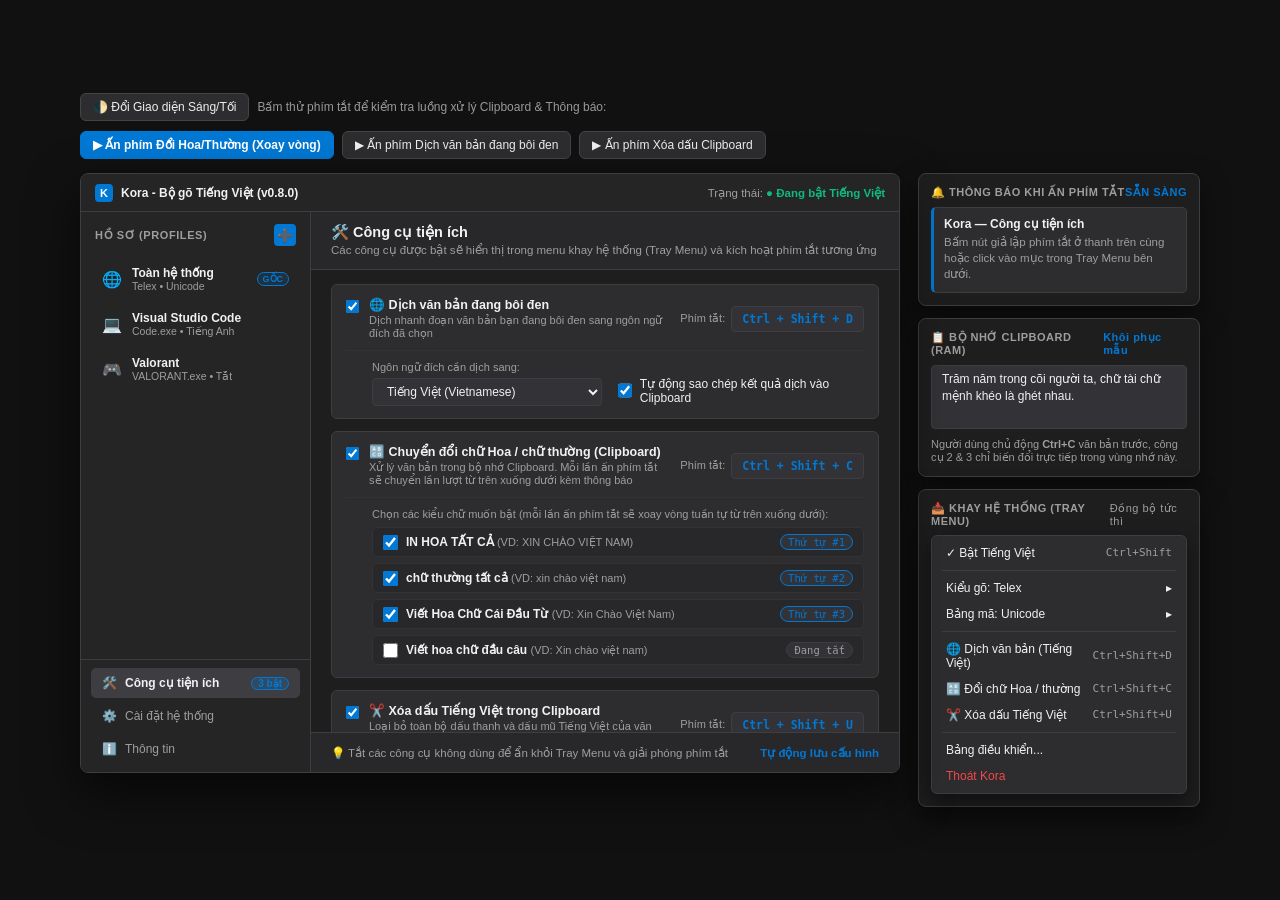
<file: mockup_tools.html>
<!DOCTYPE html>
<html lang="vi">
<head>
  <meta charset="UTF-8">
  <meta name="viewport" content="width=device-width, initial-scale=1.0">
  <title>Kora - Tab Công Cụ Tiện Ích (Mockup)</title>
  <style>
    :root {
      --bg-window: #1E1E1E;
      --bg-sidebar: #252526;
      --bg-card: #2D2D30;
      --bg-card-header: #28282B;
      --bg-input: #333337;
      --text-primary: #F1F1F1;
      --text-secondary: #9E9E9E;
      --border: #3E3E42;
      --border-subtle: #333336;
      --tab-active-bg: #3E3E42;
      --accent: #0078D4;
      --accent-hover: #1684D8;
      --success: #10B981;
      --danger: #F44747;
      --font-family: "Segoe UI Variable Text", "Segoe UI", -apple-system, BlinkMacSystemFont, sans-serif;
    }

    body.light-theme {
      --bg-window: #F8F8F8;
      --bg-sidebar: #F0F0F0;
      --bg-card: #FFFFFF;
      --bg-card-header: #FAFAFA;
      --bg-input: #FFFFFF;
      --text-primary: #1E1E1E;
      --text-secondary: #6E6E6E;
      --border: #E0E0E0;
      --border-subtle: #EAEAEA;
      --tab-active-bg: #E4E4E4;
      --accent: #0066CC;
      --accent-hover: #0078D4;
    }

    * {
      box-sizing: border-box;
      margin: 0;
      padding: 0;
      user-select: none;
    }

    body {
      background: #111;
      color: var(--text-primary);
      font-family: var(--font-family);
      font-size: 12.5px;
      display: flex;
      flex-direction: column;
      align-items: center;
      justify-content: center;
      min-height: 100vh;
      padding: 20px;
      gap: 14px;
    }

    /* Top Simulation Toolbar */
    .top-toolbar {
      width: 1120px;
      display: flex;
      justify-content: space-between;
      align-items: center;
      gap: 10px;
      flex-wrap: wrap;
    }

    .top-toolbar-left, .top-toolbar-right {
      display: flex;
      align-items: center;
      gap: 8px;
    }

    .top-toolbar button {
      background: #2D2D30;
      border: 1px solid #444;
      color: #eee;
      padding: 6px 12px;
      border-radius: 6px;
      cursor: pointer;
      font-size: 12px;
      font-weight: 500;
      transition: all 0.15s;
      display: inline-flex;
      align-items: center;
      gap: 6px;
    }

    .top-toolbar button:hover {
      border-color: var(--accent);
      color: #fff;
    }

    .top-toolbar button.btn-sim-primary {
      background: var(--accent);
      border-color: var(--accent);
      color: #fff;
      font-weight: 600;
    }

    .top-toolbar button.btn-sim-primary:hover {
      background: var(--accent-hover);
    }

    /* Workspace Container: App Window + Right Tray/Clipboard Sandbox */
    .workspace {
      display: flex;
      gap: 18px;
      align-items: flex-start;
    }

    /* Main Kora Window (820x600 matching Kora Control Panel) */
    .app-window {
      width: 820px;
      height: 600px;
      background: var(--bg-window);
      border: 1px solid var(--border);
      border-radius: 8px;
      box-shadow: 0 20px 50px rgba(0, 0, 0, 0.6);
      display: flex;
      flex-direction: column;
      overflow: hidden;
      position: relative;
    }

    /* Title Bar */
    .titlebar {
      height: 38px;
      background: var(--bg-sidebar);
      border-bottom: 1px solid var(--border);
      display: flex;
      align-items: center;
      justify-content: space-between;
      padding: 0 14px;
    }

    .titlebar-brand {
      display: flex;
      align-items: center;
      gap: 8px;
      font-weight: 600;
      font-size: 12px;
    }

    .titlebar-logo {
      width: 18px;
      height: 18px;
      background: var(--accent);
      color: white;
      border-radius: 4px;
      display: flex;
      align-items: center;
      justify-content: center;
      font-weight: bold;
      font-size: 11px;
    }

    /* Layout: 2 Columns */
    .window-body {
      flex: 1;
      display: flex;
      overflow: hidden;
    }

    /* Sidebar */
    .sidebar {
      width: 230px;
      background: var(--bg-sidebar);
      border-right: 1px solid var(--border);
      display: flex;
      flex-direction: column;
    }

    .sidebar-title {
      padding: 12px 14px 6px 14px;
      font-size: 11px;
      font-weight: 700;
      color: var(--text-secondary);
      text-transform: uppercase;
      letter-spacing: 0.6px;
      display: flex;
      justify-content: space-between;
      align-items: center;
    }

    .btn-add-profile {
      background: var(--accent);
      border: none;
      color: white;
      width: 22px;
      height: 22px;
      border-radius: 4px;
      cursor: pointer;
      display: flex;
      align-items: center;
      justify-content: center;
      font-size: 13px;
      font-weight: bold;
    }

    .profile-tree {
      flex: 1;
      overflow-y: auto;
      padding: 6px 10px;
      display: flex;
      flex-direction: column;
      gap: 3px;
    }

    .profile-item {
      display: flex;
      align-items: center;
      gap: 10px;
      padding: 7px 10px;
      border-radius: 6px;
      cursor: pointer;
      border: 1px solid transparent;
      transition: background 0.12s;
    }

    .profile-item:hover {
      background: var(--tab-active-bg);
    }

    .profile-item.active {
      background: var(--tab-active-bg);
      border-color: var(--border);
    }

    .profile-item-icon {
      font-size: 16px;
      width: 20px;
      text-align: center;
    }

    .profile-item-name {
      font-size: 12px;
      font-weight: 600;
    }

    .profile-item-desc {
      font-size: 10.5px;
      color: var(--text-secondary);
    }

    .badge-root {
      font-size: 9px;
      background: #0078D422;
      color: var(--accent);
      border: 1px solid var(--accent);
      padding: 1px 5px;
      border-radius: 10px;
      font-weight: 700;
      margin-left: auto;
    }

    /* Sidebar Footer Navigation (Tools right above System Settings) */
    .sidebar-footer {
      border-top: 1px solid var(--border);
      padding: 8px 10px;
      display: flex;
      flex-direction: column;
      gap: 3px;
    }

    .sidebar-footer-btn {
      display: flex;
      align-items: center;
      justify-content: space-between;
      padding: 7px 10px;
      border-radius: 5px;
      font-size: 12px;
      color: var(--text-secondary);
      cursor: pointer;
      border: 1px solid transparent;
      transition: all 0.12s;
    }

    .sidebar-footer-btn-left {
      display: flex;
      align-items: center;
      gap: 8px;
    }

    .sidebar-footer-btn:hover {
      color: var(--text-primary);
      background: var(--tab-active-bg);
    }

    .sidebar-footer-btn.active {
      color: var(--text-primary);
      background: var(--tab-active-bg);
      border-color: var(--border);
      font-weight: 600;
    }

    .tools-count-badge {
      font-size: 10px;
      background: rgba(0, 120, 212, 0.2);
      color: var(--accent);
      border: 1px solid var(--accent);
      padding: 0 6px;
      border-radius: 10px;
      font-weight: 700;
    }

    /* Right Main Area */
    .main-area {
      flex: 1;
      display: flex;
      flex-direction: column;
      background: var(--bg-window);
      overflow: hidden;
    }

    .profile-banner {
      padding: 12px 20px;
      border-bottom: 1px solid var(--border);
      background: var(--bg-card-header);
      display: flex;
      justify-content: space-between;
      align-items: center;
    }

    /* Content Area */
    .tab-content {
      flex: 1;
      overflow-y: auto;
      padding: 14px 20px;
      display: flex;
      flex-direction: column;
      gap: 12px;
    }

    /* Tool Cards */
    .tool-card {
      background: var(--bg-card);
      border: 1px solid var(--border);
      border-radius: 6px;
      padding: 12px 14px;
      transition: border-color 0.15s, opacity 0.15s;
    }

    .tool-card.disabled-card .tool-card-body {
      opacity: 0.42;
      pointer-events: none;
    }

    .tool-card-header {
      display: flex;
      justify-content: space-between;
      align-items: center;
      gap: 12px;
    }

    .tool-card-title-group {
      display: flex;
      align-items: flex-start;
      gap: 10px;
    }

    .tool-title {
      font-size: 12.5px;
      font-weight: 700;
      color: var(--text-primary);
      display: flex;
      align-items: center;
      gap: 6px;
    }

    .tool-desc {
      font-size: 11px;
      color: var(--text-secondary);
      margin-top: 2px;
    }

    .tool-card-body {
      margin-top: 10px;
      padding-top: 10px;
      border-top: 1px solid var(--border-subtle);
      padding-left: 26px;
      transition: opacity 0.15s;
    }

    /* Hotkey Button */
    .hotkey-group {
      display: flex;
      align-items: center;
      gap: 6px;
      flex-shrink: 0;
    }

    .hotkey-label {
      font-size: 11px;
      color: var(--text-secondary);
    }

    .btn-hotkey {
      background: var(--bg-input);
      border: 1px solid var(--border);
      color: var(--accent);
      font-family: Consolas, monospace;
      font-size: 11.5px;
      font-weight: 700;
      padding: 5px 10px;
      border-radius: 4px;
      cursor: pointer;
      min-width: 118px;
      text-align: center;
      transition: all 0.15s;
    }

    .btn-hotkey:hover:not(:disabled) {
      border-color: var(--accent);
      background: rgba(0, 120, 212, 0.12);
    }

    .btn-hotkey:disabled {
      opacity: 0.4;
      cursor: not-allowed;
      color: var(--text-secondary);
    }

    /* Form Controls */
    select, input[type="text"], textarea {
      background: var(--bg-input);
      color: var(--text-primary);
      border: 1px solid var(--border);
      padding: 5px 10px;
      border-radius: 4px;
      font-size: 12px;
      outline: none;
      font-family: inherit;
    }

    select:focus, textarea:focus {
      border-color: var(--accent);
    }

    label.check-row {
      display: flex;
      align-items: center;
      gap: 8px;
      font-size: 12px;
      cursor: pointer;
      color: var(--text-primary);
    }

    input[type="checkbox"] {
      width: 15px;
      height: 15px;
      accent-color: var(--accent);
      cursor: pointer;
    }

    /* Case Conversion Cycle List */
    .case-cycle-grid {
      display: flex;
      flex-direction: column;
      gap: 6px;
      margin-top: 6px;
    }

    .case-step-row {
      display: flex;
      align-items: center;
      justify-content: space-between;
      background: var(--bg-card-header);
      border: 1px solid var(--border-subtle);
      padding: 6px 10px;
      border-radius: 5px;
      transition: all 0.12s;
    }

    .case-step-row.active-step {
      border-color: var(--accent);
      background: rgba(0, 120, 212, 0.12);
    }

    .step-order-pill {
      font-size: 10.5px;
      font-family: Consolas, monospace;
      color: var(--text-secondary);
      background: var(--bg-input);
      border: 1px solid var(--border);
      padding: 1px 7px;
      border-radius: 10px;
    }

    .panel-footer {
      height: 40px;
      background: var(--bg-card-header);
      border-top: 1px solid var(--border);
      display: flex;
      align-items: center;
      justify-content: space-between;
      padding: 0 20px;
      font-size: 11.5px;
      color: var(--text-secondary);
    }

    /* ========================================== */
    /* RIGHT COLUMN: TRAY MENU + CLIPBOARD SANDBOX */
    /* ========================================== */
    .sandbox-column {
      width: 282px;
      display: flex;
      flex-direction: column;
      gap: 12px;
    }

    .sandbox-box {
      background: var(--bg-window);
      border: 1px solid var(--border);
      border-radius: 8px;
      padding: 12px;
      box-shadow: 0 12px 30px rgba(0, 0, 0, 0.45);
    }

    .sandbox-header {
      font-size: 11px;
      font-weight: 700;
      text-transform: uppercase;
      letter-spacing: 0.5px;
      color: var(--text-secondary);
      margin-bottom: 8px;
      display: flex;
      justify-content: space-between;
      align-items: center;
    }

    /* Simulated Toast Notification */
    .toast-notification {
      background: var(--bg-card);
      border-left: 3px solid var(--accent);
      border-top: 1px solid var(--border);
      border-right: 1px solid var(--border);
      border-bottom: 1px solid var(--border);
      border-radius: 5px;
      padding: 9px 10px;
      transition: transform 0.15s;
    }

    .toast-title {
      font-size: 12px;
      font-weight: 700;
      color: var(--text-primary);
      margin-bottom: 3px;
    }

    .toast-msg {
      font-size: 11.5px;
      color: var(--text-secondary);
      line-height: 1.4;
    }

    /* Simulated Win32 Tray Context Menu */
    .win32-tray-menu {
      background: var(--bg-card);
      border: 1px solid var(--border);
      border-radius: 6px;
      padding: 4px;
      box-shadow: 0 8px 20px rgba(0, 0, 0, 0.5);
    }

    .tray-item {
      padding: 6px 10px;
      border-radius: 4px;
      font-size: 12px;
      display: flex;
      align-items: center;
      justify-content: space-between;
      cursor: pointer;
      color: var(--text-primary);
    }

    .tray-item:hover {
      background: var(--accent);
      color: #fff;
    }

    .tray-item:hover .tray-shortcut {
      color: rgba(255, 255, 255, 0.85);
    }

    .tray-shortcut {
      font-size: 11px;
      color: var(--text-secondary);
      font-family: Consolas, monospace;
    }

    .tray-sep {
      height: 1px;
      background: var(--border);
      margin: 4px 6px;
    }

    /* Hotkey Modal Dialog */
    .modal-backdrop {
      position: absolute;
      inset: 0;
      background: rgba(0, 0, 0, 0.65);
      backdrop-filter: blur(2px);
      display: none;
      align-items: center;
      justify-content: center;
      z-index: 100;
    }

    .modal-window {
      width: 380px;
      background: var(--bg-window);
      border: 1px solid var(--border);
      border-radius: 8px;
      padding: 16px;
      box-shadow: 0 20px 50px rgba(0, 0, 0, 0.7);
    }

    .btn {
      background: var(--bg-input);
      color: var(--text-primary);
      border: 1px solid var(--border);
      padding: 5px 12px;
      border-radius: 4px;
      cursor: pointer;
      font-size: 12px;
    }

    .btn-primary {
      background: var(--accent);
      border-color: var(--accent);
      color: #fff;
      font-weight: 600;
    }
  </style>
</head>
<body>

  <!-- Top Toolbar for Interactive Demo -->
  <div class="top-toolbar">
    <div class="top-toolbar-left">
      <button onclick="toggleTheme()">🌓 Đổi Giao diện Sáng/Tối</button>
      <span style="color:#999; font-size:12px;">Bấm thử phím tắt để kiểm tra luồng xử lý Clipboard & Thông báo:</span>
    </div>
    <div class="top-toolbar-right">
      <button class="btn-sim-primary" onclick="triggerCaseCycle()">
        ▶ Ấn phím Đổi Hoa/Thường (Xoay vòng)
      </button>
      <button onclick="triggerTranslate()">
        ▶ Ấn phím Dịch văn bản đang bôi đen
      </button>
      <button onclick="triggerStripAccents()">
        ▶ Ấn phím Xóa dấu Clipboard
      </button>
    </div>
  </div>

  <div class="workspace">
    <!-- KORA CONTROL PANEL WINDOW -->
    <div class="app-window">
      <!-- Titlebar -->
      <div class="titlebar">
        <div class="titlebar-brand">
          <div class="titlebar-logo">K</div>
          <span>Kora - Bộ gõ Tiếng Việt (v0.8.0)</span>
        </div>
        <div style="font-size: 11.5px; color: var(--text-secondary);">
          Trạng thái: <b style="color:var(--success)">● Đang bật Tiếng Việt</b>
        </div>
      </div>

      <!-- Window Body -->
      <div class="window-body">
        <!-- Sidebar -->
        <div class="sidebar">
          <div class="sidebar-title">
            <span>HỒ SƠ (PROFILES)</span>
            <button class="btn-add-profile" title="Thêm Profile Mới">➕</button>
          </div>

          <div class="profile-tree">
            <div class="profile-item" onclick="switchView('profile')">
              <div class="profile-item-icon">🌐</div>
              <div style="overflow:hidden;">
                <div class="profile-item-name">Toàn hệ thống</div>
                <div class="profile-item-desc">Telex • Unicode</div>
              </div>
              <span class="badge-root">GỐC</span>
            </div>

            <div class="profile-item" onclick="switchView('profile')">
              <div class="profile-item-icon">💻</div>
              <div style="overflow:hidden;">
                <div class="profile-item-name">Visual Studio Code</div>
                <div class="profile-item-desc">Code.exe • Tiếng Anh</div>
              </div>
            </div>

            <div class="profile-item" onclick="switchView('profile')">
              <div class="profile-item-icon">🎮</div>
              <div style="overflow:hidden;">
                <div class="profile-item-name">Valorant</div>
                <div class="profile-item-desc">VALORANT.exe • Tắt</div>
              </div>
            </div>
          </div>

          <!-- Sidebar Footer: NEW "Công cụ" button placed right above "Cài đặt hệ thống" -->
          <div class="sidebar-footer">
            <div class="sidebar-footer-btn active" id="navTools" onclick="switchView('tools')">
              <div class="sidebar-footer-btn-left">
                <span>🛠️</span>
                <span>Công cụ tiện ích</span>
              </div>
              <span class="tools-count-badge" id="badgeToolsCount">3 bật</span>
            </div>

            <div class="sidebar-footer-btn" id="navSystem" onclick="switchView('system')">
              <div class="sidebar-footer-btn-left">
                <span>⚙️</span>
                <span>Cài đặt hệ thống</span>
              </div>
            </div>

            <div class="sidebar-footer-btn" id="navAbout" onclick="switchView('about')">
              <div class="sidebar-footer-btn-left">
                <span>ℹ️</span>
                <span>Thông tin</span>
              </div>
            </div>
          </div>
        </div>

        <!-- Right Main Area -->
        <div class="main-area">
          <!-- Banner -->
          <div class="profile-banner">
            <div>
              <h2 id="bannerTitle" style="font-size: 14.5px; font-weight: 700;">🛠️ Công cụ tiện ích</h2>
              <p id="bannerSub" style="font-size: 11.5px; color: var(--text-secondary); margin-top: 2px;">
                Các công cụ được bật sẽ hiển thị trong menu khay hệ thống (Tray Menu) và kích hoạt phím tắt tương ứng
              </p>
            </div>
          </div>

          <!-- TOOLS TAB CONTENT -->
          <div class="tab-content" id="viewTools">
            <!-- CARD 1: DỊCH VĂN BẢN ĐANG BÔI ĐEN -->
            <div class="tool-card" id="cardTranslate">
              <div class="tool-card-header">
                <div class="tool-card-title-group">
                  <input type="checkbox" id="chkTranslate" checked onchange="syncToolsState()" style="margin-top:2px;">
                  <div>
                    <label for="chkTranslate" class="tool-title" style="cursor:pointer;">
                      🌐 Dịch văn bản đang bôi đen
                    </label>
                    <div class="tool-desc">
                      Dịch nhanh đoạn văn bản bạn đang bôi đen sang ngôn ngữ đích đã chọn
                    </div>
                  </div>
                </div>

                <div class="hotkey-group">
                  <span class="hotkey-label">Phím tắt:</span>
                  <button class="btn-hotkey" id="btnHkTranslate" onclick="openHotkeyModal('translate')">
                    Ctrl + Shift + D
                  </button>
                </div>
              </div>

              <div class="tool-card-body">
                <div style="display:grid; grid-template-columns: 230px 1fr; gap: 16px; align-items: center;">
                  <div>
                    <label style="display:block; font-size:11px; color:var(--text-secondary); margin-bottom:4px;">
                      Ngôn ngữ đích cần dịch sang:
                    </label>
                    <select id="selTargetLang" onchange="syncToolsState()" style="width:100%;">
                      <option value="Tiếng Việt">Tiếng Việt (Vietnamese)</option>
                      <option value="Tiếng Anh">Tiếng Anh (English)</option>
                      <option value="Tự động (Việt ↔ Anh)">Tự động phát hiện (Việt ↔ Anh)</option>
                      <option value="Tiếng Nhật">Tiếng Nhật (日本語)</option>
                      <option value="Tiếng Hàn">Tiếng Hàn (한국어)</option>
                      <option value="Tiếng Trung">Tiếng Trung (中文)</option>
                    </select>
                  </div>

                  <div style="padding-top: 14px;">
                    <label class="check-row">
                      <input type="checkbox" id="chkTranslateAutoCopy" checked onchange="syncToolsState()">
                      <span>Tự động sao chép kết quả dịch vào Clipboard</span>
                    </label>
                  </div>
                </div>
              </div>
            </div>

            <!-- CARD 2: CHUYỂN ĐỔI CHỮ HOA / CHỮ THƯỜNG TRONG CLIPBOARD -->
            <div class="tool-card" id="cardCase">
              <div class="tool-card-header">
                <div class="tool-card-title-group">
                  <input type="checkbox" id="chkCase" checked onchange="syncToolsState()" style="margin-top:2px;">
                  <div>
                    <label for="chkCase" class="tool-title" style="cursor:pointer;">
                      🔠 Chuyển đổi chữ Hoa / chữ thường (Clipboard)
                    </label>
                    <div class="tool-desc">
                      Xử lý văn bản trong bộ nhớ Clipboard. Mỗi lần ấn phím tắt sẽ chuyển lần lượt từ trên xuống dưới kèm thông báo
                    </div>
                  </div>
                </div>

                <div class="hotkey-group">
                  <span class="hotkey-label">Phím tắt:</span>
                  <button class="btn-hotkey" id="btnHkCase" onclick="openHotkeyModal('case')">
                    Ctrl + Shift + C
                  </button>
                </div>
              </div>

              <div class="tool-card-body">
                <div style="font-size:11px; color:var(--text-secondary); margin-bottom:6px;">
                  Chọn các kiểu chữ muốn bật (mỗi lần ấn phím tắt sẽ xoay vòng tuần tự từ trên xuống dưới):
                </div>

                <div class="case-cycle-grid" id="caseCycleList">
                  <div class="case-step-row" id="stepRow0">
                    <label class="check-row">
                      <input type="checkbox" class="case-sub-opt" checked data-mode="upper" data-name="IN HOA TẤT CẢ" onchange="syncToolsState()">
                      <span><b>IN HOA TẤT CẢ</b> <span style="color:var(--text-secondary); font-size:11px;">(VD: XIN CHÀO VIỆT NAM)</span></span>
                    </label>
                    <span class="step-order-pill" id="pillOrder0">Thứ tự #1</span>
                  </div>

                  <div class="case-step-row" id="stepRow1">
                    <label class="check-row">
                      <input type="checkbox" class="case-sub-opt" checked data-mode="lower" data-name="chữ thường tất cả" onchange="syncToolsState()">
                      <span><b>chữ thường tất cả</b> <span style="color:var(--text-secondary); font-size:11px;">(VD: xin chào việt nam)</span></span>
                    </label>
                    <span class="step-order-pill" id="pillOrder1">Thứ tự #2</span>
                  </div>

                  <div class="case-step-row" id="stepRow2">
                    <label class="check-row">
                      <input type="checkbox" class="case-sub-opt" checked data-mode="title" data-name="Viết Hoa Chữ Cái Đầu Từ" onchange="syncToolsState()">
                      <span><b>Viết Hoa Chữ Cái Đầu Từ</b> <span style="color:var(--text-secondary); font-size:11px;">(VD: Xin Chào Việt Nam)</span></span>
                    </label>
                    <span class="step-order-pill" id="pillOrder2">Thứ tự #3</span>
                  </div>

                  <div class="case-step-row" id="stepRow3">
                    <label class="check-row">
                      <input type="checkbox" class="case-sub-opt" data-mode="sentence" data-name="Viết hoa chữ đầu câu" onchange="syncToolsState()">
                      <span><b>Viết hoa chữ đầu câu</b> <span style="color:var(--text-secondary); font-size:11px;">(VD: Xin chào việt nam)</span></span>
                    </label>
                    <span class="step-order-pill" id="pillOrder3">Đang tắt</span>
                  </div>
                </div>
              </div>
            </div>

            <!-- CARD 3: XÓA DẤU TIẾNG VIỆT TRONG CLIPBOARD -->
            <div class="tool-card" id="cardStrip">
              <div class="tool-card-header">
                <div class="tool-card-title-group">
                  <input type="checkbox" id="chkStrip" checked onchange="syncToolsState()" style="margin-top:2px;">
                  <div>
                    <label for="chkStrip" class="tool-title" style="cursor:pointer;">
                      ✂️ Xóa dấu Tiếng Việt trong Clipboard
                    </label>
                    <div class="tool-desc">
                      Loại bỏ toàn bộ dấu thanh và dấu mũ Tiếng Việt của văn bản đang lưu trong bộ nhớ Clipboard
                    </div>
                  </div>
                </div>

                <div class="hotkey-group">
                  <span class="hotkey-label">Phím tắt:</span>
                  <button class="btn-hotkey" id="btnHkStrip" onclick="openHotkeyModal('strip')">
                    Ctrl + Shift + U
                  </button>
                </div>
              </div>
            </div>
          </div>

          <!-- Footer -->
          <div class="panel-footer">
            <span>💡 Tắt các công cụ không dùng để ẩn khỏi Tray Menu và giải phóng phím tắt</span>
            <span style="color:var(--accent); font-weight:600;">Tự động lưu cấu hình</span>
          </div>
        </div>
      </div>

      <!-- HOTKEY CAPTURE DIALOG MODAL -->
      <div class="modal-backdrop" id="hotkeyModal">
        <div class="modal-window">
          <div style="font-size:13.5px; font-weight:700; margin-bottom:6px;">⌨️ Chọn tổ hợp phím tắt mới</div>
          <div style="font-size:11.5px; color:var(--text-secondary); margin-bottom:12px;">
            Nhấn tổ hợp phím trên bàn phím của bạn (ví dụ: Ctrl + Shift + C, Alt + Q...)
          </div>
          <div id="hotkeyPreviewBox" tabindex="0" style="height:44px; background:var(--bg-input); border:2px dashed var(--accent); border-radius:6px; display:flex; align-items:center; justify-content:center; font-family:Consolas, monospace; font-size:14px; font-weight:bold; color:var(--accent); margin-bottom:14px;">
            Ctrl + Shift + C
          </div>
          <div style="display:flex; justify-content:flex-end; gap:8px;">
            <button class="btn" onclick="closeHotkeyModal()">Hủy</button>
            <button class="btn btn-primary" onclick="saveHotkeyModal()">Lưu phím tắt</button>
          </div>
        </div>
      </div>
    </div>

    <!-- RIGHT SANDBOX: LIVE SYSTEM NOTIFICATION, CLIPBOARD & TRAY MENU -->
    <div class="sandbox-column">
      <!-- 1. Simulated System Notification -->
      <div class="sandbox-box">
        <div class="sandbox-header">
          <span>🔔 Thông báo khi ấn phím tắt</span>
          <span id="badgeToastStep" style="color:var(--accent);">Sẵn sàng</span>
        </div>
        <div class="toast-notification" id="toastBox">
          <div class="toast-title" id="toastTitle">Kora — Công cụ tiện ích</div>
          <div class="toast-msg" id="toastMsg">
            Bấm nút giả lập phím tắt ở thanh trên cùng hoặc click vào mục trong Tray Menu bên dưới.
          </div>
        </div>
      </div>

      <!-- 2. Simulated Clipboard Memory -->
      <div class="sandbox-box">
        <div class="sandbox-header">
          <span>📋 Bộ nhớ Clipboard (RAM)</span>
          <span style="color:var(--accent); cursor:pointer; text-transform:none;" onclick="resetClipboardSample()">Khôi phục mẫu</span>
        </div>
        <textarea id="txtClipboard" rows="3" style="width:100%; resize:none; line-height:1.45;">Trăm năm trong cõi người ta, chữ tài chữ mệnh khéo là ghét nhau.</textarea>
        <div style="font-size:11px; color:var(--text-secondary); margin-top:6px;">
          Người dùng chủ động <b>Ctrl+C</b> văn bản trước, công cụ 2 &amp; 3 chỉ biến đổi trực tiếp trong vùng nhớ này.
        </div>
      </div>

      <!-- 3. Simulated Tray Context Menu -->
      <div class="sandbox-box">
        <div class="sandbox-header">
          <span>📥 Khay hệ thống (Tray Menu)</span>
          <span style="text-transform:none; font-weight:normal;">Đồng bộ tức thì</span>
        </div>

        <div class="win32-tray-menu">
          <div class="tray-item">
            <span>✓ Bật Tiếng Việt</span>
            <span class="tray-shortcut">Ctrl+Shift</span>
          </div>
          <div class="tray-sep"></div>
          <div class="tray-item">
            <span>Kiểu gõ: Telex</span>
            <span>▸</span>
          </div>
          <div class="tray-item">
            <span>Bảng mã: Unicode</span>
            <span>▸</span>
          </div>

          <!-- Dynamic Tools Section in Tray Menu -->
          <div id="trayToolsContainer">
            <div class="tray-sep"></div>
            <div class="tray-item" id="trayItemTranslate" onclick="triggerTranslate()">
              <span>🌐 Dịch văn bản (<span id="trayTargetLang">Tiếng Việt</span>)</span>
              <span class="tray-shortcut" id="trayHkTranslate">Ctrl+Shift+D</span>
            </div>
            <div class="tray-item" id="trayItemCase" onclick="triggerCaseCycle()">
              <span>🔠 Đổi chữ Hoa / thường</span>
              <span class="tray-shortcut" id="trayHkCase">Ctrl+Shift+C</span>
            </div>
            <div class="tray-item" id="trayItemStrip" onclick="triggerStripAccents()">
              <span>✂️ Xóa dấu Tiếng Việt</span>
              <span class="tray-shortcut" id="trayHkStrip">Ctrl+Shift+U</span>
            </div>
          </div>

          <div class="tray-sep"></div>
          <div class="tray-item">
            <span>Bảng điều khiển...</span>
          </div>
          <div class="tray-item" style="color:var(--danger);">
            <span>Thoát Kora</span>
          </div>
        </div>
      </div>
    </div>
  </div>

  <script>
    let currentCaseStepIdx = 0;
    let editingHotkeyTarget = null;
    let capturedHotkeyText = '';

    function toggleTheme() {
      document.body.classList.toggle('light-theme');
    }

    function syncToolsState() {
      const trOn = document.getElementById('chkTranslate').checked;
      const caseOn = document.getElementById('chkCase').checked;
      const stripOn = document.getElementById('chkStrip').checked;
      const targetLang = document.getElementById('selTargetLang').value;

      // Toggle card states & hotkey buttons
      document.getElementById('cardTranslate').classList.toggle('disabled-card', !trOn);
      document.getElementById('btnHkTranslate').disabled = !trOn;

      document.getElementById('cardCase').classList.toggle('disabled-card', !caseOn);
      document.getElementById('btnHkCase').disabled = !caseOn;

      document.getElementById('cardStrip').classList.toggle('disabled-card', !stripOn);
      document.getElementById('btnHkStrip').disabled = !stripOn;

      // Update Sidebar active tools count badge
      const activeCount = (trOn ? 1 : 0) + (caseOn ? 1 : 0) + (stripOn ? 1 : 0);
      document.getElementById('badgeToolsCount').innerText = activeCount + ' bật';

      // Update step order pills for Case Conversion (top-to-bottom sequence)
      const subOpts = Array.from(document.querySelectorAll('.case-sub-opt'));
      let orderCounter = 1;
      subOpts.forEach((chk, idx) => {
        const pill = document.getElementById('pillOrder' + idx);
        if (chk.checked) {
          pill.innerText = 'Thứ tự #' + orderCounter++;
          pill.style.color = 'var(--accent)';
          pill.style.borderColor = 'var(--accent)';
        } else {
          pill.innerText = 'Đang tắt';
          pill.style.color = 'var(--text-secondary)';
          pill.style.borderColor = 'var(--border)';
          document.getElementById('stepRow' + idx).classList.remove('active-step');
        }
      });
      currentCaseStepIdx = 0;

      // Sync Tray Menu items visibility
      document.getElementById('trayItemTranslate').style.display = trOn ? 'flex' : 'none';
      document.getElementById('trayItemCase').style.display = caseOn ? 'flex' : 'none';
      document.getElementById('trayItemStrip').style.display = stripOn ? 'flex' : 'none';
      document.getElementById('trayTargetLang').innerText = targetLang;
      document.getElementById('trayToolsContainer').style.display = activeCount > 0 ? 'block' : 'none';
    }

    function showToast(title, msg, badge) {
      document.getElementById('toastTitle').innerText = title;
      document.getElementById('toastMsg').innerText = msg;
      document.getElementById('badgeToastStep').innerText = badge;
      const box = document.getElementById('toastBox');
      box.style.transform = 'scale(1.02)';
      setTimeout(() => { box.style.transform = 'scale(1)'; }, 140);
    }

    function toTitleCase(str) {
      return str.toLowerCase().replace(/(?:^|\s)\S/g, a => a.toUpperCase());
    }

    function toSentenceCase(str) {
      const lower = str.toLowerCase();
      return lower.replace(/(^\s*\S|[.!?]\s+\S)/g, a => a.toUpperCase());
    }

    function triggerCaseCycle() {
      if (!document.getElementById('chkCase').checked) {
        showToast('⚠️ Công cụ đang TẮT', 'Hãy tích bật "Chuyển đổi chữ Hoa / chữ thường" trước.', 'Đã tắt');
        return;
      }

      const allSubOpts = Array.from(document.querySelectorAll('.case-sub-opt'));
      const enabledList = allSubOpts
        .map((el, domIndex) => ({ el, domIndex, mode: el.dataset.mode, name: el.dataset.name }))
        .filter(item => item.el.checked);

      if (enabledList.length === 0) {
        showToast('⚠️ Chưa chọn kiểu chữ nào', 'Hãy tích chọn ít nhất 1 kiểu chữ trong danh sách để xoay vòng.', 'Chú ý');
        return;
      }

      const stepNumber = (currentCaseStepIdx % enabledList.length) + 1;
      const item = enabledList[currentCaseStepIdx % enabledList.length];
      currentCaseStepIdx = (currentCaseStepIdx + 1) % enabledList.length;

      // Highlight current row in UI
      allSubOpts.forEach((_, idx) => {
        document.getElementById('stepRow' + idx).classList.toggle('active-step', idx === item.domIndex);
      });

      // Transform Clipboard text in memory
      const clip = document.getElementById('txtClipboard');
      const src = clip.value;
      if (item.mode === 'upper') clip.value = src.toUpperCase();
      else if (item.mode === 'lower') clip.value = src.toLowerCase();
      else if (item.mode === 'title') clip.value = toTitleCase(src);
      else if (item.mode === 'sentence') clip.value = toSentenceCase(src);

      showToast(
        '🔠 Đã đổi sang: ' + item.name,
        `Clipboard đã chuyển sang kiểu "${item.name}" (Bước ${stepNumber}/${enabledList.length}). Bạn có thể Ctrl+V để dán ngay.`,
        `Bước ${stepNumber}/${enabledList.length}`
      );
    }

    function removeVietnameseTones(str) {
      return str
        .normalize('NFD')
        .replace(/[\u0300-\u036f]/g, '')
        .replace(/đ/g, 'd')
        .replace(/Đ/g, 'D');
    }

    function triggerStripAccents() {
      if (!document.getElementById('chkStrip').checked) {
        showToast('⚠️ Công cụ đang TẮT', 'Hãy tích bật "Xóa dấu Tiếng Việt trong Clipboard" trước.', 'Đã tắt');
        return;
      }
      const clip = document.getElementById('txtClipboard');
      clip.value = removeVietnameseTones(clip.value);
      showToast(
        '✂️ Đã xóa dấu Tiếng Việt trong Clipboard',
        'Văn bản trong bộ nhớ Clipboard đã được loại bỏ dấu. Bạn có thể Ctrl+V để dán.',
        'Không dấu'
      );
    }

    function triggerTranslate() {
      if (!document.getElementById('chkTranslate').checked) {
        showToast('⚠️ Công cụ đang TẮT', 'Hãy tích bật "Dịch văn bản đang bôi đen" trước.', 'Đã tắt');
        return;
      }
      const targetLang = document.getElementById('selTargetLang').value;
      const autoCopy = document.getElementById('chkTranslateAutoCopy').checked;

      const translatedSample = targetLang === 'Tiếng Anh'
        ? 'A hundred years in this human realm, talent and destiny are ironically poised against each other.'
        : `[Bản dịch sang ${targetLang}]: Trăm năm trong cõi người ta, chữ tài chữ mệnh khéo là ghét nhau.`;

      if (autoCopy) {
        document.getElementById('txtClipboard').value = translatedSample;
      }

      showToast(
        `🌐 Dịch sang ${targetLang}` + (autoCopy ? ' (Đã copy vào Clipboard)' : ''),
        translatedSample,
        'Đã dịch'
      );
    }

    function resetClipboardSample() {
      document.getElementById('txtClipboard').value = 'Trăm năm trong cõi người ta, chữ tài chữ mệnh khéo là ghét nhau.';
      currentCaseStepIdx = 0;
      document.querySelectorAll('.case-step-row').forEach(r => r.classList.remove('active-step'));
    }

    function openHotkeyModal(target) {
      editingHotkeyTarget = target;
      const btnId = target === 'translate' ? 'btnHkTranslate' : (target === 'case' ? 'btnHkCase' : 'btnHkStrip');
      capturedHotkeyText = document.getElementById(btnId).innerText.trim();
      document.getElementById('hotkeyPreviewBox').innerText = capturedHotkeyText;
      document.getElementById('hotkeyModal').style.display = 'flex';
    }

    function closeHotkeyModal() {
      document.getElementById('hotkeyModal').style.display = 'none';
      editingHotkeyTarget = null;
    }

    function saveHotkeyModal() {
      if (!editingHotkeyTarget) return;
      const btnId = editingHotkeyTarget === 'translate' ? 'btnHkTranslate' : (editingHotkeyTarget === 'case' ? 'btnHkCase' : 'btnHkStrip');
      const trayId = editingHotkeyTarget === 'translate' ? 'trayHkTranslate' : (editingHotkeyTarget === 'case' ? 'trayHkCase' : 'trayHkStrip');
      document.getElementById(btnId).innerText = capturedHotkeyText;
      document.getElementById(trayId).innerText = capturedHotkeyText.replace(/\s+/g, '');
      closeHotkeyModal();
    }

    window.addEventListener('keydown', e => {
      if (!editingHotkeyTarget) return;
      e.preventDefault();
      const parts = [];
      if (e.ctrlKey) parts.push('Ctrl');
      if (e.altKey) parts.push('Alt');
      if (e.shiftKey) parts.push('Shift');
      const key = e.key.toUpperCase();
      if (!['CONTROL', 'SHIFT', 'ALT', 'META'].includes(key)) {
        parts.push(key === ' ' ? 'Space' : key);
      }
      if (parts.length > 0) {
        capturedHotkeyText = parts.join(' + ');
        document.getElementById('hotkeyPreviewBox').innerText = capturedHotkeyText;
      }
    });

    function switchView(view) {
      document.querySelectorAll('.sidebar-footer-btn').forEach(b => b.classList.remove('active'));
      if (view === 'tools') {
        document.getElementById('navTools').classList.add('active');
      } else {
        document.getElementById('navTools').classList.add('active');
        showToast('💡 Đang ở bản Mockup Tab Công Cụ', 'Bản thiết kế này tập trung mô phỏng chi tiết Tab "Công cụ tiện ích" mới.', 'Mockup');
      }
    }

    syncToolsState();
  </script>
</body>
</html>
</file>
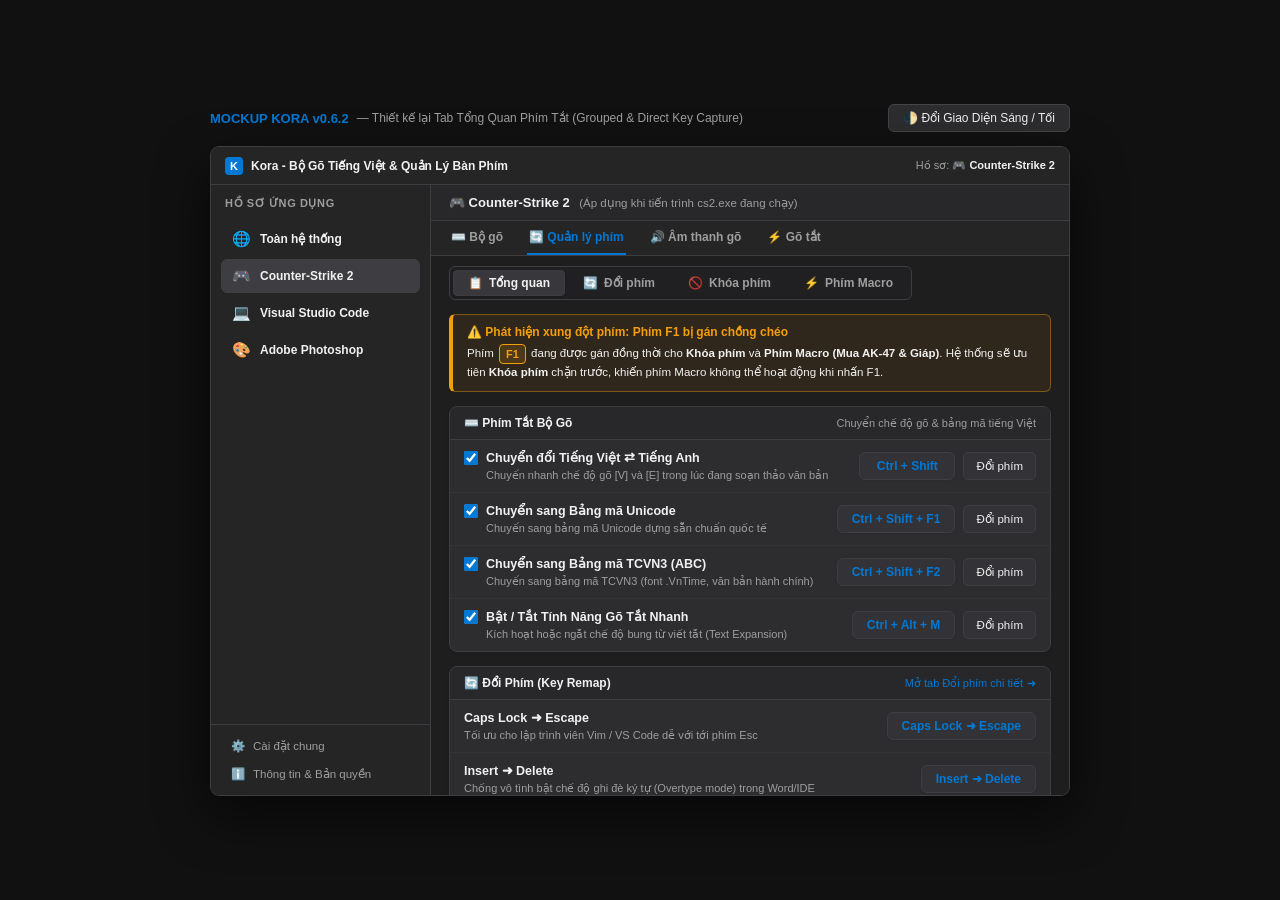
<file: mockups/mockup_overview_shortcuts.html>
<!DOCTYPE html>
<html lang="vi">
<head>
  <meta charset="UTF-8">
  <meta name="viewport" content="width=device-width, initial-scale=1.0">
  <title>Kora - Tab Tổng Quan Phím Tắt & Đổi Phím Trực Tiếp (Grouped View)</title>
  <style>
    :root {
      color-scheme: dark;
      --bg-window: #1E1E1E;
      --bg-sidebar: #252526;
      --bg-card: #2D2D30;
      --bg-card-header: #28282B;
      --bg-input: #333337;
      --text-primary: #F1F1F1;
      --text-secondary: #9E9E9E;
      --border: #3E3E42;
      --border-subtle: #333336;
      --tab-active-bg: #3E3E42;
      --tab-track-bg: #202022;
      --tab-pill-active: #38383C;
      --accent: #0078D4;
      --accent-hover: #1684D8;
      --accent-glow: rgba(0, 120, 212, 0.4);
      --accent-subtle: rgba(0, 120, 212, 0.15);
      --success: #10B981;
      --success-subtle: rgba(16, 185, 129, 0.15);
      --danger: #F44747;
      --danger-subtle: rgba(244, 71, 71, 0.15);
      --warning: #F59E0B;
      --warning-subtle: rgba(245, 158, 11, 0.15);
      --purple: #8B5CF6;
      --purple-subtle: rgba(139, 92, 246, 0.15);
      --key-bg: #242427;
      --key-border: #4A4A50;
      --key-shadow: rgba(0, 0, 0, 0.35);
      --font-family: "Segoe UI Variable Text", "Segoe UI", -apple-system, BlinkMacSystemFont, sans-serif;
    }

    body.light-theme {
      color-scheme: light;
      --bg-window: #F8F8F8;
      --bg-sidebar: #F0F0F0;
      --bg-card: #FFFFFF;
      --bg-card-header: #FAFAFA;
      --bg-input: #FFFFFF;
      --text-primary: #1E1E1E;
      --text-secondary: #6E6E6E;
      --border: #E0E0E0;
      --border-subtle: #EAEAEA;
      --tab-active-bg: #E4E4E4;
      --tab-track-bg: #E8E8E8;
      --tab-pill-active: #FFFFFF;
      --accent: #0066CC;
      --accent-hover: #0078D4;
      --accent-glow: rgba(0, 102, 204, 0.25);
      --accent-subtle: rgba(0, 102, 204, 0.1);
      --success: #059669;
      --danger: #DC2626;
      --warning: #D97706;
      --purple: #7C3AED;
      --key-bg: #F4F4F6;
      --key-border: #D1D5DB;
      --key-shadow: rgba(0, 0, 0, 0.1);
    }

    * {
      box-sizing: border-box;
      margin: 0;
      padding: 0;
      user-select: none;
    }

    body {
      background: #111;
      color: var(--text-primary);
      font-family: var(--font-family);
      font-size: 12.5px;
      display: flex;
      flex-direction: column;
      align-items: center;
      justify-content: center;
      min-height: 100vh;
      padding: 20px;
      gap: 14px;
    }

    /* Top Toolbar */
    .top-toolbar {
      width: 860px;
      display: flex;
      justify-content: space-between;
      align-items: center;
      gap: 12px;
    }

    .top-toolbar button {
      background: #2D2D30;
      border: 1px solid #444;
      color: #eee;
      padding: 6px 14px;
      border-radius: 6px;
      cursor: pointer;
      font-size: 12px;
      font-weight: 500;
      transition: all 0.15s;
      display: inline-flex;
      align-items: center;
      gap: 6px;
    }

    .top-toolbar button:hover {
      border-color: var(--accent);
      color: #fff;
    }

    /* Main Window */
    .app-window {
      width: 860px;
      height: 650px;
      background: var(--bg-window);
      border: 1px solid var(--border);
      border-radius: 9px;
      box-shadow: 0 20px 50px rgba(0, 0, 0, 0.6);
      display: flex;
      flex-direction: column;
      overflow: hidden;
      position: relative;
    }

    /* Title Bar */
    .titlebar {
      height: 38px;
      background: var(--bg-sidebar);
      border-bottom: 1px solid var(--border);
      display: flex;
      align-items: center;
      justify-content: space-between;
      padding: 0 14px;
    }

    .titlebar-brand {
      display: flex;
      align-items: center;
      gap: 8px;
      font-weight: 600;
      font-size: 12px;
    }

    .titlebar-logo {
      width: 18px;
      height: 18px;
      background: var(--accent);
      color: white;
      border-radius: 4px;
      display: flex;
      align-items: center;
      justify-content: center;
      font-weight: bold;
      font-size: 11px;
    }

    /* Window Body Layout */
    .window-body {
      flex: 1;
      display: flex;
      overflow: hidden;
      min-height: 0;
    }

    /* Left Sidebar */
    .sidebar {
      width: 220px;
      background: var(--bg-sidebar);
      border-right: 1px solid var(--border);
      display: flex;
      flex-direction: column;
    }

    .sidebar-title {
      padding: 12px 14px 6px 14px;
      font-size: 11px;
      font-weight: 700;
      color: var(--text-secondary);
      text-transform: uppercase;
      letter-spacing: 0.6px;
    }

    .profile-tree {
      flex: 1;
      overflow-y: auto;
      padding: 6px 10px;
      display: flex;
      flex-direction: column;
      gap: 3px;
    }

    .profile-item {
      display: flex;
      align-items: center;
      gap: 10px;
      padding: 7px 10px;
      border-radius: 6px;
      cursor: pointer;
      border: 1px solid transparent;
      transition: background 0.12s;
    }

    .profile-item:hover {
      background: var(--tab-active-bg);
    }

    .profile-item.active {
      background: var(--tab-active-bg);
      border-color: var(--border);
    }

    .profile-item-icon {
      font-size: 15px;
      width: 18px;
      text-align: center;
    }

    .profile-item-name {
      font-size: 12px;
      font-weight: 600;
      white-space: nowrap;
      overflow: hidden;
      text-overflow: ellipsis;
    }

    .sidebar-footer {
      border-top: 1px solid var(--border);
      padding: 8px 10px;
      display: flex;
      flex-direction: column;
      gap: 2px;
    }

    .sidebar-footer-btn {
      display: flex;
      align-items: center;
      gap: 8px;
      padding: 6px 10px;
      border-radius: 5px;
      font-size: 11.5px;
      color: var(--text-secondary);
      cursor: pointer;
    }

    .sidebar-footer-btn:hover {
      color: var(--text-primary);
      background: var(--tab-active-bg);
    }

    /* Right Main Area */
    .main-area {
      flex: 1;
      display: flex;
      flex-direction: column;
      background: var(--bg-window);
      overflow: hidden;
      min-height: 0;
    }

    /* Profile Banner */
    .profile-banner {
      padding: 10px 18px;
      border-bottom: 1px solid var(--border);
      background: var(--bg-card-header);
      display: flex;
      justify-content: space-between;
      align-items: center;
      flex-shrink: 0;
    }

    /* Main Navigation Tabs (Cấp 1) */
    .main-nav-tabs {
      display: flex;
      padding: 0 18px;
      background: var(--bg-sidebar);
      border-bottom: 1px solid var(--border);
      gap: 22px;
      flex-shrink: 0;
    }

    .main-nav-tab {
      padding: 9px 2px;
      font-size: 12px;
      font-weight: 600;
      color: var(--text-secondary);
      cursor: pointer;
      border-bottom: 2px solid transparent;
      transition: all 0.15s;
    }

    .main-nav-tab:hover {
      color: var(--text-primary);
    }

    .main-nav-tab.active {
      color: var(--accent);
      border-bottom-color: var(--accent);
    }

    /* Sub-Tabs Bar: Quản lý phím (Cấp 2) */
    .subtabs-bar-container {
      padding: 10px 18px 8px 18px;
      display: flex;
      align-items: center;
      justify-content: space-between;
      gap: 12px;
      flex-shrink: 0;
    }

    .segmented-tabs {
      display: inline-flex;
      background: var(--tab-track-bg);
      border: 1px solid var(--border);
      border-radius: 6px;
      padding: 3px;
      gap: 3px;
    }

    .segmented-tab-btn {
      padding: 5px 14px;
      font-size: 12px;
      font-weight: 600;
      border-radius: 4px;
      background: transparent;
      border: 1px solid transparent;
      color: var(--text-secondary);
      cursor: pointer;
      display: inline-flex;
      align-items: center;
      gap: 6px;
      transition: all 0.12s;
    }

    .segmented-tab-btn:hover {
      color: var(--text-primary);
      background: rgba(255, 255, 255, 0.05);
    }

    .segmented-tab-btn.active {
      background: var(--tab-pill-active);
      color: var(--text-primary);
      border-color: var(--border);
      box-shadow: 0 1px 3px rgba(0, 0, 0, 0.2);
    }

    /* Overview Content Area (Scrollable Grouped Cards) */
    .overview-scroll-area {
      flex: 1;
      min-height: 0;
      padding: 6px 18px 18px 18px;
      overflow-y: auto;
      overflow-x: hidden;
      display: flex;
      flex-direction: column;
      gap: 14px;
    }

    /* Custom Scrollbar for Smooth & Clean Scrolling */
    .overview-scroll-area::-webkit-scrollbar {
      width: 7px;
    }
    .overview-scroll-area::-webkit-scrollbar-track {
      background: transparent;
    }
    .overview-scroll-area::-webkit-scrollbar-thumb {
      background: var(--border);
      border-radius: 4px;
    }
    .overview-scroll-area::-webkit-scrollbar-thumb:hover {
      background: var(--text-secondary);
    }

    /* Group Card */
    .shortcut-group-card {
      background: var(--bg-card);
      border: 1px solid var(--border);
      border-radius: 8px;
      overflow: hidden;
      display: flex;
      flex-direction: column;
      flex-shrink: 0;
      box-shadow: 0 1px 3px rgba(0, 0, 0, 0.15);
    }

    .group-header {
      background: var(--bg-card-header);
      padding: 9px 14px;
      border-bottom: 1px solid var(--border);
      display: flex;
      justify-content: space-between;
      align-items: center;
      flex-shrink: 0;
    }

    .group-title {
      font-size: 12px;
      font-weight: 700;
      color: var(--text-primary);
      display: flex;
      align-items: center;
      gap: 8px;
    }

    .group-count-badge {
      font-size: 10.5px;
      padding: 1px 7px;
      border-radius: 10px;
      background: rgba(255, 255, 255, 0.08);
      color: var(--text-secondary);
      font-weight: 600;
    }

    .group-action-link {
      font-size: 11px;
      color: var(--accent);
      cursor: pointer;
      text-decoration: none;
      display: flex;
      align-items: center;
      gap: 4px;
    }

    .group-action-link:hover {
      text-decoration: underline;
    }

    /* Shortcut List & Row */
    .shortcut-list {
      display: flex;
      flex-direction: column;
    }

    .shortcut-row {
      display: flex;
      align-items: center;
      justify-content: space-between;
      padding: 10px 14px;
      border-bottom: 1px solid var(--border-subtle);
      transition: background 0.1s;
      gap: 14px;
      flex-shrink: 0;
      min-height: 48px;
    }

    .shortcut-row:last-child {
      border-bottom: none;
    }

    .shortcut-row:hover {
      background: rgba(255, 255, 255, 0.025);
    }

    .shortcut-info {
      flex: 1;
      display: flex;
      flex-direction: column;
      gap: 2px;
      min-width: 0;
    }

    .shortcut-name-row {
      display: flex;
      align-items: center;
      gap: 8px;
    }

    .shortcut-name {
      font-size: 12.5px;
      font-weight: 600;
      color: var(--text-primary);
      white-space: nowrap;
      overflow: hidden;
      text-overflow: ellipsis;
    }


    .shortcut-desc {
      font-size: 11px;
      color: var(--text-secondary);
      margin-top: 2px;
      white-space: nowrap;
      overflow: hidden;
      text-overflow: ellipsis;
    }

    .checkbox-row ~ .shortcut-desc {
      margin-left: 22px;
    }

    /* Native Win32 / WinUI Components: CheckBox, PillBadge, PushButton */
    .checkbox-row {
      display: inline-flex;
      align-items: center;
      gap: 8px;
      cursor: pointer;
      font-size: 12.5px;
      color: var(--text-primary);
    }

    .checkbox-row input[type="checkbox"] {
      cursor: pointer;
      accent-color: var(--accent);
      width: 14px;
      height: 14px;
    }

    /* Native Win32 Label<PillBadge> (Exact match with uploaded component: rounded, white/input bg, thin border, blue text) */
    .pill-badge {
      background: var(--bg-input);
      border: 1px solid var(--border);
      border-radius: 6px;
      color: var(--accent);
      padding: 0 14px;
      font-size: 12px;
      font-weight: 600;
      font-family: inherit;
      display: inline-flex;
      align-items: center;
      justify-content: center;
      cursor: pointer;
      min-width: 96px;
      height: 28px;
      box-shadow: 0 1px 2px rgba(0, 0, 0, 0.04);
      transition: all 0.15s;
    }

    .pill-badge:hover {
      border-color: var(--accent);
      box-shadow: 0 0 0 1px var(--accent-glow);
    }

    .pill-badge.pill-disabled {
      color: var(--danger);
      border-color: rgba(244, 71, 71, 0.35);
    }

    .pill-badge.pill-macro {
      color: var(--purple);
      border-color: rgba(139, 92, 246, 0.35);
    }

    /* Native Win32 PushButton (ButtonVariant::Secondary) */
    .btn-secondary {
      background: var(--bg-input);
      border: 1px solid var(--border);
      color: var(--text-primary);
      padding: 0 12px;
      height: 28px;
      border-radius: 5px;
      font-size: 11.5px;
      cursor: pointer;
      font-weight: 500;
      transition: all 0.15s;
      display: inline-flex;
      align-items: center;
      justify-content: center;
      gap: 6px;
    }

    .btn-secondary:hover {
      border-color: var(--accent);
      color: var(--accent);
    }

    /* Conflict Diagnostics Badges & Alert Box */
    .conflict-status-badge {
      font-size: 11px;
      color: var(--warning);
      background: var(--warning-subtle);
      border: 1px solid rgba(245, 158, 11, 0.4);
      padding: 3px 10px;
      border-radius: 12px;
      font-weight: 600;
      display: inline-flex;
      align-items: center;
      gap: 5px;
    }

    .conflict-alert-card {
      background: rgba(245, 158, 11, 0.08);
      border: 1px solid rgba(245, 158, 11, 0.4);
      border-left: 4px solid var(--warning);
      border-radius: 6px;
      padding: 10px 14px;
      display: flex;
      flex-direction: column;
      gap: 5px;
      flex-shrink: 0;
    }

    .conflict-alert-header {
      font-size: 12px;
      font-weight: 700;
      color: var(--warning);
      display: flex;
      align-items: center;
      gap: 6px;
    }

    .conflict-alert-body {
      font-size: 11.5px;
      color: var(--text-primary);
      line-height: 1.5;
    }

    .pill-badge.pill-conflict {
      color: var(--warning);
      border-color: var(--warning);
      background: rgba(245, 158, 11, 0.12);
      box-shadow: 0 0 0 1px rgba(245, 158, 11, 0.3);
    }

    .pill-conflict-mini {
      display: inline-flex;
      align-items: center;
      justify-content: center;
      height: 20px;
      padding: 0 6px;
      font-size: 11px;
      font-weight: 700;
      border-radius: 4px;
      background: rgba(245, 158, 11, 0.15);
      border: 1px solid var(--warning);
      color: var(--warning);
      vertical-align: middle;
      margin: 0 2px;
    }

    .priority-tag {
      font-size: 10.5px;
      font-weight: 600;
      color: var(--text-secondary);
      background: rgba(255, 255, 255, 0.06);
      border: 1px solid var(--border);
      padding: 3px 8px;
      border-radius: 4px;
    }

    .btn-conflict {
      border-color: var(--warning);
      color: var(--warning);
      font-weight: 600;
    }

    .btn-conflict:hover {
      background: var(--warning-subtle);
      border-color: var(--warning);
      color: var(--warning);
    }

    .conflict-warning-text {
      color: var(--warning);
      font-weight: 600;
    }

    /* Modal Backdrop & Window */
    .modal-backdrop {
      display: none;
      position: absolute;
      top: 0; left: 0; right: 0; bottom: 0;
      background: rgba(0, 0, 0, 0.7);
      backdrop-filter: blur(2px);
      z-index: 1000;
      align-items: center;
      justify-content: center;
    }

    .modal-backdrop.show {
      display: flex;
    }

    .modal-window {
      background: var(--bg-card);
      border: 1px solid var(--accent);
      border-radius: 8px;
      width: 460px;
      box-shadow: 0 16px 40px rgba(0, 0, 0, 0.7);
      display: flex;
      flex-direction: column;
      overflow: hidden;
      animation: modalPop 0.18s ease-out;
    }

    @keyframes modalPop {
      from { transform: scale(0.94); opacity: 0; }
      to { transform: scale(1); opacity: 1; }
    }

    .modal-header {
      padding: 12px 16px;
      background: var(--bg-card-header);
      border-bottom: 1px solid var(--border);
      display: flex;
      justify-content: space-between;
      align-items: center;
    }

    .modal-header h3 {
      font-size: 13px;
      font-weight: 700;
      display: flex;
      align-items: center;
      gap: 8px;
    }

    .modal-close-btn {
      font-size: 14px;
      color: var(--text-secondary);
      cursor: pointer;
    }

    .modal-close-btn:hover {
      color: var(--text-primary);
    }

    .modal-body {
      padding: 16px;
      display: flex;
      flex-direction: column;
      gap: 12px;
    }

    .key-capture-box {
      height: 52px;
      background: var(--bg-input);
      border: 2px dashed var(--accent);
      border-radius: 6px;
      display: flex;
      align-items: center;
      justify-content: center;
      font-family: Consolas, monospace;
      font-size: 16px;
      font-weight: bold;
      color: var(--accent);
      cursor: pointer;
      box-shadow: 0 0 15px var(--accent-glow);
    }

    .preset-chips {
      display: flex;
      flex-wrap: wrap;
      gap: 6px;
    }

    .preset-chip {
      padding: 4px 9px;
      background: var(--bg-input);
      border: 1px solid var(--border);
      border-radius: 4px;
      font-size: 11px;
      cursor: pointer;
      color: var(--text-primary);
      transition: all 0.12s;
    }

    .preset-chip:hover {
      border-color: var(--accent);
      color: var(--accent);
    }

    .modal-footer {
      padding: 10px 16px;
      background: var(--bg-sidebar);
      border-top: 1px solid var(--border);
      display: flex;
      justify-content: space-between;
      align-items: center;
    }

    .btn {
      padding: 6px 14px;
      border-radius: 5px;
      font-size: 12px;
      font-weight: 600;
      cursor: pointer;
      border: 1px solid var(--border);
      background: var(--bg-input);
      color: var(--text-primary);
      transition: all 0.12s;
    }

    .btn:hover {
      border-color: var(--text-secondary);
    }

    .btn-primary {
      background: var(--accent);
      border-color: var(--accent);
      color: white;
    }

    .btn-primary:hover {
      background: var(--accent-hover);
    }
  </style>
</head>
<body>

  <!-- Top Toolbar -->
  <div class="top-toolbar">
    <div style="display:flex; align-items:center; gap:8px;">
      <span style="font-weight: 700; font-size: 13px; color: var(--accent);">MOCKUP KORA v0.6.2</span>
      <span style="color: var(--text-secondary); font-size: 12px;">— Thiết kế lại Tab Tổng Quan Phím Tắt (Grouped & Direct Key Capture)</span>
    </div>
    <button onclick="toggleTheme()">🌓 Đổi Giao Diện Sáng / Tối</button>
  </div>

  <!-- Main Window -->
  <div class="app-window" id="mainWindow">
    <!-- Titlebar -->
    <div class="titlebar">
      <div class="titlebar-brand">
        <div class="titlebar-logo">K</div>
        <span>Kora - Bộ Gõ Tiếng Việt & Quản Lý Bàn Phím</span>
      </div>
      <div style="font-size: 11px; color: var(--text-secondary);">Hồ sơ: <b id="titlebarProfName" style="color:var(--text-primary)">🎮 Counter-Strike 2</b></div>
    </div>

    <!-- Window Body -->
    <div class="window-body">
      <!-- Left Sidebar -->
      <div class="sidebar">
        <div class="sidebar-title">HỒ SƠ ỨNG DỤNG</div>
        <div class="profile-tree">
          <div class="profile-item" id="profItem_global" onclick="switchProfile('global')">
            <span class="profile-item-icon">🌐</span>
            <div class="profile-item-name">Toàn hệ thống</div>
          </div>
          <div class="profile-item active" id="profItem_cs2" onclick="switchProfile('cs2')">
            <span class="profile-item-icon">🎮</span>
            <div class="profile-item-name">Counter-Strike 2</div>
          </div>
          <div class="profile-item" id="profItem_vscode" onclick="switchProfile('vscode')">
            <span class="profile-item-icon">💻</span>
            <div class="profile-item-name">Visual Studio Code</div>
          </div>
          <div class="profile-item" id="profItem_photoshop" onclick="switchProfile('photoshop')">
            <span class="profile-item-icon">🎨</span>
            <div class="profile-item-name">Adobe Photoshop</div>
          </div>
        </div>
        <div class="sidebar-footer">
          <div class="sidebar-footer-btn"><span>⚙️</span> <span>Cài đặt chung</span></div>
          <div class="sidebar-footer-btn"><span>ℹ️</span> <span>Thông tin & Bản quyền</span></div>
        </div>
      </div>

      <!-- Right Main Area -->
      <div class="main-area">
        <!-- Profile Banner -->
        <div class="profile-banner">
          <div>
            <span style="font-size: 13px; font-weight: 700;" id="bannerTitle">🎮 Counter-Strike 2</span>
            <span style="font-size: 11.5px; color: var(--text-secondary); margin-left: 6px;" id="bannerSub">(Áp dụng khi tiến trình cs2.exe đang chạy)</span>
          </div>
        </div>

        <!-- Main Navigation Tabs (Cấp 1) -->
        <div class="main-nav-tabs">
          <div class="main-nav-tab">⌨️ Bộ gõ</div>
          <div class="main-nav-tab active">🔄 Quản lý phím</div>
          <div class="main-nav-tab">🔊 Âm thanh gõ</div>
          <div class="main-nav-tab">⚡ Gõ tắt</div>
        </div>

        <!-- Subtabs Bar (Cấp 2): Tab Tổng quan nằm đầu tiên -->
        <div class="subtabs-bar-container">
          <div class="segmented-tabs">
            <button class="segmented-tab-btn active" id="subtabOverview" onclick="switchSubTab('overview')">
              <span>📋</span> <span>Tổng quan</span>
            </button>
            <button class="segmented-tab-btn" id="subtabRemap" onclick="switchSubTab('remap')">
              <span>🔄</span> <span>Đổi phím</span>
            </button>
            <button class="segmented-tab-btn" id="subtabDisable" onclick="switchSubTab('disable')">
              <span>🚫</span> <span>Khóa phím</span>
            </button>
            <button class="segmented-tab-btn" id="subtabMacro" onclick="switchSubTab('macro')">
              <span>⚡</span> <span>Phím Macro</span>
            </button>
          </div>
        </div>

        <!-- Scrollable Grouped Shortcuts View -->
        <div class="overview-scroll-area" id="shortcutsContainer">

          <!-- CONFLICT ALERT BANNER FOR CS2 -->
          <div class="conflict-alert-card" id="conflictAlertCard">
            <div class="conflict-alert-header">
              <span>⚠️ Phát hiện xung đột phím: Phím F1 bị gán chồng chéo</span>
            </div>
            <div class="conflict-alert-body">
              Phím <span class="pill-conflict-mini">F1</span> đang được gán đồng thời cho <b>Khóa phím</b> và <b>Phím Macro (Mua AK-47 & Giáp)</b>.
              Hệ thống sẽ ưu tiên <b>Khóa phím</b> chặn trước, khiến phím Macro không thể hoạt động khi nhấn F1.
            </div>
          </div>

          <!-- GROUP 1: PHÍM TẮT BỘ GÕ -->
          <div class="shortcut-group-card" data-group="typing">
            <div class="group-header">
              <div class="group-title">
                <span>⌨️ Phím Tắt Bộ Gõ</span>
              </div>
              <span style="font-size:11px; color:var(--text-secondary);">Chuyển chế độ gõ & bảng mã tiếng Việt</span>
            </div>
            <div class="shortcut-list">

              <!-- Item 1: Chuyển đổi E ⇄ V -->
              <div class="shortcut-row" data-id="switch_key">
                <div class="shortcut-info">
                  <label class="checkbox-row">
                    <input type="checkbox" checked onchange="toggleShortcut('switch_key', this.checked)">
                    <strong class="shortcut-name">Chuyển đổi Tiếng Việt ⇄ Tiếng Anh</strong>
                  </label>
                  <div class="shortcut-desc">Chuyển nhanh chế độ gõ [V] và [E] trong lúc đang soạn thảo văn bản</div>
                </div>
                <div style="display: flex; align-items: center; gap: 8px;">
                  <span class="pill-badge" onclick="openKeyChangeModal('Chuyển đổi E ⇄ V', 'Ctrl + Shift', 'switch_key')">Ctrl + Shift</span>
                  <button class="btn-secondary" onclick="openKeyChangeModal('Chuyển đổi E ⇄ V', 'Ctrl + Shift', 'switch_key')">Đổi phím</button>
                </div>
              </div>

              <!-- Item 2: Chuyển sang bảng mã Unicode -->
              <div class="shortcut-row" data-id="charset_unicode">
                <div class="shortcut-info">
                  <label class="checkbox-row">
                    <input type="checkbox" checked onchange="toggleShortcut('charset_unicode', this.checked)">
                    <strong class="shortcut-name">Chuyển sang Bảng mã Unicode</strong>
                  </label>
                  <div class="shortcut-desc">Chuyển sang bảng mã Unicode dựng sẵn chuẩn quốc tế</div>
                </div>
                <div style="display: flex; align-items: center; gap: 8px;">
                  <span class="pill-badge" onclick="openKeyChangeModal('Chuyển sang Bảng mã Unicode', 'Ctrl + Shift + F1', 'charset_unicode')">Ctrl + Shift + F1</span>
                  <button class="btn-secondary" onclick="openKeyChangeModal('Chuyển sang Bảng mã Unicode', 'Ctrl + Shift + F1', 'charset_unicode')">Đổi phím</button>
                </div>
              </div>

              <!-- Item 3: Chuyển sang bảng mã TCVN3 -->
              <div class="shortcut-row" data-id="charset_tcvn3">
                <div class="shortcut-info">
                  <label class="checkbox-row">
                    <input type="checkbox" checked onchange="toggleShortcut('charset_tcvn3', this.checked)">
                    <strong class="shortcut-name">Chuyển sang Bảng mã TCVN3 (ABC)</strong>
                  </label>
                  <div class="shortcut-desc">Chuyển sang bảng mã TCVN3 (font .VnTime, văn bản hành chính)</div>
                </div>
                <div style="display: flex; align-items: center; gap: 8px;">
                  <span class="pill-badge" onclick="openKeyChangeModal('Chuyển sang Bảng mã TCVN3', 'Ctrl + Shift + F2', 'charset_tcvn3')">Ctrl + Shift + F2</span>
                  <button class="btn-secondary" onclick="openKeyChangeModal('Chuyển sang Bảng mã TCVN3', 'Ctrl + Shift + F2', 'charset_tcvn3')">Đổi phím</button>
                </div>
              </div>

              <!-- Item 4: Bật/tắt Gõ tắt -->
              <div class="shortcut-row" data-id="toggle_macro">
                <div class="shortcut-info">
                  <label class="checkbox-row">
                    <input type="checkbox" checked onchange="toggleShortcut('toggle_macro', this.checked)">
                    <strong class="shortcut-name">Bật / Tắt Tính Năng Gõ Tắt Nhanh</strong>
                  </label>
                  <div class="shortcut-desc">Kích hoạt hoặc ngắt chế độ bung từ viết tắt (Text Expansion)</div>
                </div>
                <div style="display: flex; align-items: center; gap: 8px;">
                  <span class="pill-badge" onclick="openKeyChangeModal('Bật / Tắt Gõ Tắt', 'Ctrl + Alt + M', 'toggle_macro')">Ctrl + Alt + M</span>
                  <button class="btn-secondary" onclick="openKeyChangeModal('Bật / Tắt Gõ Tắt', 'Ctrl + Alt + M', 'toggle_macro')">Đổi phím</button>
                </div>
              </div>

            </div>
          </div>
          <!-- GROUP 3: QUY TẮC ĐỔI PHÍM (KEY REMAPPING) -->
          <div class="shortcut-group-card" data-group="remap">
            <div class="group-header">
              <div class="group-title">
                <span>🔄 Đổi Phím (Key Remap)</span>
              </div>
              <a class="group-action-link" onclick="switchSubTab('remap')">
                <span>Mở tab Đổi phím chi tiết</span> ➜
              </a>
            </div>
            <div class="shortcut-list">

              <!-- Remap 1 -->
              <div class="shortcut-row" data-id="remap_caps_esc">
                <div class="shortcut-info">
                  <div class="shortcut-name-row">
                    <strong class="shortcut-name">Caps Lock ➜ Escape</strong>
                  </div>
                  <div class="shortcut-desc">Tối ưu cho lập trình viên Vim / VS Code dễ với tới phím Esc</div>
                </div>
                <span class="pill-badge" onclick="openKeyChangeModal('Đổi phím Caps Lock', 'Escape', 'remap_caps')">Caps Lock ➜ Escape</span>
              </div>

              <!-- Remap 2 -->
              <div class="shortcut-row" data-id="remap_insert_del">
                <div class="shortcut-info">
                  <div class="shortcut-name-row">
                    <strong class="shortcut-name">Insert ➜ Delete</strong>
                  </div>
                  <div class="shortcut-desc">Chống vô tình bật chế độ ghi đè ký tự (Overtype mode) trong Word/IDE</div>
                </div>
                <span class="pill-badge" onclick="openKeyChangeModal('Đổi phím Insert', 'Delete', 'remap_insert')">Insert ➜ Delete</span>
              </div>

            </div>
          </div>

          <!-- GROUP 4: KHÓA PHÍM BỊ BẤM NHẦM (KEY DISABLING) -->
          <div class="shortcut-group-card" data-group="disable">
            <div class="group-header">
              <div class="group-title">
                <span>🚫 Khóa Phím (Key Disabling)</span>
              </div>
              <a class="group-action-link" onclick="switchSubTab('disable')">
                <span>Mở tab Khóa phím chi tiết</span> ➜
              </a>
            </div>
            <div class="shortcut-list">

              <!-- Disable 1: Left Windows -->
              <div class="shortcut-row" data-id="disable_win">
                <div class="shortcut-info">
                  <div class="shortcut-name-row">
                    <strong class="shortcut-name">Khóa phím Left Windows</strong>
                  </div>
                  <div class="shortcut-desc">Chống bấm nhầm văng ra màn hình Desktop khi đang bắn súng</div>
                </div>
                <span class="pill-badge pill-disabled" onclick="openKeyChangeModal('Chọn phím cần khóa', 'Left Windows', 'disable_win')">🚫 Left Windows</span>
              </div>

              <!-- Disable 2: F1 (Xung đột với Macro F1) -->
              <div class="shortcut-row" data-id="disable_f1" style="background: rgba(245, 158, 11, 0.04);">
                <div class="shortcut-info">
                  <div style="display: flex; align-items: center; gap: 8px;">
                    <strong class="shortcut-name">Khóa phím F1</strong>
                    <span class="priority-tag">🏆 Ưu tiên cao hơn (Chặn phím)</span>
                  </div>
                  <div class="shortcut-desc">Chống bấm nhầm mở cửa sổ Trợ giúp Windows trong trận đấu CS2</div>
                </div>
                <span class="pill-badge pill-disabled" onclick="openKeyChangeModal('Chọn phím cần khóa', 'F1', 'disable_f1')">🚫 F1</span>
              </div>

            </div>
          </div>

          <!-- GROUP 5: PHÍM MACRO (KEY MACROS) -->
          <div class="shortcut-group-card" data-group="macro" style="border-color: rgba(245, 158, 11, 0.45);">
            <div class="group-header" style="background: rgba(245, 158, 11, 0.08);">
              <div class="group-title">
                <span>⚡ Phím Macro (Key Macros)</span>
              </div>
              <a class="group-action-link" onclick="switchSubTab('macro')">
                <span>Mở tab Macro chi tiết</span> ➜
              </a>
            </div>
            <div class="shortcut-list">

              <!-- Macro 1: Mua AK-47 bị che khuất bởi Khóa phím F1 -->
              <div class="shortcut-row" data-id="macro_cs_buy" style="background: rgba(245, 158, 11, 0.05);">
                <div class="shortcut-info">
                  <div style="display: flex; align-items: center; gap: 8px;">
                    <strong class="shortcut-name">Combo Mua Nhanh AK-47 &amp; Giáp</strong>
                    <span style="font-size: 10.5px; font-weight: 700; color: var(--warning); background: var(--warning-subtle); padding: 1px 7px; border-radius: 4px; border: 1px solid rgba(245, 158, 11, 0.3);">
                      ⚠️ Bị che khuất
                    </span>
                  </div>
                  <div class="shortcut-desc conflict-warning-text">
                    ⚠️ Phím F1 bị chặn bởi [Khóa phím: F1]. Bấm F1 sẽ bị chặn hoàn toàn, không chạy được Macro.
                  </div>
                </div>
                <span class="pill-badge pill-conflict" onclick="openKeyChangeModal('Phím kích hoạt Macro', 'F1', 'macro_cs_buy')" title="Bị xung đột với Khóa phím F1">
                  ⚡ F1
                </span>
              </div>

            </div>
          </div>

        </div>
      </div>
    </div>
  </div>

  <!-- ==================== MODAL ĐỔI PHÍM TRỰC TIẾP ==================== -->
  <div class="modal-backdrop" id="keyChangeModal">
    <div class="modal-window">
      <div class="modal-header">
        <h3>
          <span style="background:var(--accent); color:white; border-radius:4px; padding:2px 6px; font-size:11px;">⌨️</span>
          <span id="modalTitle">Đổi Phím Tắt</span>
        </h3>
        <span class="modal-close-btn" onclick="closeKeyChangeModal()">✕</span>
      </div>
      <div class="modal-body">
        <div style="font-size:11.5px; color:var(--text-secondary); background:var(--bg-card-header); padding:8px 12px; border-radius:5px; border:1px solid var(--border);">
          💡 Nhấn trực tiếp tổ hợp phím trên bàn phím của bạn vào khung bên dưới, hoặc chọn nhanh phím gợi ý.
        </div>

        <div>
          <label style="font-size:11px; font-weight:700; color:var(--text-secondary); display:block; margin-bottom:4px;">
            PHÍM TẮT ĐƯỢC CHỌN:
          </label>
          <div class="key-capture-box" id="boxKeyCapture" onclick="listenKey()">
            <span id="txtCapturedKey">Ctrl + Shift</span>
          </div>
          <small style="color:var(--text-secondary); font-size:10.5px; margin-top:4px; display:block;">
            Click vào khung rồi bấm phím vật lý trên bàn phím
          </small>
        </div>

        <div>
          <label style="font-size:11px; font-weight:600; color:var(--text-secondary); display:block; margin-bottom:6px;">
            Tổ hợp phím gợi ý thông dụng:
          </label>
          <div class="preset-chips">
            <button class="preset-chip" onclick="setPreset('Ctrl + Shift')">Ctrl + Shift</button>
            <button class="preset-chip" onclick="setPreset('Ctrl + Shift + F1')">Ctrl + Shift + F1</button>
            <button class="preset-chip" onclick="setPreset('Ctrl + Shift + F2')">Ctrl + Shift + F2</button>
            <button class="preset-chip" onclick="setPreset('Alt + Z')">Alt + Z</button>
            <button class="preset-chip" onclick="setPreset('Win + Space')">Win + Space</button>
            <button class="preset-chip" onclick="setPreset('Shift + Space')">Shift + Space</button>
            <button class="preset-chip" onclick="setPreset('Ctrl + Alt + K')">Ctrl + Alt + K</button>
            <button class="preset-chip" onclick="setPreset('F1')">F1</button>
            <button class="preset-chip" onclick="setPreset('Escape')">Escape</button>
          </div>
        </div>
      </div>
      <div class="modal-footer">
        <span style="font-size:11px; color:var(--text-secondary);">Tự động phát hiện xung đột khi lưu</span>
        <div style="display:flex; gap:8px;">
          <button class="btn" onclick="closeKeyChangeModal()">Hủy bỏ</button>
          <button class="btn btn-primary" onclick="confirmSaveKey()">Lưu Phím Mới</button>
        </div>
      </div>
    </div>
  </div>

  <script>
    let currentTargetId = '';

    function toggleTheme() {
      document.body.classList.toggle('light-theme');
    }

    function switchSubTab(subtab) {
      document.querySelectorAll('.segmented-tab-btn').forEach(btn => btn.classList.remove('active'));
      const activeBtn = document.getElementById('subtab' + subtab.charAt(0).toUpperCase() + subtab.slice(1));
      if (activeBtn) activeBtn.classList.add('active');

      if (subtab !== 'overview') {
        alert(`Chuyển sang Sub-tab chi tiết: ${subtab.toUpperCase()}`);
      }
    }

    function switchProfile(prof) {
      document.querySelectorAll('.profile-item').forEach(el => el.classList.remove('active'));
      const activeEl = document.getElementById('profItem_' + prof);
      if (activeEl) activeEl.classList.add('active');

      const titleEl = document.getElementById('titlebarProfName');
      const bannerTitle = document.getElementById('bannerTitle');
      const bannerSub = document.getElementById('bannerSub');
      const conflictCard = document.getElementById('conflictAlertCard');
      const disableF1 = document.querySelector('.shortcut-row[data-id="disable_f1"]');
      const macroCard = document.querySelector('.shortcut-group-card[data-group="macro"]');
      const macroRow = document.querySelector('.shortcut-row[data-id="macro_cs_buy"]');

      if (prof === 'cs2') {
        if (titleEl) titleEl.innerText = '🎮 Counter-Strike 2';
        if (bannerTitle) bannerTitle.innerText = '🎮 Counter-Strike 2';
        if (bannerSub) bannerSub.innerText = '(Áp dụng khi tiến trình cs2.exe đang chạy)';
        if (conflictCard) conflictCard.style.display = 'flex';
        if (disableF1) disableF1.style.display = 'flex';
        if (macroCard) {
          macroCard.style.borderColor = 'rgba(245, 158, 11, 0.45)';
          const header = macroCard.querySelector('.group-header');
          if (header) header.style.background = 'rgba(245, 158, 11, 0.08)';
        }
        if (macroRow) {
          macroRow.style.background = 'rgba(245, 158, 11, 0.05)';
          macroRow.querySelector('.shortcut-name').innerText = 'Combo Mua Nhanh AK-47 & Giáp';
          macroRow.querySelector('.shortcut-desc').className = 'shortcut-desc conflict-warning-text';
          macroRow.querySelector('.shortcut-desc').innerText = '⚠️ Phím F1 bị chặn bởi [Khóa phím: F1]. Bấm F1 sẽ bị chặn hoàn toàn, không chạy được Macro.';
          const badge = macroRow.querySelector('.pill-badge');
          badge.className = 'pill-badge pill-conflict';
          badge.innerText = '⚡ F1';
        }
      } else {
        const names = {
          'global': '🌐 Toàn hệ thống',
          'vscode': '💻 Visual Studio Code',
          'photoshop': '🎨 Adobe Photoshop'
        };
        const name = names[prof] || prof;
        if (titleEl) titleEl.innerText = name;
        if (bannerTitle) bannerTitle.innerText = name;
        if (bannerSub) bannerSub.innerText = prof === 'global' ? '(Cấu hình nền mặc định mọi ứng dụng)' : `(Áp dụng khi tiến trình ${prof}.exe đang chạy)`;
        if (conflictCard) conflictCard.style.display = 'none';
        if (disableF1) disableF1.style.display = 'none';
        if (macroCard) {
          macroCard.style.borderColor = 'var(--border)';
          const header = macroCard.querySelector('.group-header');
          if (header) header.style.background = 'var(--bg-card-header)';
        }
        if (macroRow) {
          macroRow.style.background = 'transparent';
          macroRow.querySelector('.shortcut-name').innerText = 'Combo Bunny Hop (Space spam)';
          macroRow.querySelector('.shortcut-desc').className = 'shortcut-desc';
          macroRow.querySelector('.shortcut-desc').innerText = 'down(Space) + delay(40ms) + up(Space) [Chuỗi 4 bước]';
          const badge = macroRow.querySelector('.pill-badge');
          badge.className = 'pill-badge pill-macro';
          badge.innerText = '⚡ F1';
        }
      }
    }

    function openKeyChangeModal(title, currentKey, targetId) {
      currentTargetId = targetId;
      document.getElementById('modalTitle').innerText = 'Đổi Phím: ' + title;
      document.getElementById('txtCapturedKey').innerText = currentKey;
      document.getElementById('keyChangeModal').classList.add('show');
    }

    function closeKeyChangeModal() {
      document.getElementById('keyChangeModal').classList.remove('show');
    }

    function listenKey() {
      const box = document.getElementById('txtCapturedKey');
      box.innerText = 'Đang chờ bấm phím...';
      box.style.color = 'var(--warning)';

      const handler = (e) => {
        e.preventDefault();
        e.stopPropagation();

        let combo = [];
        if (e.ctrlKey) combo.push('Ctrl');
        if (e.altKey) combo.push('Alt');
        if (e.shiftKey) combo.push('Shift');
        if (e.metaKey) combo.push('Win');

        const key = e.key.toUpperCase();
        if (!['CONTROL', 'ALT', 'SHIFT', 'META'].includes(key)) {
          combo.push(key);
          box.innerText = combo.join(' + ');
          box.style.color = 'var(--accent)';
          window.removeEventListener('keydown', handler, true);
        }
      };

      window.addEventListener('keydown', handler, true);
    }

    function setPreset(keyStr) {
      document.getElementById('txtCapturedKey').innerText = keyStr;
      document.getElementById('txtCapturedKey').style.color = 'var(--accent)';
    }

    function confirmSaveKey() {
      const newKey = document.getElementById('txtCapturedKey').innerText;
      if (currentTargetId) {
        const row = document.querySelector(`.shortcut-row[data-id="${currentTargetId}"]`);
        if (row) {
          const badge = row.querySelector('.pill-badge');
          if (badge) {
            badge.innerText = newKey;
          }
        }
      }
      closeKeyChangeModal();
    }

    function toggleShortcut(id, isChecked) {
      const row = document.querySelector(`.shortcut-row[data-id="${id}"]`);
      if (row) {
        row.style.opacity = isChecked ? '1' : '0.45';
      }
    }
  </script>
</body>
</html>
</file>
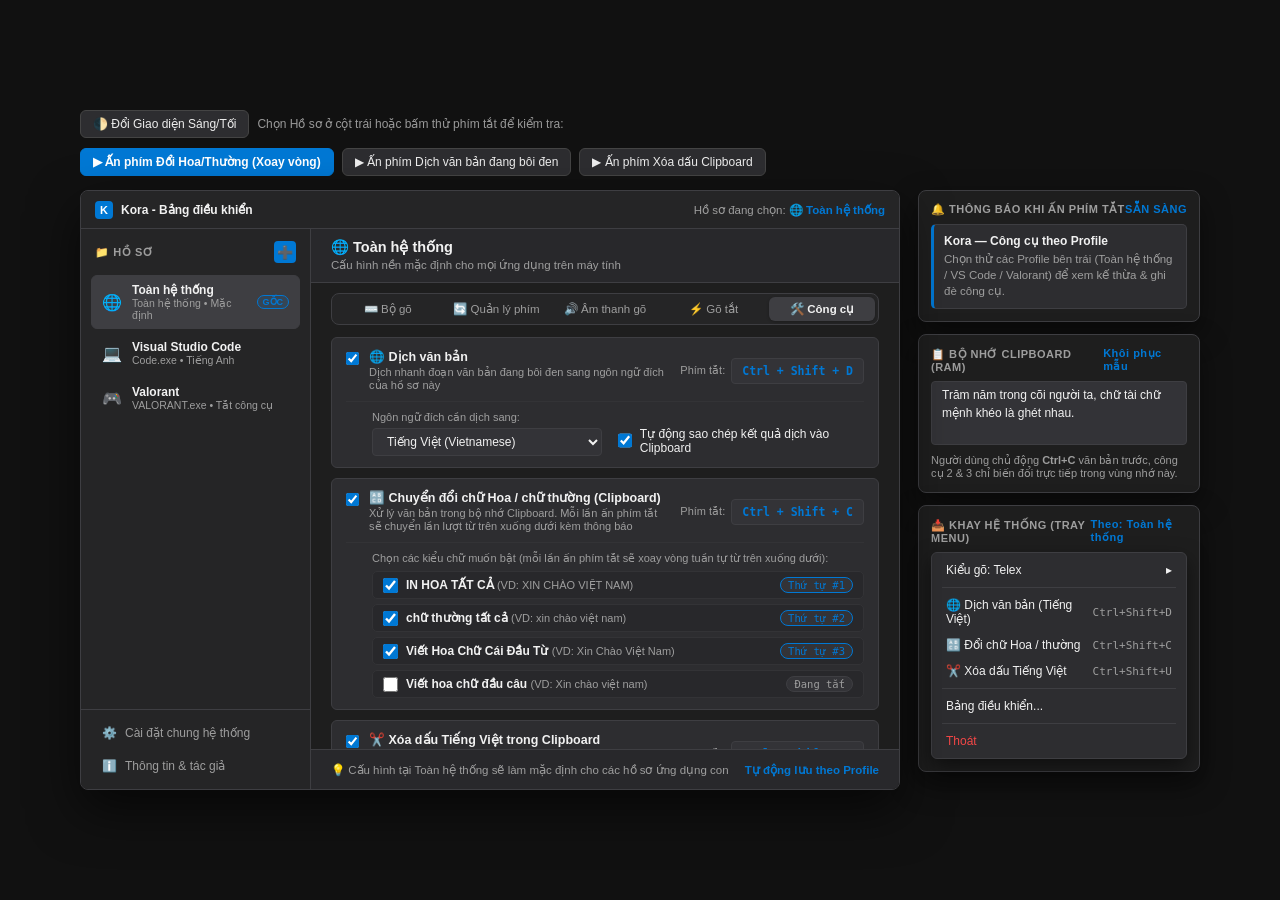
<file: mockups/mockup_tools.html>
<!DOCTYPE html>
<html lang="vi">
<head>
  <meta charset="UTF-8">
  <meta name="viewport" content="width=device-width, initial-scale=1.0">
  <title>Kora - Tab Công Cụ Tiện Ích (Mockup)</title>
  <style>
    :root {
      --bg-window: #1E1E1E;
      --bg-sidebar: #252526;
      --bg-card: #2D2D30;
      --bg-card-header: #28282B;
      --bg-input: #333337;
      --text-primary: #F1F1F1;
      --text-secondary: #9E9E9E;
      --border: #3E3E42;
      --border-subtle: #333336;
      --tab-active-bg: #3E3E42;
      --accent: #0078D4;
      --accent-hover: #1684D8;
      --success: #10B981;
      --danger: #F44747;
      --font-family: "Segoe UI Variable Text", "Segoe UI", -apple-system, BlinkMacSystemFont, sans-serif;
    }

    body.light-theme {
      --bg-window: #F8F8F8;
      --bg-sidebar: #F0F0F0;
      --bg-card: #FFFFFF;
      --bg-card-header: #FAFAFA;
      --bg-input: #FFFFFF;
      --text-primary: #1E1E1E;
      --text-secondary: #6E6E6E;
      --border: #E0E0E0;
      --border-subtle: #EAEAEA;
      --tab-active-bg: #E4E4E4;
      --accent: #0066CC;
      --accent-hover: #0078D4;
    }

    * {
      box-sizing: border-box;
      margin: 0;
      padding: 0;
      user-select: none;
    }

    body {
      background: #111;
      color: var(--text-primary);
      font-family: var(--font-family);
      font-size: 12.5px;
      display: flex;
      flex-direction: column;
      align-items: center;
      justify-content: center;
      min-height: 100vh;
      padding: 20px;
      gap: 14px;
    }

    /* Top Simulation Toolbar */
    .top-toolbar {
      width: 1120px;
      display: flex;
      justify-content: space-between;
      align-items: center;
      gap: 10px;
      flex-wrap: wrap;
    }

    .top-toolbar-left, .top-toolbar-right {
      display: flex;
      align-items: center;
      gap: 8px;
    }

    .top-toolbar button {
      background: #2D2D30;
      border: 1px solid #444;
      color: #eee;
      padding: 6px 12px;
      border-radius: 6px;
      cursor: pointer;
      font-size: 12px;
      font-weight: 500;
      transition: all 0.15s;
      display: inline-flex;
      align-items: center;
      gap: 6px;
    }

    .top-toolbar button:hover {
      border-color: var(--accent);
      color: #fff;
    }

    .top-toolbar button.btn-sim-primary {
      background: var(--accent);
      border-color: var(--accent);
      color: #fff;
      font-weight: 600;
    }

    .top-toolbar button.btn-sim-primary:hover {
      background: var(--accent-hover);
    }

    /* Workspace Container: App Window + Right Tray/Clipboard Sandbox */
    .workspace {
      display: flex;
      gap: 18px;
      align-items: flex-start;
    }

    /* Main Kora Window (820x600 matching Kora Control Panel) */
    .app-window {
      width: 820px;
      height: 600px;
      background: var(--bg-window);
      border: 1px solid var(--border);
      border-radius: 8px;
      box-shadow: 0 20px 50px rgba(0, 0, 0, 0.6);
      display: flex;
      flex-direction: column;
      overflow: hidden;
      position: relative;
    }

    /* Title Bar */
    .titlebar {
      height: 38px;
      background: var(--bg-sidebar);
      border-bottom: 1px solid var(--border);
      display: flex;
      align-items: center;
      justify-content: space-between;
      padding: 0 14px;
    }

    .titlebar-brand {
      display: flex;
      align-items: center;
      gap: 8px;
      font-weight: 600;
      font-size: 12px;
    }

    .titlebar-logo {
      width: 18px;
      height: 18px;
      background: var(--accent);
      color: white;
      border-radius: 4px;
      display: flex;
      align-items: center;
      justify-content: center;
      font-weight: bold;
      font-size: 11px;
    }

    /* Layout: 2 Columns */
    .window-body {
      flex: 1;
      display: flex;
      overflow: hidden;
    }

    /* Sidebar */
    .sidebar {
      width: 230px;
      background: var(--bg-sidebar);
      border-right: 1px solid var(--border);
      display: flex;
      flex-direction: column;
    }

    .sidebar-title {
      padding: 12px 14px 6px 14px;
      font-size: 11px;
      font-weight: 700;
      color: var(--text-secondary);
      text-transform: uppercase;
      letter-spacing: 0.6px;
      display: flex;
      justify-content: space-between;
      align-items: center;
    }

    .btn-add-profile {
      background: var(--accent);
      border: none;
      color: white;
      width: 22px;
      height: 22px;
      border-radius: 4px;
      cursor: pointer;
      display: flex;
      align-items: center;
      justify-content: center;
      font-size: 13px;
      font-weight: bold;
    }

    .profile-tree {
      flex: 1;
      overflow-y: auto;
      padding: 6px 10px;
      display: flex;
      flex-direction: column;
      gap: 3px;
    }

    .profile-item {
      display: flex;
      align-items: center;
      gap: 10px;
      padding: 7px 10px;
      border-radius: 6px;
      cursor: pointer;
      border: 1px solid transparent;
      transition: background 0.12s;
    }

    .profile-item:hover {
      background: var(--tab-active-bg);
    }

    .profile-item.active {
      background: var(--tab-active-bg);
      border-color: var(--border);
    }

    .profile-item-icon {
      font-size: 16px;
      width: 20px;
      text-align: center;
    }

    .profile-item-name {
      font-size: 12px;
      font-weight: 600;
    }

    .profile-item-desc {
      font-size: 10.5px;
      color: var(--text-secondary);
    }

    .badge-root {
      font-size: 9px;
      background: #0078D422;
      color: var(--accent);
      border: 1px solid var(--accent);
      padding: 1px 5px;
      border-radius: 10px;
      font-weight: 700;
      margin-left: auto;
    }

    /* Sidebar Footer Navigation */
    .sidebar-footer {
      border-top: 1px solid var(--border);
      padding: 8px 10px;
      display: flex;
      flex-direction: column;
      gap: 3px;
    }

    .sidebar-footer-btn {
      display: flex;
      align-items: center;
      justify-content: space-between;
      padding: 7px 10px;
      border-radius: 5px;
      font-size: 12px;
      color: var(--text-secondary);
      cursor: pointer;
      border: 1px solid transparent;
      transition: all 0.12s;
    }

    .sidebar-footer-btn-left {
      display: flex;
      align-items: center;
      gap: 8px;
    }

    .sidebar-footer-btn:hover {
      color: var(--text-primary);
      background: var(--tab-active-bg);
    }

    .sidebar-footer-btn.active {
      color: var(--text-primary);
      background: var(--tab-active-bg);
      border-color: var(--border);
      font-weight: 600;
    }

    /* Right Main Area */
    .main-area {
      flex: 1;
      display: flex;
      flex-direction: column;
      background: var(--bg-window);
      overflow: hidden;
    }

    .profile-banner {
      padding: 10px 20px;
      border-bottom: 1px solid var(--border);
      background: var(--bg-card-header);
      display: flex;
      justify-content: space-between;
      align-items: center;
    }

    /* Shared Profile TabBar */
    .profile-tabbar-wrap {
      padding: 10px 20px 0 20px;
    }

    .profile-tabbar {
      display: flex;
      background: var(--bg-sidebar);
      border: 1px solid var(--border);
      border-radius: 8px;
      padding: 3px;
      gap: 3px;
    }

    .profile-tab {
      flex: 1;
      text-align: center;
      padding: 5px 8px;
      border-radius: 6px;
      font-size: 11.5px;
      color: var(--text-secondary);
      cursor: pointer;
      transition: all 0.12s;
      display: inline-flex;
      align-items: center;
      justify-content: center;
      gap: 5px;
      white-space: nowrap;
    }

    .profile-tab:hover {
      color: var(--text-primary);
    }

    .profile-tab.active {
      background: var(--tab-active-bg);
      color: var(--text-primary);
      font-weight: 600;
      box-shadow: 0 1px 3px rgba(0, 0, 0, 0.25);
    }

    .origin-pill {
      font-size: 10px;
      padding: 1px 6px;
      border-radius: 10px;
      font-weight: 600;
      border: 1px solid var(--border);
      color: var(--text-secondary);
      background: var(--bg-input);
      cursor: pointer;
    }

    .origin-pill.inherited {
      color: var(--accent);
      border-color: rgba(0, 120, 212, 0.45);
      background: rgba(0, 120, 212, 0.1);
    }

    .origin-pill.overridden {
      color: #F59E0B;
      border-color: rgba(245, 158, 11, 0.45);
      background: rgba(245, 158, 11, 0.12);
    }

    /* Content Area */
    .tab-content {
      flex: 1;
      overflow-y: auto;
      padding: 12px 20px;
      display: flex;
      flex-direction: column;
      gap: 10px;
    }

    /* Tool Cards */
    .tool-card {
      background: var(--bg-card);
      border: 1px solid var(--border);
      border-radius: 6px;
      padding: 11px 14px;
      transition: border-color 0.15s, opacity 0.15s;
    }

    .tool-card.disabled-card .tool-card-body {
      opacity: 0.42;
      pointer-events: none;
    }

    .tool-card-header {
      display: flex;
      justify-content: space-between;
      align-items: center;
      gap: 12px;
    }

    .tool-card-title-group {
      display: flex;
      align-items: flex-start;
      gap: 10px;
    }

    .tool-title {
      font-size: 12.5px;
      font-weight: 700;
      color: var(--text-primary);
      display: flex;
      align-items: center;
      gap: 6px;
    }

    .tool-desc {
      font-size: 11px;
      color: var(--text-secondary);
      margin-top: 2px;
    }

    .tool-card-body {
      margin-top: 9px;
      padding-top: 9px;
      border-top: 1px solid var(--border-subtle);
      padding-left: 26px;
      transition: opacity 0.15s;
    }

    /* Hotkey Button */
    .hotkey-group {
      display: flex;
      align-items: center;
      gap: 6px;
      flex-shrink: 0;
    }

    .hotkey-label {
      font-size: 11px;
      color: var(--text-secondary);
    }

    .btn-hotkey {
      background: var(--bg-input);
      border: 1px solid var(--border);
      color: var(--accent);
      font-family: Consolas, monospace;
      font-size: 11.5px;
      font-weight: 700;
      padding: 5px 10px;
      border-radius: 4px;
      cursor: pointer;
      min-width: 118px;
      text-align: center;
      transition: all 0.15s;
    }

    .btn-hotkey:hover:not(:disabled) {
      border-color: var(--accent);
      background: rgba(0, 120, 212, 0.12);
    }

    .btn-hotkey:disabled {
      opacity: 0.4;
      cursor: not-allowed;
      color: var(--text-secondary);
    }

    /* Form Controls */
    select, input[type="text"], textarea {
      background: var(--bg-input);
      color: var(--text-primary);
      border: 1px solid var(--border);
      padding: 5px 10px;
      border-radius: 4px;
      font-size: 12px;
      outline: none;
      font-family: inherit;
    }

    select:focus, textarea:focus {
      border-color: var(--accent);
    }

    label.check-row {
      display: flex;
      align-items: center;
      gap: 8px;
      font-size: 12px;
      cursor: pointer;
      color: var(--text-primary);
    }

    input[type="checkbox"] {
      width: 15px;
      height: 15px;
      accent-color: var(--accent);
      cursor: pointer;
    }

    /* Case Conversion Cycle List */
    .case-cycle-grid {
      display: flex;
      flex-direction: column;
      gap: 5px;
      margin-top: 6px;
    }

    .case-step-row {
      display: flex;
      align-items: center;
      justify-content: space-between;
      background: var(--bg-card-header);
      border: 1px solid var(--border-subtle);
      padding: 5px 10px;
      border-radius: 5px;
      transition: all 0.12s;
    }

    .case-step-row.active-step {
      border-color: var(--accent);
      background: rgba(0, 120, 212, 0.12);
    }

    .step-order-pill {
      font-size: 10.5px;
      font-family: Consolas, monospace;
      color: var(--text-secondary);
      background: var(--bg-input);
      border: 1px solid var(--border);
      padding: 1px 7px;
      border-radius: 10px;
    }

    .panel-footer {
      height: 40px;
      background: var(--bg-card-header);
      border-top: 1px solid var(--border);
      display: flex;
      align-items: center;
      justify-content: space-between;
      padding: 0 20px;
      font-size: 11.5px;
      color: var(--text-secondary);
    }

    /* ========================================== */
    /* RIGHT COLUMN: TRAY MENU + CLIPBOARD SANDBOX */
    /* ========================================== */
    .sandbox-column {
      width: 282px;
      display: flex;
      flex-direction: column;
      gap: 12px;
    }

    .sandbox-box {
      background: var(--bg-window);
      border: 1px solid var(--border);
      border-radius: 8px;
      padding: 12px;
      box-shadow: 0 12px 30px rgba(0, 0, 0, 0.45);
    }

    .sandbox-header {
      font-size: 11px;
      font-weight: 700;
      text-transform: uppercase;
      letter-spacing: 0.5px;
      color: var(--text-secondary);
      margin-bottom: 8px;
      display: flex;
      justify-content: space-between;
      align-items: center;
    }

    /* Simulated Toast Notification */
    .toast-notification {
      background: var(--bg-card);
      border-left: 3px solid var(--accent);
      border-top: 1px solid var(--border);
      border-right: 1px solid var(--border);
      border-bottom: 1px solid var(--border);
      border-radius: 5px;
      padding: 9px 10px;
      transition: transform 0.15s;
    }

    .toast-title {
      font-size: 12px;
      font-weight: 700;
      color: var(--text-primary);
      margin-bottom: 3px;
    }

    .toast-msg {
      font-size: 11.5px;
      color: var(--text-secondary);
      line-height: 1.4;
    }

    /* Simulated Win32 Tray Context Menu */
    .win32-tray-menu {
      background: var(--bg-card);
      border: 1px solid var(--border);
      border-radius: 6px;
      padding: 4px;
      box-shadow: 0 8px 20px rgba(0, 0, 0, 0.5);
    }

    .tray-item {
      padding: 6px 10px;
      border-radius: 4px;
      font-size: 12px;
      display: flex;
      align-items: center;
      justify-content: space-between;
      cursor: pointer;
      color: var(--text-primary);
    }

    .tray-item:hover {
      background: var(--accent);
      color: #fff;
    }

    .tray-item:hover .tray-shortcut {
      color: rgba(255, 255, 255, 0.85);
    }

    .tray-shortcut {
      font-size: 11px;
      color: var(--text-secondary);
      font-family: Consolas, monospace;
    }

    .tray-sep {
      height: 1px;
      background: var(--border);
      margin: 4px 6px;
    }

    /* Hotkey Modal Dialog */
    .modal-backdrop {
      position: absolute;
      inset: 0;
      background: rgba(0, 0, 0, 0.65);
      backdrop-filter: blur(2px);
      display: none;
      align-items: center;
      justify-content: center;
      z-index: 100;
    }

    .modal-window {
      width: 380px;
      background: var(--bg-window);
      border: 1px solid var(--border);
      border-radius: 8px;
      padding: 16px;
      box-shadow: 0 20px 50px rgba(0, 0, 0, 0.7);
    }

    .btn {
      background: var(--bg-input);
      color: var(--text-primary);
      border: 1px solid var(--border);
      padding: 5px 12px;
      border-radius: 4px;
      cursor: pointer;
      font-size: 12px;
    }

    .btn-primary {
      background: var(--accent);
      border-color: var(--accent);
      color: #fff;
      font-weight: 600;
    }
  </style>
</head>
<body>

  <!-- Top Toolbar for Interactive Demo -->
  <div class="top-toolbar">
    <div class="top-toolbar-left">
      <button onclick="toggleTheme()">🌓 Đổi Giao diện Sáng/Tối</button>
      <span style="color:#999; font-size:12px;">Chọn Hồ sơ ở cột trái hoặc bấm thử phím tắt để kiểm tra:</span>
    </div>
    <div class="top-toolbar-right">
      <button class="btn-sim-primary" onclick="triggerCaseCycle()">
        ▶ Ấn phím Đổi Hoa/Thường (Xoay vòng)
      </button>
      <button onclick="triggerTranslate()">
        ▶ Ấn phím Dịch văn bản đang bôi đen
      </button>
      <button onclick="triggerStripAccents()">
        ▶ Ấn phím Xóa dấu Clipboard
      </button>
    </div>
  </div>

  <div class="workspace">
    <!-- KORA CONTROL PANEL WINDOW -->
    <div class="app-window">
      <!-- Titlebar -->
      <div class="titlebar">
        <div class="titlebar-brand">
          <div class="titlebar-logo">K</div>
          <span>Kora - Bảng điều khiển</span>
        </div>
        <div style="font-size: 11.5px; color: var(--text-secondary);">
          Hồ sơ đang chọn: <b id="titleActiveProfile" style="color:var(--accent)">🌐 Toàn hệ thống</b>
        </div>
      </div>

      <!-- Window Body -->
      <div class="window-body">
        <!-- Sidebar -->
        <div class="sidebar">
          <div class="sidebar-title">
            <span>📁 HỒ SƠ</span>
            <button class="btn-add-profile" title="Thêm hồ sơ ứng dụng mới">➕</button>
          </div>

          <div class="profile-tree">
            <div class="profile-item active" id="profItem_global" onclick="selectProfile('global')">
              <div class="profile-item-icon">🌐</div>
              <div style="overflow:hidden;">
                <div class="profile-item-name">Toàn hệ thống</div>
                <div class="profile-item-desc" id="profDesc_global">Toàn hệ thống • Mặc định</div>
              </div>
              <span class="badge-root">GỐC</span>
            </div>

            <div class="profile-item" id="profItem_vscode" onclick="selectProfile('vscode')">
              <div class="profile-item-icon">💻</div>
              <div style="overflow:hidden;">
                <div class="profile-item-name">Visual Studio Code</div>
                <div class="profile-item-desc" id="profDesc_vscode">Code.exe • Tiếng Anh</div>
              </div>
            </div>

            <div class="profile-item" id="profItem_valorant" onclick="selectProfile('valorant')">
              <div class="profile-item-icon">🎮</div>
              <div style="overflow:hidden;">
                <div class="profile-item-name">Valorant</div>
                <div class="profile-item-desc" id="profDesc_valorant">VALORANT.exe • Tắt công cụ</div>
              </div>
            </div>
          </div>

          <!-- Sidebar Footer: Only System Settings & About -->
          <div class="sidebar-footer">
            <div class="sidebar-footer-btn" id="navSystem" onclick="switchSystemView('system')">
              <div class="sidebar-footer-btn-left">
                <span>⚙️</span>
                <span>Cài đặt chung hệ thống</span>
              </div>
            </div>

            <div class="sidebar-footer-btn" id="navAbout" onclick="switchSystemView('about')">
              <div class="sidebar-footer-btn-left">
                <span>ℹ️</span>
                <span>Thông tin &amp; tác giả</span>
              </div>
            </div>
          </div>
        </div>

        <!-- Right Main Area -->
        <div class="main-area">
          <!-- Profile Banner -->
          <div class="profile-banner">
            <div>
              <h2 id="bannerTitle" style="font-size: 14.5px; font-weight: 700;">🌐 Toàn hệ thống</h2>
              <p id="bannerSub" style="font-size: 11.5px; color: var(--text-secondary); margin-top: 2px;">
                Cấu hình nền mặc định cho mọi ứng dụng trên máy tính
              </p>
            </div>
            <div style="display:flex; align-items:center; gap:8px;">
              <button class="btn" id="btnResetProfileTools" style="display:none; font-size:11px; padding:4px 9px;" onclick="resetCurrentProfileToInherit()">
                🌐 Kế thừa toàn bộ từ gốc
              </button>
              <button class="btn" id="btnDeleteProfile" style="display:none; font-size:11px; padding:4px 9px; color:var(--danger); border-color:rgba(244,71,71,0.4);">
                🗑️ Xóa profile
              </button>
            </div>
          </div>

          <!-- Shared Profile TabBar (5 Tabs: Bộ gõ, Quản lý phím, Âm thanh gõ, Gõ tắt, Công cụ) -->
          <div class="profile-tabbar-wrap">
            <div class="profile-tabbar">
              <div class="profile-tab" onclick="switchProfileTab(0)">⌨️ Bộ gõ</div>
              <div class="profile-tab" onclick="switchProfileTab(1)">🔄 Quản lý phím</div>
              <div class="profile-tab" onclick="switchProfileTab(2)">🔊 Âm thanh gõ</div>
              <div class="profile-tab" onclick="switchProfileTab(3)">⚡ Gõ tắt</div>
              <div class="profile-tab active" onclick="switchProfileTab(4)">
                <span>🛠️ Công cụ</span>
              </div>
            </div>
          </div>

          <!-- TOOLS TAB CONTENT (PER-PROFILE) -->
          <div class="tab-content" id="viewTools">
            <!-- CARD 1: DỊCH VĂN BẢN ĐANG BÔI ĐEN -->
            <div class="tool-card" id="cardTranslate">
              <div class="tool-card-header">
                <div class="tool-card-title-group">
                  <input type="checkbox" id="chkTranslate" checked onchange="onToggleTool('translate', this.checked)" style="margin-top:2px;">
                  <div>
                    <div class="tool-title">
                      <label for="chkTranslate" style="cursor:pointer;">🌐 Dịch văn bản</label>
                      <span class="origin-pill" id="originPillTranslate" style="display:none;" onclick="resetToolToInherit('translate')" title="Click để khôi phục kế thừa từ Toàn hệ thống"></span>
                    </div>
                    <div class="tool-desc">
                      Dịch nhanh đoạn văn bản đang bôi đen sang ngôn ngữ đích của hồ sơ này
                    </div>
                  </div>
                </div>

                <div class="hotkey-group">
                  <span class="hotkey-label">Phím tắt:</span>
                  <button class="btn-hotkey" id="btnHkTranslate" onclick="openHotkeyModal('translate')">
                    Ctrl + Shift + D
                  </button>
                </div>
              </div>

              <div class="tool-card-body">
                <div style="display:grid; grid-template-columns: 230px 1fr; gap: 16px; align-items: center;">
                  <div>
                    <label style="display:block; font-size:11px; color:var(--text-secondary); margin-bottom:4px;">
                      Ngôn ngữ đích cần dịch sang:
                    </label>
                    <select id="selTargetLang" onchange="onChangeTargetLang(this.value)" style="width:100%;">
                      <option value="Tiếng Việt">Tiếng Việt (Vietnamese)</option>
                      <option value="Tiếng Anh">Tiếng Anh (English)</option>
                      <option value="Tự động (Việt ↔ Anh)">Tự động phát hiện (Việt ↔ Anh)</option>
                      <option value="Tiếng Nhật">Tiếng Nhật (日本語)</option>
                      <option value="Tiếng Hàn">Tiếng Hàn (한국어)</option>
                      <option value="Tiếng Trung">Tiếng Trung (中文)</option>
                    </select>
                  </div>

                  <div style="padding-top: 14px;">
                    <label class="check-row">
                      <input type="checkbox" id="chkTranslateAutoCopy" checked onchange="onChangeAutoCopy(this.checked)">
                      <span>Tự động sao chép kết quả dịch vào Clipboard</span>
                    </label>
                  </div>
                </div>
              </div>
            </div>

            <!-- CARD 2: CHUYỂN ĐỔI CHỮ HOA / CHỮ THƯỜNG TRONG CLIPBOARD -->
            <div class="tool-card" id="cardCase">
              <div class="tool-card-header">
                <div class="tool-card-title-group">
                  <input type="checkbox" id="chkCase" checked onchange="onToggleTool('case', this.checked)" style="margin-top:2px;">
                  <div>
                    <div class="tool-title">
                      <label for="chkCase" style="cursor:pointer;">🔠 Chuyển đổi chữ Hoa / chữ thường (Clipboard)</label>
                      <span class="origin-pill" id="originPillCase" style="display:none;" onclick="resetToolToInherit('case')" title="Click để khôi phục kế thừa từ Toàn hệ thống"></span>
                    </div>
                    <div class="tool-desc">
                      Xử lý văn bản trong bộ nhớ Clipboard. Mỗi lần ấn phím tắt sẽ chuyển lần lượt từ trên xuống dưới kèm thông báo
                    </div>
                  </div>
                </div>

                <div class="hotkey-group">
                  <span class="hotkey-label">Phím tắt:</span>
                  <button class="btn-hotkey" id="btnHkCase" onclick="openHotkeyModal('case')">
                    Ctrl + Shift + C
                  </button>
                </div>
              </div>

              <div class="tool-card-body">
                <div style="font-size:11px; color:var(--text-secondary); margin-bottom:6px;">
                  Chọn các kiểu chữ muốn bật (mỗi lần ấn phím tắt sẽ xoay vòng tuần tự từ trên xuống dưới):
                </div>

                <div class="case-cycle-grid" id="caseCycleList">
                  <div class="case-step-row" id="stepRow0">
                    <label class="check-row">
                      <input type="checkbox" class="case-sub-opt" checked data-mode="upper" data-name="IN HOA TẤT CẢ" onchange="onChangeCaseSubOpts()">
                      <span><b>IN HOA TẤT CẢ</b> <span style="color:var(--text-secondary); font-size:11px;">(VD: XIN CHÀO VIỆT NAM)</span></span>
                    </label>
                    <span class="step-order-pill" id="pillOrder0">Thứ tự #1</span>
                  </div>

                  <div class="case-step-row" id="stepRow1">
                    <label class="check-row">
                      <input type="checkbox" class="case-sub-opt" checked data-mode="lower" data-name="chữ thường tất cả" onchange="onChangeCaseSubOpts()">
                      <span><b>chữ thường tất cả</b> <span style="color:var(--text-secondary); font-size:11px;">(VD: xin chào việt nam)</span></span>
                    </label>
                    <span class="step-order-pill" id="pillOrder1">Thứ tự #2</span>
                  </div>

                  <div class="case-step-row" id="stepRow2">
                    <label class="check-row">
                      <input type="checkbox" class="case-sub-opt" checked data-mode="title" data-name="Viết Hoa Chữ Cái Đầu Từ" onchange="onChangeCaseSubOpts()">
                      <span><b>Viết Hoa Chữ Cái Đầu Từ</b> <span style="color:var(--text-secondary); font-size:11px;">(VD: Xin Chào Việt Nam)</span></span>
                    </label>
                    <span class="step-order-pill" id="pillOrder2">Thứ tự #3</span>
                  </div>

                  <div class="case-step-row" id="stepRow3">
                    <label class="check-row">
                      <input type="checkbox" class="case-sub-opt" data-mode="sentence" data-name="Viết hoa chữ đầu câu" onchange="onChangeCaseSubOpts()">
                      <span><b>Viết hoa chữ đầu câu</b> <span style="color:var(--text-secondary); font-size:11px;">(VD: Xin chào việt nam)</span></span>
                    </label>
                    <span class="step-order-pill" id="pillOrder3">Đang tắt</span>
                  </div>
                </div>
              </div>
            </div>

            <!-- CARD 3: XÓA DẤU TIẾNG VIỆT TRONG CLIPBOARD -->
            <div class="tool-card" id="cardStrip">
              <div class="tool-card-header">
                <div class="tool-card-title-group">
                  <input type="checkbox" id="chkStrip" checked onchange="onToggleTool('strip', this.checked)" style="margin-top:2px;">
                  <div>
                    <div class="tool-title">
                      <label for="chkStrip" style="cursor:pointer;">✂️ Xóa dấu Tiếng Việt trong Clipboard</label>
                      <span class="origin-pill" id="originPillStrip" style="display:none;" onclick="resetToolToInherit('strip')" title="Click để khôi phục kế thừa từ Toàn hệ thống"></span>
                    </div>
                    <div class="tool-desc">
                      Loại bỏ toàn bộ dấu thanh và dấu mũ Tiếng Việt của văn bản đang lưu trong bộ nhớ Clipboard
                    </div>
                  </div>
                </div>

                <div class="hotkey-group">
                  <span class="hotkey-label">Phím tắt:</span>
                  <button class="btn-hotkey" id="btnHkStrip" onclick="openHotkeyModal('strip')">
                    Ctrl + Shift + U
                  </button>
                </div>
              </div>
            </div>
          </div>

          <!-- Footer -->
          <div class="panel-footer">
            <span id="footerHintText">💡 Cấu hình tại Toàn hệ thống sẽ làm mặc định cho các hồ sơ ứng dụng con</span>
            <span style="color:var(--accent); font-weight:600;">Tự động lưu theo Profile</span>
          </div>
        </div>
      </div>

      <!-- HOTKEY CAPTURE DIALOG MODAL -->
      <div class="modal-backdrop" id="hotkeyModal">
        <div class="modal-window">
          <div style="font-size:13.5px; font-weight:700; margin-bottom:6px;">⌨️ Chọn tổ hợp phím tắt mới</div>
          <div style="font-size:11.5px; color:var(--text-secondary); margin-bottom:12px;">
            Nhấn tổ hợp phím trên bàn phím của bạn (áp dụng cho hồ sơ <b id="modalProfileName">Toàn hệ thống</b>)
          </div>
          <div id="hotkeyPreviewBox" tabindex="0" style="height:44px; background:var(--bg-input); border:2px dashed var(--accent); border-radius:6px; display:flex; align-items:center; justify-content:center; font-family:Consolas, monospace; font-size:14px; font-weight:bold; color:var(--accent); margin-bottom:14px;">
            Ctrl + Shift + C
          </div>
          <div style="display:flex; justify-content:flex-end; gap:8px;">
            <button class="btn" onclick="closeHotkeyModal()">Hủy</button>
            <button class="btn btn-primary" onclick="saveHotkeyModal()">Lưu phím tắt</button>
          </div>
        </div>
      </div>
    </div>

    <!-- RIGHT SANDBOX: LIVE SYSTEM NOTIFICATION, CLIPBOARD & TRAY MENU -->
    <div class="sandbox-column">
      <!-- 1. Simulated System Notification -->
      <div class="sandbox-box">
        <div class="sandbox-header">
          <span>🔔 Thông báo khi ấn phím tắt</span>
          <span id="badgeToastStep" style="color:var(--accent);">Sẵn sàng</span>
        </div>
        <div class="toast-notification" id="toastBox">
          <div class="toast-title" id="toastTitle">Kora — Công cụ theo Profile</div>
          <div class="toast-msg" id="toastMsg">
            Chọn thử các Profile bên trái (Toàn hệ thống / VS Code / Valorant) để xem kế thừa &amp; ghi đè công cụ.
          </div>
        </div>
      </div>

      <!-- 2. Simulated Clipboard Memory -->
      <div class="sandbox-box">
        <div class="sandbox-header">
          <span>📋 Bộ nhớ Clipboard (RAM)</span>
          <span style="color:var(--accent); cursor:pointer; text-transform:none;" onclick="resetClipboardSample()">Khôi phục mẫu</span>
        </div>
        <textarea id="txtClipboard" rows="3" style="width:100%; resize:none; line-height:1.45;">Trăm năm trong cõi người ta, chữ tài chữ mệnh khéo là ghét nhau.</textarea>
        <div style="font-size:11px; color:var(--text-secondary); margin-top:6px;">
          Người dùng chủ động <b>Ctrl+C</b> văn bản trước, công cụ 2 &amp; 3 chỉ biến đổi trực tiếp trong vùng nhớ này.
        </div>
      </div>

      <!-- 3. Simulated Tray Context Menu -->
      <div class="sandbox-box">
        <div class="sandbox-header">
          <span>📥 Khay hệ thống (Tray Menu)</span>
          <span id="trayActiveProfBadge" style="text-transform:none; font-weight:600; color:var(--accent);">Theo: Toàn hệ thống</span>
        </div>

        <div class="win32-tray-menu">
          <div class="tray-item">
            <span>Kiểu gõ: Telex</span>
            <span>▸</span>
          </div>

          <!-- Dynamic Tools Section in Tray Menu -->
          <div id="trayToolsContainer">
            <div class="tray-sep"></div>
            <div class="tray-item" id="trayItemTranslate" onclick="triggerTranslate()">
              <span>🌐 Dịch văn bản (<span id="trayTargetLang">Tiếng Việt</span>)</span>
              <span class="tray-shortcut" id="trayHkTranslate">Ctrl+Shift+D</span>
            </div>
            <div class="tray-item" id="trayItemCase" onclick="triggerCaseCycle()">
              <span>🔠 Đổi chữ Hoa / thường</span>
              <span class="tray-shortcut" id="trayHkCase">Ctrl+Shift+C</span>
            </div>
            <div class="tray-item" id="trayItemStrip" onclick="triggerStripAccents()">
              <span>✂️ Xóa dấu Tiếng Việt</span>
              <span class="tray-shortcut" id="trayHkStrip">Ctrl+Shift+U</span>
            </div>
          </div>

          <div class="tray-sep"></div>
          <div class="tray-item">
            <span>Bảng điều khiển...</span>
          </div>
          <div class="tray-sep"></div>
          <div class="tray-item" style="color:var(--danger);">
            <span>Thoát</span>
          </div>
        </div>
      </div>
    </div>
  </div>

  <script>
    let selectedProfileId = 'global';
    let currentCaseStepIdx = 0;
    let editingHotkeyTarget = null;
    let capturedHotkeyText = '';

    // Per-profile configuration store (null in child profile = inherit from 'global')
    const profiles = {
      global: {
        name: '🌐 Toàn hệ thống',
        sub: 'Cấu hình nền mặc định cho mọi ứng dụng trên máy tính',
        isRoot: true,
        tools: {
          translate: { enabled: true, hotkey: 'Ctrl + Shift + D', targetLang: 'Tiếng Việt', autoCopy: true },
          case: { enabled: true, hotkey: 'Ctrl + Shift + C', modes: [true, true, true, false] },
          strip: { enabled: true, hotkey: 'Ctrl + Shift + U' }
        }
      },
      vscode: {
        name: '💻 Visual Studio Code',
        sub: 'Tiến trình: Code.exe • Đang kế thừa & ghi đè riêng công cụ Dịch',
        isRoot: false,
        tools: {
          // Overridden in VS Code: translate to English
          translate: { enabled: true, hotkey: 'Ctrl + Shift + D', targetLang: 'Tiếng Anh', autoCopy: true },
          // Inherited from global (null)
          case: null,
          strip: null
        }
      },
      valorant: {
        name: '🎮 Valorant',
        sub: 'Tự động kích hoạt khi mở: VALORANT.exe • Tắt các công cụ để tránh kẹt phím khi chơi game',
        isRoot: false,
        tools: {
          translate: { enabled: false, hotkey: 'Ctrl + Shift + D', targetLang: 'Tiếng Việt', autoCopy: true },
          case: { enabled: false, hotkey: 'Ctrl + Shift + C', modes: [true, true, true, false] },
          strip: { enabled: false, hotkey: 'Ctrl + Shift + U' }
        }
      }
    };

    function getEffectiveTool(profId, toolKey) {
      const prof = profiles[profId];
      const rootTool = profiles.global.tools[toolKey];
      if (prof.isRoot || !prof.tools[toolKey]) {
        return { ...rootTool, inherited: !prof.isRoot };
      }
      return { ...prof.tools[toolKey], inherited: false };
    }

    function ensureOwnTool(profId, toolKey) {
      const prof = profiles[profId];
      if (!prof.isRoot && !prof.tools[toolKey]) {
        prof.tools[toolKey] = JSON.parse(JSON.stringify(profiles.global.tools[toolKey]));
      }
      return prof.tools[toolKey];
    }

    function selectProfile(profId) {
      selectedProfileId = profId;
      document.querySelectorAll('.profile-item').forEach(el => el.classList.remove('active'));
      document.getElementById('profItem_' + profId).classList.add('active');
      document.querySelectorAll('.sidebar-footer-btn').forEach(b => b.classList.remove('active'));

      const prof = profiles[profId];
      document.getElementById('bannerTitle').innerText = prof.name;
      document.getElementById('bannerSub').innerText = prof.sub;
      document.getElementById('titleActiveProfile').innerText = prof.name;
      document.getElementById('trayActiveProfBadge').innerText = 'Theo: ' + prof.name.replace(/^[^\s]+\s/, '');
      document.getElementById('btnDeleteProfile').style.display = prof.isRoot ? 'none' : 'inline-block';
      document.getElementById('btnResetProfileTools').style.display = prof.isRoot ? 'none' : 'inline-block';
      document.getElementById('footerHintText').innerText = prof.isRoot
        ? '💡 Cấu hình tại Toàn hệ thống sẽ làm mặc định cho các hồ sơ ứng dụng con'
        : '💡 Thay đổi tại đây sẽ ghi đè riêng cho ' + prof.name.replace(/^[^\s]+\s/, '') + ' (bấm nhãn Ghi đè để quay về Kế thừa)';

      renderProfileTools();
    }

    function updateOriginPill(pillId, isRoot, inherited, enabled) {
      const el = document.getElementById(pillId);
      if (isRoot) {
        el.style.display = 'none';
        return;
      }
      el.style.display = 'inline-block';
      if (inherited) {
        el.className = 'origin-pill inherited';
        el.innerText = '🌐 Kế thừa: ' + (enabled ? 'Bật' : 'Tắt');
      } else {
        el.className = 'origin-pill overridden';
        el.innerText = '✏️ Ghi đè (' + (enabled ? 'Bật' : 'Tắt') + ') ↺';
      }
    }

    function renderProfileTools() {
      const prof = profiles[selectedProfileId];
      const tr = getEffectiveTool(selectedProfileId, 'translate');
      const cs = getEffectiveTool(selectedProfileId, 'case');
      const st = getEffectiveTool(selectedProfileId, 'strip');

      // Card 1: Translate
      document.getElementById('chkTranslate').checked = tr.enabled;
      document.getElementById('selTargetLang').value = tr.targetLang;
      document.getElementById('chkTranslateAutoCopy').checked = tr.autoCopy;
      document.getElementById('btnHkTranslate').innerText = tr.hotkey;
      document.getElementById('cardTranslate').classList.toggle('disabled-card', !tr.enabled);
      document.getElementById('btnHkTranslate').disabled = !tr.enabled;
      updateOriginPill('originPillTranslate', prof.isRoot, tr.inherited, tr.enabled);

      // Card 2: Case
      document.getElementById('chkCase').checked = cs.enabled;
      document.getElementById('btnHkCase').innerText = cs.hotkey;
      document.getElementById('cardCase').classList.toggle('disabled-card', !cs.enabled);
      document.getElementById('btnHkCase').disabled = !cs.enabled;
      updateOriginPill('originPillCase', prof.isRoot, cs.inherited, cs.enabled);

      const subOpts = Array.from(document.querySelectorAll('.case-sub-opt'));
      let orderCounter = 1;
      subOpts.forEach((chk, idx) => {
        chk.checked = !!cs.modes[idx];
        const pill = document.getElementById('pillOrder' + idx);
        if (chk.checked) {
          pill.innerText = 'Thứ tự #' + orderCounter++;
          pill.style.color = 'var(--accent)';
          pill.style.borderColor = 'var(--accent)';
        } else {
          pill.innerText = 'Đang tắt';
          pill.style.color = 'var(--text-secondary)';
          pill.style.borderColor = 'var(--border)';
          document.getElementById('stepRow' + idx).classList.remove('active-step');
        }
      });
      currentCaseStepIdx = 0;

      // Card 3: Strip
      document.getElementById('chkStrip').checked = st.enabled;
      document.getElementById('btnHkStrip').innerText = st.hotkey;
      document.getElementById('cardStrip').classList.toggle('disabled-card', !st.enabled);
      document.getElementById('btnHkStrip').disabled = !st.enabled;
      updateOriginPill('originPillStrip', prof.isRoot, st.inherited, st.enabled);

      // Sync Tray Menu items for active profile
      const activeCount = (tr.enabled ? 1 : 0) + (cs.enabled ? 1 : 0) + (st.enabled ? 1 : 0);
      document.getElementById('trayItemTranslate').style.display = tr.enabled ? 'flex' : 'none';
      document.getElementById('trayItemCase').style.display = cs.enabled ? 'flex' : 'none';
      document.getElementById('trayItemStrip').style.display = st.enabled ? 'flex' : 'none';
      document.getElementById('trayTargetLang').innerText = tr.targetLang;
      document.getElementById('trayHkTranslate').innerText = tr.hotkey.replace(/\s+/g, '');
      document.getElementById('trayHkCase').innerText = cs.hotkey.replace(/\s+/g, '');
      document.getElementById('trayHkStrip').innerText = st.hotkey.replace(/\s+/g, '');
      document.getElementById('trayToolsContainer').style.display = activeCount > 0 ? 'block' : 'none';
    }

    function onToggleTool(toolKey, checked) {
      const tool = ensureOwnTool(selectedProfileId, toolKey);
      tool.enabled = checked;
      renderProfileTools();
    }

    function onChangeTargetLang(val) {
      const tool = ensureOwnTool(selectedProfileId, 'translate');
      tool.targetLang = val;
      renderProfileTools();
    }

    function onChangeAutoCopy(checked) {
      const tool = ensureOwnTool(selectedProfileId, 'translate');
      tool.autoCopy = checked;
      renderProfileTools();
    }

    function onChangeCaseSubOpts() {
      const tool = ensureOwnTool(selectedProfileId, 'case');
      tool.modes = Array.from(document.querySelectorAll('.case-sub-opt')).map(el => el.checked);
      renderProfileTools();
    }

    function resetToolToInherit(toolKey) {
      const prof = profiles[selectedProfileId];
      if (prof.isRoot) return;
      prof.tools[toolKey] = null;
      renderProfileTools();
      showToast('🌐 Đã khôi phục Kế thừa', `Công cụ đã quay về kế thừa cấu hình từ Toàn hệ thống.`, 'Kế thừa');
    }

    function resetCurrentProfileToInherit() {
      const prof = profiles[selectedProfileId];
      if (prof.isRoot) return;
      prof.tools.translate = null;
      prof.tools.case = null;
      prof.tools.strip = null;
      renderProfileTools();
      showToast('🌐 Kế thừa toàn bộ từ gốc', `${prof.name} hiện kế thừa toàn bộ thiết lập Công cụ từ Toàn hệ thống.`, 'Kế thừa');
    }

    function toggleTheme() {
      document.body.classList.toggle('light-theme');
    }

    function showToast(title, msg, badge) {
      document.getElementById('toastTitle').innerText = title;
      document.getElementById('toastMsg').innerText = msg;
      document.getElementById('badgeToastStep').innerText = badge;
      const box = document.getElementById('toastBox');
      box.style.transform = 'scale(1.02)';
      setTimeout(() => { box.style.transform = 'scale(1)'; }, 140);
    }

    function toTitleCase(str) {
      return str.toLowerCase().replace(/(?:^|\s)\S/g, a => a.toUpperCase());
    }

    function toSentenceCase(str) {
      const lower = str.toLowerCase();
      return lower.replace(/(^\s*\S|[.!?]\s+\S)/g, a => a.toUpperCase());
    }

    function triggerCaseCycle() {
      const cs = getEffectiveTool(selectedProfileId, 'case');
      if (!cs.enabled) {
        showToast('⚠️ Công cụ đang TẮT ở profile này', `Hồ sơ "${profiles[selectedProfileId].name}" đang tắt Chuyển đổi Hoa/thường.`, 'Đã tắt');
        return;
      }

      const allSubOpts = Array.from(document.querySelectorAll('.case-sub-opt'));
      const enabledList = allSubOpts
        .map((el, domIndex) => ({ el, domIndex, mode: el.dataset.mode, name: el.dataset.name }))
        .filter(item => item.el.checked);

      if (enabledList.length === 0) {
        showToast('⚠️ Chưa chọn kiểu chữ nào', 'Hãy tích chọn ít nhất 1 kiểu chữ trong danh sách để xoay vòng.', 'Chú ý');
        return;
      }

      const stepNumber = (currentCaseStepIdx % enabledList.length) + 1;
      const item = enabledList[currentCaseStepIdx % enabledList.length];
      currentCaseStepIdx = (currentCaseStepIdx + 1) % enabledList.length;

      allSubOpts.forEach((_, idx) => {
        document.getElementById('stepRow' + idx).classList.toggle('active-step', idx === item.domIndex);
      });

      const clip = document.getElementById('txtClipboard');
      const src = clip.value;
      if (item.mode === 'upper') clip.value = src.toUpperCase();
      else if (item.mode === 'lower') clip.value = src.toLowerCase();
      else if (item.mode === 'title') clip.value = toTitleCase(src);
      else if (item.mode === 'sentence') clip.value = toSentenceCase(src);

      showToast(
        '🔠 Đã đổi sang: ' + item.name,
        `Clipboard đã chuyển sang kiểu "${item.name}" (Bước ${stepNumber}/${enabledList.length}). Bạn có thể Ctrl+V để dán ngay.`,
        `Bước ${stepNumber}/${enabledList.length}`
      );
    }

    function removeVietnameseTones(str) {
      return str
        .normalize('NFD')
        .replace(/[\u0300-\u036f]/g, '')
        .replace(/đ/g, 'd')
        .replace(/Đ/g, 'D');
    }

    function triggerStripAccents() {
      const st = getEffectiveTool(selectedProfileId, 'strip');
      if (!st.enabled) {
        showToast('⚠️ Công cụ đang TẮT ở profile này', `Hồ sơ "${profiles[selectedProfileId].name}" đang tắt Xóa dấu Clipboard.`, 'Đã tắt');
        return;
      }
      const clip = document.getElementById('txtClipboard');
      clip.value = removeVietnameseTones(clip.value);
      showToast(
        '✂️ Đã xóa dấu Tiếng Việt trong Clipboard',
        'Văn bản trong bộ nhớ Clipboard đã được loại bỏ dấu. Bạn có thể Ctrl+V để dán.',
        'Không dấu'
      );
    }

    function triggerTranslate() {
      const tr = getEffectiveTool(selectedProfileId, 'translate');
      if (!tr.enabled) {
        showToast('⚠️ Công cụ đang TẮT ở profile này', `Hồ sơ "${profiles[selectedProfileId].name}" đang tắt Dịch văn bản.`, 'Đã tắt');
        return;
      }
      const targetLang = tr.targetLang;
      const autoCopy = tr.autoCopy;

      const translatedSample = targetLang === 'Tiếng Anh'
        ? 'A hundred years in this human realm, talent and destiny are ironically poised against each other.'
        : `[Bản dịch sang ${targetLang}]: Trăm năm trong cõi người ta, chữ tài chữ mệnh khéo là ghét nhau.`;

      if (autoCopy) {
        document.getElementById('txtClipboard').value = translatedSample;
      }

      showToast(
        `🌐 Dịch sang ${targetLang}` + (autoCopy ? ' (Đã copy)' : ''),
        translatedSample,
        profiles[selectedProfileId].name.replace(/^[^\s]+\s/, '')
      );
    }

    function resetClipboardSample() {
      document.getElementById('txtClipboard').value = 'Trăm năm trong cõi người ta, chữ tài chữ mệnh khéo là ghét nhau.';
      currentCaseStepIdx = 0;
      document.querySelectorAll('.case-step-row').forEach(r => r.classList.remove('active-step'));
    }

    function openHotkeyModal(target) {
      editingHotkeyTarget = target;
      const eff = getEffectiveTool(selectedProfileId, target);
      capturedHotkeyText = eff.hotkey;
      document.getElementById('modalProfileName').innerText = profiles[selectedProfileId].name;
      document.getElementById('hotkeyPreviewBox').innerText = capturedHotkeyText;
      document.getElementById('hotkeyModal').style.display = 'flex';
    }

    function closeHotkeyModal() {
      document.getElementById('hotkeyModal').style.display = 'none';
      editingHotkeyTarget = null;
    }

    function saveHotkeyModal() {
      if (!editingHotkeyTarget) return;
      const tool = ensureOwnTool(selectedProfileId, editingHotkeyTarget);
      tool.hotkey = capturedHotkeyText;
      renderProfileTools();
      closeHotkeyModal();
    }

    window.addEventListener('keydown', e => {
      if (!editingHotkeyTarget) return;
      e.preventDefault();
      const parts = [];
      if (e.ctrlKey) parts.push('Ctrl');
      if (e.altKey) parts.push('Alt');
      if (e.shiftKey) parts.push('Shift');
      const key = e.key.toUpperCase();
      if (!['CONTROL', 'SHIFT', 'ALT', 'META'].includes(key)) {
        parts.push(key === ' ' ? 'Space' : key);
      }
      if (parts.length > 0) {
        capturedHotkeyText = parts.join(' + ');
        document.getElementById('hotkeyPreviewBox').innerText = capturedHotkeyText;
      }
    });

    function switchProfileTab(idx) {
      if (idx !== 4) {
        showToast('💡 Đang xem Mockup Tab "🛠️ Công cụ"', 'Các tab Bộ gõ, Quản lý phím, Âm thanh gõ, Gõ tắt giữ nguyên như hiện tại.', 'Tab #' + (idx + 1));
      }
    }

    function switchSystemView(view) {
      showToast('💡 Đang xem Mockup Tab "🛠️ Công cụ"', 'Nút Công cụ đã được chuyển từ Sidebar lên thanh TabBar chung của từng Profile.', 'Mockup');
    }

    selectProfile('global');
  </script>
</body>
</html>
</file>
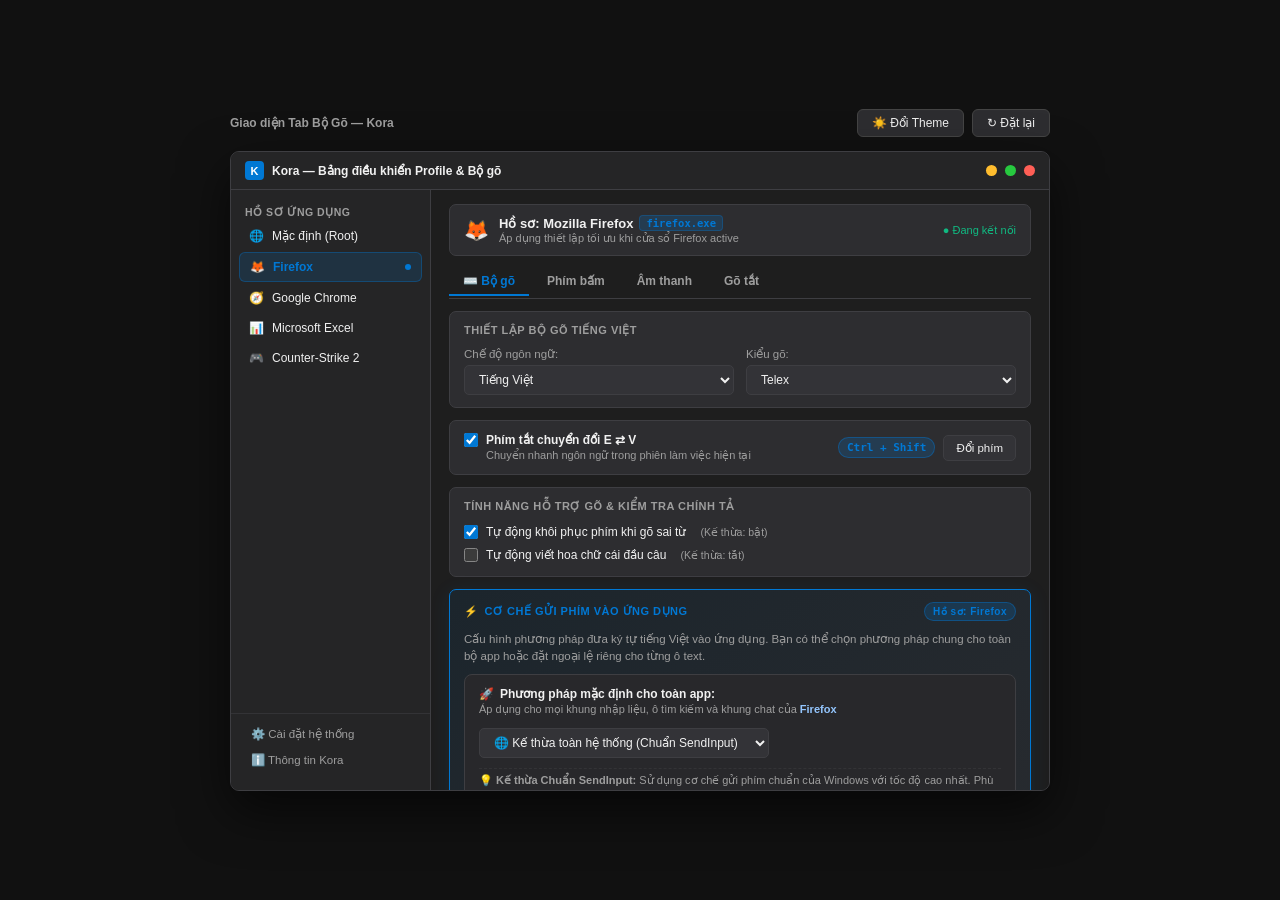
<file: mockups/mockup_typing.html>
<!DOCTYPE html>
<html lang="vi">
<head>
  <meta charset="UTF-8">
  <meta name="viewport" content="width=device-width, initial-scale=1.0">
  <title>Kora - Tab Bộ Gõ & Tùy Chỉnh Phương Pháp Gửi Phím Theo Target</title>
  <style>
    :root {
      color-scheme: dark;
      --bg-window: #1E1E1E;
      --bg-sidebar: #252526;
      --bg-card: #2D2D30;
      --bg-card-header: #28282B;
      --bg-input: #333337;
      --text-primary: #F1F1F1;
      --text-secondary: #9E9E9E;
      --border: #3E3E42;
      --border-subtle: #333336;
      --tab-active-bg: #3E3E42;
      --accent: #0078D4;
      --accent-hover: #1684D8;
      --accent-glow: rgba(0, 120, 212, 0.4);
      --success: #10B981;
      --danger: #F44747;
      --warning: #F59E0B;
      --purple: #8B5CF6;
      --font-family: "Segoe UI Variable Text", "Segoe UI", -apple-system, BlinkMacSystemFont, sans-serif;
    }

    body.light-theme {
      color-scheme: light;
      --bg-window: #F8F8F8;
      --bg-sidebar: #F0F0F0;
      --bg-card: #FFFFFF;
      --bg-card-header: #FAFAFA;
      --bg-input: #FFFFFF;
      --text-primary: #1E1E1E;
      --text-secondary: #6E6E6E;
      --border: #E0E0E0;
      --border-subtle: #EAEAEA;
      --tab-active-bg: #E4E4E4;
      --accent: #0066CC;
      --accent-hover: #0078D4;
      --accent-glow: rgba(0, 102, 204, 0.25);
    }

    * {
      box-sizing: border-box;
      margin: 0;
      padding: 0;
      user-select: none;
    }

    body {
      background: #111;
      color: var(--text-primary);
      font-family: var(--font-family);
      font-size: 12.5px;
      display: flex;
      flex-direction: column;
      align-items: center;
      justify-content: center;
      min-height: 100vh;
      padding: 20px;
      gap: 14px;
    }

    /* Top Toolbar */
    .top-toolbar {
      width: 820px;
      display: flex;
      justify-content: space-between;
      align-items: center;
      gap: 12px;
      flex-wrap: wrap;
    }

    .top-toolbar-left, .top-toolbar-right {
      display: flex;
      align-items: center;
      gap: 8px;
    }

    .top-toolbar button {
      background: #2D2D30;
      border: 1px solid #444;
      color: #eee;
      padding: 6px 14px;
      border-radius: 6px;
      cursor: pointer;
      font-size: 12px;
      font-weight: 500;
      transition: all 0.15s;
      display: inline-flex;
      align-items: center;
      gap: 6px;
    }

    .top-toolbar button:hover {
      border-color: var(--accent);
      color: #fff;
    }

    .guide-banner {
      background: rgba(0, 120, 212, 0.15);
      border: 1px solid rgba(0, 120, 212, 0.4);
      padding: 6px 12px;
      border-radius: 6px;
      font-size: 11.5px;
      color: #bfe0ff;
      display: flex;
      align-items: center;
      gap: 6px;
    }

    /* Main Kora Window */
    .app-window {
      width: 820px;
      height: 640px;
      background: var(--bg-window);
      border: 1px solid var(--border);
      border-radius: 9px;
      box-shadow: 0 20px 50px rgba(0, 0, 0, 0.6);
      display: flex;
      flex-direction: column;
      overflow: hidden;
      position: relative;
    }

    /* Title Bar */
    .titlebar {
      height: 38px;
      background: var(--bg-sidebar);
      border-bottom: 1px solid var(--border);
      display: flex;
      align-items: center;
      justify-content: space-between;
      padding: 0 14px;
    }

    .titlebar-brand {
      display: flex;
      align-items: center;
      gap: 8px;
      font-weight: 600;
      font-size: 12px;
    }

    .titlebar-logo {
      width: 19px;
      height: 19px;
      background: var(--accent);
      color: white;
      border-radius: 4px;
      display: flex;
      align-items: center;
      justify-content: center;
      font-weight: 800;
      font-size: 11px;
    }

    .titlebar-controls {
      display: flex;
      gap: 8px;
    }

    .window-dot {
      width: 11px;
      height: 11px;
      border-radius: 50%;
      display: inline-block;
      cursor: pointer;
    }
    .dot-close { background: #ff5f56; }
    .dot-min { background: #ffbd2e; }
    .dot-max { background: #27c93f; }

    /* Window Body Layout */
    .window-body {
      flex: 1;
      display: flex;
      overflow: hidden;
    }

    /* Sidebar */
    .sidebar {
      width: 200px;
      background: var(--bg-sidebar);
      border-right: 1px solid var(--border);
      display: flex;
      flex-direction: column;
      justify-content: space-between;
      padding: 10px 0;
    }

    .sidebar-section-title {
      padding: 6px 14px 4px 14px;
      font-size: 10.5px;
      font-weight: 700;
      color: var(--text-secondary);
      text-transform: uppercase;
      letter-spacing: 0.5px;
    }

    .profile-list {
      display: flex;
      flex-direction: column;
      gap: 2px;
      padding: 0 8px;
    }

    .profile-item {
      display: flex;
      align-items: center;
      gap: 8px;
      padding: 7px 10px;
      border-radius: 6px;
      cursor: pointer;
      color: var(--text-primary);
      font-weight: 500;
      font-size: 12px;
      transition: background 0.1s;
    }

    .profile-item:hover {
      background: rgba(255, 255, 255, 0.05);
    }

    .profile-item.active {
      background: rgba(0, 120, 212, 0.16);
      color: var(--accent);
      border: 1px solid rgba(0, 120, 212, 0.35);
      font-weight: 600;
    }

    .profile-item .badge-dot {
      margin-left: auto;
      width: 6px;
      height: 6px;
      border-radius: 50%;
      background: var(--accent);
    }

    .sidebar-footer {
      padding: 8px 12px;
      border-top: 1px solid var(--border-subtle);
      display: flex;
      flex-direction: column;
      gap: 2px;
      font-size: 11.5px;
      color: var(--text-secondary);
    }

    .sidebar-footer a {
      padding: 5px 8px;
      border-radius: 5px;
      text-decoration: none;
      color: var(--text-secondary);
      display: flex;
      align-items: center;
      gap: 6px;
      cursor: pointer;
    }

    .sidebar-footer a:hover {
      background: rgba(255, 255, 255, 0.05);
      color: var(--text-primary);
    }

    /* Content Area */
    .content-area {
      flex: 1;
      padding: 14px 18px;
      display: flex;
      flex-direction: column;
      gap: 12px;
      overflow-y: auto;
      background: var(--bg-window);
    }

    /* Profile Banner */
    .profile-banner {
      background: var(--bg-card);
      border: 1px solid var(--border);
      border-radius: 7px;
      padding: 10px 14px;
      display: flex;
      justify-content: space-between;
      align-items: center;
    }

    .profile-banner-left {
      display: flex;
      align-items: center;
      gap: 10px;
    }

    .profile-icon-box {
      font-size: 20px;
    }

    .profile-title-text {
      font-size: 13px;
      font-weight: 700;
      color: var(--text-primary);
      display: flex;
      align-items: center;
      gap: 6px;
    }

    .profile-exe-tag {
      font-family: monospace;
      font-size: 10.5px;
      padding: 1px 6px;
      background: rgba(0, 120, 212, 0.2);
      color: var(--accent);
      border-radius: 4px;
      border: 1px solid rgba(0, 120, 212, 0.3);
    }

    .profile-subtitle {
      font-size: 11px;
      color: var(--text-secondary);
      margin-top: 1px;
    }

    /* Subtabs */
    .subtabs-nav {
      display: flex;
      gap: 4px;
      border-bottom: 1px solid var(--border);
      padding-bottom: 2px;
    }

    .subtab-btn {
      padding: 6px 14px;
      background: transparent;
      border: none;
      border-bottom: 2px solid transparent;
      color: var(--text-secondary);
      cursor: pointer;
      font-size: 12px;
      font-weight: 600;
      display: flex;
      align-items: center;
      gap: 6px;
    }

    .subtab-btn.active {
      color: var(--accent);
      border-bottom-color: var(--accent);
    }

    /* Cards */
    .card {
      background: var(--bg-card);
      border: 1px solid var(--border);
      border-radius: 7px;
      padding: 12px 14px;
      display: flex;
      flex-direction: column;
      gap: 10px;
    }

    .card-header-title {
      font-size: 11px;
      font-weight: 700;
      color: var(--text-secondary);
      text-transform: uppercase;
      letter-spacing: 0.5px;
      display: flex;
      align-items: center;
      gap: 6px;
    }

    .card-row {
      display: flex;
      justify-content: space-between;
      align-items: center;
    }

    .two-col-grid {
      display: grid;
      grid-template-columns: 1fr 1fr;
      gap: 12px;
    }

    .form-group label {
      display: block;
      font-size: 11.5px;
      color: var(--text-secondary);
      margin-bottom: 4px;
    }

    .form-select {
      width: 100%;
      background: var(--bg-input);
      border: 1px solid var(--border);
      color: var(--text-primary);
      padding: 6px 10px;
      border-radius: 5px;
      font-size: 12px;
      font-family: inherit;
      outline: none;
      cursor: pointer;
      transition: border-color 0.15s, box-shadow 0.15s;
    }

    .form-select:hover {
      border-color: var(--text-secondary);
    }

    .form-select:focus {
      border-color: var(--accent);
      box-shadow: 0 0 0 2px var(--accent-glow);
    }

    .form-select option {
      background: var(--bg-card);
      color: var(--text-primary);
    }

    .checkbox-row {
      display: flex;
      align-items: center;
      gap: 8px;
      cursor: pointer;
      font-size: 12px;
      color: var(--text-primary);
    }

    .checkbox-row input[type="checkbox"] {
      cursor: pointer;
      accent-color: var(--accent);
      width: 14px;
      height: 14px;
    }

    .pill-badge {
      background: rgba(0, 120, 212, 0.2);
      color: var(--accent);
      border: 1px solid rgba(0, 120, 212, 0.4);
      padding: 3px 8px;
      border-radius: 12px;
      font-weight: 600;
      font-size: 11px;
      font-family: monospace;
    }

    .btn-secondary {
      background: var(--bg-input);
      border: 1px solid var(--border);
      color: var(--text-primary);
      padding: 5px 12px;
      border-radius: 5px;
      font-size: 11.5px;
      cursor: pointer;
      font-weight: 500;
      transition: all 0.15s;
      display: inline-flex;
      align-items: center;
      gap: 6px;
    }

    .btn-secondary:hover {
      border-color: var(--accent);
    }

    .btn-primary {
      background: var(--accent);
      border: 1px solid var(--accent);
      color: #fff;
      padding: 5px 12px;
      border-radius: 5px;
      font-size: 11.5px;
      cursor: pointer;
      font-weight: 600;
      transition: all 0.15s;
      display: inline-flex;
      align-items: center;
      gap: 6px;
    }

    .btn-primary:hover {
      background: var(--accent-hover);
      border-color: var(--accent-hover);
    }

    /* ==================== CARD 4: TRỌNG TÂM - CƠ CHẾ GỬI PHÍM VÀO ỨNG DỤNG ==================== */
    .card-target-optimizer {
      background: linear-gradient(145deg, rgba(0, 120, 212, 0.08) 0%, var(--bg-card) 100%);
      border: 1.5px solid var(--accent);
      box-shadow: 0 4px 20px rgba(0, 120, 212, 0.12);
      position: relative;
    }

    /* KHỐI CƠ CHẾ GỬI PHÍM TOÀN ỨNG DỤNG (APP-LEVEL STRATEGY) */
    .app-strategy-box {
      background: var(--bg-card-header);
      border: 1px solid var(--border);
      border-radius: 8px;
      padding: 12px 14px;
      display: flex;
      flex-direction: column;
      gap: 10px;
      transition: border-color 0.2s;
    }

    .app-strategy-box:hover {
      border-color: rgba(0, 120, 212, 0.45);
    }

    .app-strategy-row {
      display: flex;
      justify-content: space-between;
      align-items: center;
      gap: 12px;
      flex-wrap: wrap;
    }

    /* PHÂN CÁCH NGOẠI LỆ Ô TEXT */
    .section-divider {
      display: flex;
      align-items: center;
      justify-content: space-between;
      margin-top: 8px;
      margin-bottom: 6px;
      padding-top: 10px;
      border-top: 1px solid var(--border-subtle);
    }

    .section-divider-title {
      font-size: 11.5px;
      font-weight: 700;
      color: var(--text-primary);
      display: flex;
      align-items: center;
      gap: 6px;
    }

    /* EMPTY RULES BOX (KHI PROFILE KHÔNG CÓ NGOẠI LỆ Ô TEXT) */
    .empty-rules-box {
      background: rgba(0, 0, 0, 0.18);
      border: 1px dashed var(--border);
      border-radius: 8px;
      padding: 22px 16px;
      display: flex;
      flex-direction: column;
      align-items: center;
      justify-content: center;
      text-align: center;
      gap: 6px;
    }

    /* CAPTURE HOTKEY BOX (GIỐNG CARD 2) */
    .capture-hotkey-box {
      background: var(--bg-card-header);
      border: 1px solid var(--border);
      border-radius: 8px;
      padding: 10px 14px;
      display: flex;
      flex-direction: column;
      gap: 10px;
      margin-bottom: 10px;
    }

    .inspect-steps-guide {
      background: rgba(0, 0, 0, 0.2);
      border: 1px dashed var(--border);
      border-radius: 6px;
      padding: 6px 10px;
      font-size: 11px;
      color: var(--text-secondary);
      display: flex;
      align-items: center;
      justify-content: space-between;
      gap: 6px;
    }

    /* Modal Dialog for Changing Hotkey */
    .modal-overlay {
      position: fixed;
      top: 0;
      left: 0;
      right: 0;
      bottom: 0;
      background: rgba(0, 0, 0, 0.65);
      backdrop-filter: blur(3px);
      display: none;
      align-items: center;
      justify-content: center;
      z-index: 1000;
    }

    .modal-overlay.active {
      display: flex;
    }

    .modal-box {
      background: var(--bg-window);
      border: 1px solid var(--border);
      border-radius: 10px;
      width: 400px;
      box-shadow: 0 12px 36px rgba(0, 0, 0, 0.5);
      display: flex;
      flex-direction: column;
      overflow: hidden;
      animation: modal-pop 0.15s ease-out;
    }

    @keyframes modal-pop {
      from { transform: scale(0.94); opacity: 0; }
      to { transform: scale(1); opacity: 1; }
    }

    .modal-header {
      padding: 12px 16px;
      background: var(--bg-card-header);
      border-bottom: 1px solid var(--border-subtle);
      font-weight: 700;
      font-size: 12.5px;
      display: flex;
      justify-content: space-between;
      align-items: center;
    }

    .modal-body {
      padding: 16px;
      display: flex;
      flex-direction: column;
      gap: 12px;
    }

    .hotkey-recording-box {
      background: var(--bg-input);
      border: 1.5px solid var(--accent);
      border-radius: 6px;
      padding: 12px;
      text-align: center;
      font-size: 14.5px;
      font-weight: bold;
      color: #93C5FD;
      font-family: Consolas, monospace;
      letter-spacing: 0.5px;
    }

    .preset-hotkeys {
      display: flex;
      gap: 6px;
      flex-wrap: wrap;
    }

    .preset-badge {
      background: var(--bg-card);
      border: 1px solid var(--border);
      padding: 4px 9px;
      border-radius: 5px;
      font-size: 11px;
      cursor: pointer;
      color: var(--text-secondary);
      transition: all 0.15s;
    }

    .preset-badge:hover {
      border-color: var(--accent);
      color: var(--text-primary);
      background: rgba(0, 120, 212, 0.12);
    }

    .modal-footer {
      padding: 10px 16px;
      background: var(--bg-card-header);
      border-top: 1px solid var(--border-subtle);
      display: flex;
      justify-content: flex-end;
      gap: 8px;
    }

    .step-badge {
      background: var(--bg-input);
      color: var(--accent);
      padding: 1px 6px;
      border-radius: 4px;
      font-weight: bold;
    }

    .target-rules-list {
      display: flex;
      flex-direction: column;
      gap: 8px;
    }

    /* Clean Target Rule Item: No redundant status, spacious ID, dedicated description block */
    .target-rule-item {
      background: var(--bg-input);
      border: 1px solid var(--border);
      border-radius: 7px;
      padding: 10px 12px;
      display: flex;
      flex-direction: column;
      gap: 8px;
      transition: border-color 0.2s, background 0.2s;
    }

    .target-rule-item.flash-highlight {
      border-color: var(--success);
      background: rgba(16, 185, 129, 0.15);
    }

    .target-rule-header {
      display: flex;
      align-items: center;
      justify-content: space-between;
      gap: 10px;
    }

    .target-rule-header-left {
      display: flex;
      align-items: center;
      gap: 8px;
      flex: 1;
      overflow: hidden;
    }

    .target-tag {
      font-family: Consolas, monospace;
      font-size: 12.5px;
      font-weight: 600;
      background: rgba(0, 120, 212, 0.16);
      color: #93C5FD;
      border: 1px solid rgba(0, 120, 212, 0.35);
      padding: 3px 10px;
      border-radius: 5px;
      letter-spacing: 0.3px;
    }

    .target-rule-controls {
      display: flex;
      flex-direction: column;
      gap: 6px;
      background: var(--bg-card-header);
      padding: 8px 10px;
      border-radius: 6px;
      border: 1px solid var(--border-subtle);
    }

    .strategy-select-row {
      display: flex;
      align-items: center;
      gap: 10px;
    }

    .strategy-select {
      flex: 1;
      max-width: 360px;
    }

    /* Explanation block on its own line */
    .strategy-desc-block {
      font-size: 11px;
      color: var(--text-secondary);
      line-height: 1.45;
      padding-top: 4px;
      border-top: 1px dashed var(--border-subtle);
    }

    /* Notification Toast */
    .toast-box {
      padding: 7px 12px;
      border-radius: 6px;
      font-size: 11.5px;
      display: flex;
      align-items: center;
      justify-content: space-between;
      background: rgba(0, 120, 212, 0.12);
      border: 1px solid rgba(0, 120, 212, 0.3);
      color: #BFDBFE;
    }
  </style>
</head>
<body>

  <!-- Top Toolbar -->
  <div class="top-toolbar">
    <div class="top-toolbar-left">
      <span style="font-size: 12px; font-weight: 600; color: var(--text-secondary);">Giao diện Tab Bộ Gõ — Kora</span>
    </div>
    <div class="top-toolbar-right">
      <button id="btnToggleTheme">☀️ Đổi Theme</button>
      <button id="btnResetDemo">↻ Đặt lại</button>
    </div>
  </div>

  <!-- Main Kora Window (820px Standard Width) -->
  <div class="app-window">
    
    <!-- Title Bar -->
    <div class="titlebar">
      <div class="titlebar-brand">
        <div class="titlebar-logo">K</div>
        <span>Kora — Bảng điều khiển Profile & Bộ gõ</span>
      </div>
      <div class="titlebar-controls">
        <span class="window-dot dot-min"></span>
        <span class="window-dot dot-max"></span>
        <span class="window-dot dot-close"></span>
      </div>
    </div>

    <!-- Window Body -->
    <div class="window-body">
      
      <!-- Sidebar -->
      <div class="sidebar">
        <div>
          <div class="sidebar-section-title">Hồ sơ ứng dụng</div>
          <div class="profile-list">
            <div class="profile-item" id="profItemDefault" onclick="selectProfile('default')">
              <span>🌐</span> <span>Mặc định (Root)</span>
            </div>
            <div class="profile-item active" id="profItemFirefox" onclick="selectProfile('firefox')">
              <span>🦊</span> <span>Firefox</span>
              <span class="badge-dot"></span>
            </div>
            <div class="profile-item" id="profItemChrome" onclick="selectProfile('chrome')">
              <span>🧭</span> <span>Google Chrome</span>
            </div>
            <div class="profile-item" id="profItemExcel" onclick="selectProfile('excel')">
              <span>📊</span> <span>Microsoft Excel</span>
            </div>
            <div class="profile-item" id="profItemCS2" onclick="selectProfile('cs2')">
              <span>🎮</span> <span>Counter-Strike 2</span>
            </div>
          </div>
        </div>

        <div class="sidebar-footer">
          <a href="#">⚙️ Cài đặt hệ thống</a>
          <a href="#">ℹ️ Thông tin Kora</a>
        </div>
      </div>

      <!-- Main Content Area -->
      <div class="content-area">
        
        <!-- Profile Banner -->
        <div class="profile-banner">
          <div class="profile-banner-left">
            <div class="profile-icon-box">🦊</div>
            <div>
              <div class="profile-title-text">
                <span>Hồ sơ: Mozilla Firefox</span>
                <span class="profile-exe-tag">firefox.exe</span>
              </div>
              <div class="profile-subtitle">Áp dụng thiết lập tối ưu khi cửa sổ Firefox active</div>
            </div>
          </div>
          <div>
            <span style="font-size: 11px; color: var(--success); display: flex; align-items: center; gap: 4px;">
              ● Đang kết nối
            </span>
          </div>
        </div>

        <!-- Subtabs Nav -->
        <div class="subtabs-nav">
          <button class="subtab-btn active">⌨️ Bộ gõ</button>
          <button class="subtab-btn">Phím bấm</button>
          <button class="subtab-btn">Âm thanh</button>
          <button class="subtab-btn">Gõ tắt</button>
        </div>

        <!-- Card 1: Thiết lập bộ gõ tiếng Việt -->
        <div class="card">
          <div class="card-header-title">Thiết lập Bộ gõ tiếng Việt</div>
          <div class="two-col-grid">
            <div class="form-group">
              <label>Chế độ ngôn ngữ:</label>
              <select class="form-select">
                <option>Tiếng Việt</option>
                <option>Tiếng Anh (Passthrough)</option>
              </select>
            </div>
            <div class="form-group">
              <label>Kiểu gõ:</label>
              <select class="form-select">
                <option selected>Telex</option>
                <option>VNI</option>
                <option>Simple Telex</option>
              </select>
            </div>
          </div>
        </div>

        <!-- Card 2: Phím chuyển đổi E ⇄ V -->
        <div class="card">
          <div class="card-row">
            <div>
              <label class="checkbox-row">
                <input type="checkbox" checked>
                <strong style="color: var(--text-primary);">Phím tắt chuyển đổi E ⇄ V</strong>
              </label>
              <div style="font-size: 11px; color: var(--text-secondary); margin-left: 22px; margin-top: 2px;">
                Chuyển nhanh ngôn ngữ trong phiên làm việc hiện tại
              </div>
            </div>
            <div style="display: flex; align-items: center; gap: 8px;">
              <span class="pill-badge">Ctrl + Shift</span>
              <button class="btn-secondary">Đổi phím</button>
            </div>
          </div>
        </div>

        <!-- Card 3: Tính năng hỗ trợ gõ & kiểm tra chính tả -->
        <div class="card">
          <div class="card-header-title">Tính năng hỗ trợ gõ & kiểm tra chính tả</div>
          <div style="display: flex; flex-direction: column; gap: 9px; padding: 2px 0;">
            <label class="checkbox-row">
              <input type="checkbox" checked>
              <span>Tự động khôi phục phím khi gõ sai từ</span>
              <span class="inherit-badge" style="font-size: 10.5px; color: var(--text-secondary); margin-left: 6px;">(Kế thừa: bật)</span>
            </label>
            <label class="checkbox-row">
              <input type="checkbox">
              <span>Tự động viết hoa chữ cái đầu câu</span>
              <span class="inherit-badge" style="font-size: 10.5px; color: var(--text-secondary); margin-left: 6px;">(Kế thừa: tắt)</span>
            </label>
          </div>
        </div>

        <!-- ==================== CARD 4: TRỌNG TÂM - CƠ CHẾ GỬI PHÍM VÀO ỨNG DỤNG ==================== -->
        <div class="card card-target-optimizer" id="cardTargetOptimizer">
          <div class="card-header-title" style="color: var(--accent); justify-content: space-between;">
            <div style="display: flex; align-items: center; gap: 6px;">
              <span>⚡</span>
              <span>Cơ chế gửi phím vào ứng dụng</span>
            </div>
            <span class="pill-badge" id="appScopeBadge" style="font-size: 10px; font-weight: 600; text-transform: none; font-family: inherit;">Hồ sơ: Firefox</span>
          </div>

          <p style="font-size: 11.5px; color: var(--text-secondary); line-height: 1.45;">
            Cấu hình phương pháp đưa ký tự tiếng Việt vào ứng dụng. Bạn có thể chọn phương pháp chung cho toàn bộ app hoặc đặt ngoại lệ riêng cho từng ô text.
          </p>

          <!-- PHẦN 1: CƠ CHẾ MẶC ĐỊNH CHO TOÀN ỨNG DỤNG (APP-LEVEL STRATEGY) -->
          <div class="app-strategy-box">
            <div class="app-strategy-row">
              <div style="flex: 1; min-width: 240px;">
                <div style="font-weight: 600; font-size: 12px; color: var(--text-primary); display: flex; align-items: center; gap: 6px;">
                  <span>🚀</span>
                  <span>Phương pháp mặc định cho toàn app:</span>
                </div>
                <div style="font-size: 11px; color: var(--text-secondary); margin-top: 2px;">
                  Áp dụng cho mọi khung nhập liệu, ô tìm kiếm và khung chat của <strong id="appStrategyAppName" style="color: #93C5FD;">Firefox</strong>
                </div>
              </div>
              <div style="min-width: 290px;">
                <select class="form-select" id="selectAppStrategy" onchange="changeAppStrategy(this.value)">
                  <option value="inherit">🌐 Kế thừa toàn hệ thống (Chuẩn SendInput)</option>
                  <option value="autocomplete_guard">🛡️ Chống nuốt chữ & gợi ý (U+202F)</option>
                  <option value="clipboard_paste">📋 Dán từ Clipboard (Ctrl + V)</option>
                </select>
              </div>
            </div>

            <!-- Khối giải thích phương pháp đang chọn cho app -->
            <div class="strategy-desc-block" id="appStrategyDesc">
              <span>💡 Áp dụng cơ chế gửi phím SendInput tiêu chuẩn của Windows. Mượt mà, siêu tốc cho văn bản và trình duyệt.</span>
            </div>
          </div>

          <!-- Toast Notification Bar (hidden) -->
          <div id="demoToast" style="display: none;"></div>

          <!-- PHẦN 2: NGOẠI LỆ THEO TỪNG Ô TEXT (FIELD-LEVEL EXCEPTIONS) -->
          <div class="exceptions-section" id="exceptionsSection">
            <div class="section-divider">
              <div class="section-divider-title">
                <span>🎯</span>
                <span>Ngoại lệ theo từng ô text</span>
                <span style="font-size: 10.5px; font-weight: normal; color: var(--text-secondary);">(Tùy chọn nâng cao)</span>
              </div>
              <div style="display: flex; align-items: center; gap: 8px;">
                <span id="rulesCountBadge" class="pill-badge" style="font-size: 10px;">1 ngoại lệ</span>
                <button class="btn-secondary" style="font-size: 10.5px; padding: 2px 8px;" onclick="triggerMockCapture()" title="Mô phỏng bấm phím tắt nhận diện ô text">
                  + Thử nhận diện (Demo)
                </button>
              </div>
            </div>

            <p style="font-size: 11px; color: var(--text-secondary); margin-bottom: 8px; line-height: 1.4;">
              Chỉ cấu hình phần này khi bạn muốn một vài ô text cụ thể (như thanh địa chỉ URL, thanh tìm kiếm) sử dụng phương pháp khác với phương pháp chung của app ở trên.
            </p>

            <!-- CAPTURE HOTKEY BOX (2 HÀNG GỌN GÀNG) -->
            <div class="capture-hotkey-box">
              <!-- Hàng 1: Tiêu đề + Phím tắt badge + Nút đổi phím -->
              <div style="display: flex; align-items: center; justify-content: space-between;">
                <div style="display: flex; align-items: center; gap: 10px;">
                  <strong style="color: var(--text-primary); font-size: 12px; display: flex; align-items: center; gap: 5px;">
                    <span>🔍</span>
                    <span>Phím tắt nhận diện ô text:</span>
                  </strong>
                  <span class="pill-badge" id="captureHotkeyBadge" style="font-weight: bold; border-color: rgba(0, 120, 212, 0.4); font-size: 12px; letter-spacing: 0.5px;">Kế thừa (Ctrl + ~)</span>
                </div>
                <button class="btn-secondary" id="btnChangeCaptureKey" onclick="openCaptureHotkeyDialog()">Đổi phím</button>
              </div>

              <!-- Hàng 2: Visual Guide Banner Inset -->
              <div class="inspect-steps-guide">
                <div><span class="step-badge">1</span> Nhấp con trỏ vào ô text</div>
                <div>➔</div>
                <div><span class="step-badge">2</span> Bấm phím tắt <strong style="color: #93C5FD;" id="guideHotkeyValue">Ctrl + ~</strong></div>
                <div>➔</div>
                <div><span class="step-badge">3</span> Ô text tự động thêm vào danh sách</div>
              </div>
            </div>

            <!-- Danh sách các ô text ngoại lệ -->
            <div id="targetRulesContainer" class="target-rules-list"></div>

            <!-- Empty State Box (Hiển thị khi profile không có ngoại lệ nào) -->
            <div class="empty-rules-box" id="emptyRulesBox" style="display: none;">
              <div style="font-size: 22px; opacity: 0.85;">✨</div>
              <div style="font-weight: 600; color: var(--text-primary); font-size: 12px;" id="emptyTitle">
                Không có ngoại lệ nào
              </div>
              <div style="font-size: 11px; color: var(--text-secondary); max-width: 440px; line-height: 1.45;" id="emptyDesc">
                Toàn bộ các ô text trong ứng dụng này sẽ tự động áp dụng phương pháp mặc định ở trên.
              </div>
            </div>

          </div>

        </div>

      </div>

    </div>

  </div>

  <!-- Modal Dialog: Đổi phím tắt nhận diện ô text -->
  <div class="modal-overlay" id="hotkeyModalOverlay" onclick="if(event.target===this) closeCaptureHotkeyDialog()">
    <div class="modal-box">
      <div class="modal-header">
        <span>Cài đặt phím tắt nhận diện ô text</span>
        <button class="btn-secondary" style="border:none; padding:2px 7px; font-size:12px;" onclick="closeCaptureHotkeyDialog()">✕</button>
      </div>
      <div class="modal-body">
        <div style="font-size: 11.5px; color: var(--text-secondary);">
          Bấm tổ hợp phím bạn muốn gán hoặc chọn từ danh sách phím gợi ý:
        </div>
        <div class="hotkey-recording-box" id="modalHotkeyValue">Kế thừa (Ctrl + ~)</div>
        <div>
          <div style="font-size: 11px; color: var(--text-secondary); margin-bottom: 6px;">Các tổ hợp phím thông dụng:</div>
          <div class="preset-hotkeys">
            <span class="preset-badge" onclick="setPresetHotkey('Ctrl + ~')">Ctrl + ~ (Mặc định)</span>
            <span class="preset-badge" onclick="setPresetHotkey('Ctrl + Alt + K')">Ctrl + Alt + K</span>
            <span class="preset-badge" onclick="setPresetHotkey('Ctrl + Shift + K')">Ctrl + Shift + K</span>
            <span class="preset-badge" onclick="setPresetHotkey('Alt + ~')">Alt + ~</span>
            <span class="preset-badge" onclick="setPresetHotkey('Kế thừa (Ctrl + ~)')">🌐 Kế thừa toàn hệ thống</span>
          </div>
        </div>
      </div>
      <div class="modal-footer">
        <button class="btn-secondary" onclick="closeCaptureHotkeyDialog()">Hủy bỏ</button>
        <button class="btn-primary" onclick="saveCaptureHotkey()">Lưu phím tắt</button>
      </div>
    </div>
  </div>

  <!-- Interactive JavaScript Logic -->
  <script>
    const btnResetDemo = document.getElementById('btnResetDemo');
    const btnToggleTheme = document.getElementById('btnToggleTheme');
    const demoToast = document.getElementById('demoToast');
    const targetRulesContainer = document.getElementById('targetRulesContainer');
    const emptyRulesBox = document.getElementById('emptyRulesBox');
    const emptyTitle = document.getElementById('emptyTitle');
    const emptyDesc = document.getElementById('emptyDesc');
    const rulesCountBadge = document.getElementById('rulesCountBadge');
    const selectAppStrategy = document.getElementById('selectAppStrategy');
    const appStrategyDesc = document.getElementById('appStrategyDesc');
    const appStrategyAppName = document.getElementById('appStrategyAppName');
    const appScopeBadge = document.getElementById('appScopeBadge');

    let currentProfileKey = 'firefox';
    let currentCaptureHotkey = 'Kế thừa (Ctrl + ~)';

    // Strategy details
    const strategyNames = {
      inherit: 'Kế thừa Chuẩn SendInput',
      autocomplete_guard: 'Chống nuốt chữ & gợi ý (U+202F)',
      clipboard_paste: 'Dán từ Clipboard (Ctrl + V)'
    };

    const appStrategyDescriptions = {
      inherit: '<span>💡 <strong>Kế thừa Chuẩn SendInput:</strong> Sử dụng cơ chế gửi phím chuẩn của Windows với tốc độ cao nhất. Phù hợp với đa số ứng dụng gõ văn bản và trình duyệt web thông thường.</span>',
      autocomplete_guard: '<span>💡 <strong>Chống nuốt chữ & gợi ý (U+202F):</strong> Tự động gửi đệm ký tự U+202F cho MỌI ô nhập liệu trong ứng dụng này. Giúp chống nuốt chữ, chống nhảy con trỏ khi phần mềm có gợi ý tự động (như bảng tính Excel, IDE).</span>',
      clipboard_paste: '<span>💡 <strong>Dán từ Clipboard (Ctrl + V):</strong> Tự động đưa từ tiếng Việt vào Clipboard rồi dán tức thì (Ctrl+V) cho toàn bộ ứng dụng. Rất hiệu quả cho game (CS2, LMHT, Valorant), Terminal hoặc các app không nhận SendInput.</span>'
    };

    const targetRuleDescriptions = {
      autocomplete_guard: '💡 Gửi U+202F + Backspace để xóa vùng bôi đen gợi ý, chống nuốt ký tự/nhân đôi chữ (ggõ).',
      clipboard_paste: '💡 Sao chép từ hoàn chỉnh vào Clipboard rồi gửi Ctrl+V để tránh nuốt phím trong game/terminal.'
    };

    // Mock profiles database
    const profilesData = {
      default: {
        name: 'Hồ sơ Mặc định (Root)',
        label: 'Toàn hệ thống',
        exe: 'Toàn hệ thống',
        icon: '🌐',
        subtitle: 'Thiết lập nền tảng áp dụng cho mọi ứng dụng không có hồ sơ riêng',
        appStrategy: 'inherit',
        rules: {}
      },
      firefox: {
        name: 'Mozilla Firefox',
        label: 'Firefox',
        exe: 'firefox.exe',
        icon: '🦊',
        subtitle: 'Áp dụng thiết lập tối ưu khi cửa sổ Firefox active',
        appStrategy: 'inherit',
        rules: {
          'rule-urlbar': {
            id: 'urlbar-input',
            strategy: 'autocomplete_guard'
          }
        }
      },
      chrome: {
        name: 'Google Chrome',
        label: 'Google Chrome',
        exe: 'chrome.exe',
        icon: '🧭',
        subtitle: 'Áp dụng thiết lập tối ưu khi cửa sổ Chrome active',
        appStrategy: 'inherit',
        rules: {
          'rule-omnibox': {
            id: 'OmniboxViewViews',
            strategy: 'autocomplete_guard'
          }
        }
      },
      excel: {
        name: 'Microsoft Excel',
        label: 'Excel',
        exe: 'excel.exe',
        icon: '📊',
        subtitle: 'Áp dụng thiết lập tối ưu khi bảng tính Excel active',
        appStrategy: 'autocomplete_guard', // Toàn bộ Excel dùng U+202F!
        rules: {} // 0 ngoại lệ cần thiết
      },
      cs2: {
        name: 'Counter-Strike 2',
        label: 'CS2',
        exe: 'cs2.exe',
        icon: '🎮',
        subtitle: 'Áp dụng dán Clipboard khi chơi game để chat tiếng Việt mượt mà',
        appStrategy: 'clipboard_paste', // Toàn bộ CS2 dùng Clipboard!
        rules: {} // 0 ngoại lệ cần thiết
      }
    };

    // Theme Toggle
    btnToggleTheme.addEventListener('click', () => {
      document.body.classList.toggle('light-theme');
      btnToggleTheme.textContent = document.body.classList.contains('light-theme') ? '🌙 Giao diện Tối' : '☀️ Giao diện Sáng';
    });

    // Render the rules list or empty state for currentProfileKey
    function renderRules() {
      const prof = profilesData[currentProfileKey];
      if (!prof) return;

      const ruleKeys = Object.keys(prof.rules);
      const count = ruleKeys.length;
      rulesCountBadge.textContent = `${count} ngoại lệ`;

      if (count === 0) {
        targetRulesContainer.innerHTML = '';
        emptyRulesBox.style.display = 'flex';
        emptyTitle.textContent = `Toàn bộ ${prof.label} đang dùng: ${strategyNames[prof.appStrategy]}`;
        emptyDesc.innerHTML = `Hiện không có ô text nào cần quy tắc riêng. Tất cả khung nhập liệu trong <strong>${prof.name}</strong> sẽ tự động áp dụng phương pháp mặc định của app ở trên.`;
      } else {
        emptyRulesBox.style.display = 'none';
        targetRulesContainer.innerHTML = '';

        ruleKeys.forEach((key, index) => {
          const rule = prof.rules[key];
          const div = document.createElement('div');
          div.className = 'target-rule-item';
          div.id = key;
          div.innerHTML = `
            <div class="target-rule-header">
              <div class="target-rule-header-left">
                <span style="color: var(--accent); font-weight: bold; font-family: monospace;">#${index + 1}</span>
                <span class="target-tag">${rule.id}</span>
              </div>
              <button class="btn-secondary" style="font-size: 11px; padding: 2px 7px; color: var(--danger);" onclick="deleteRule('${key}')" title="Xóa quy tắc ngoại lệ này">✕</button>
            </div>
            <div class="target-rule-controls">
              <div class="strategy-select-row">
                <span style="font-size: 11px; color: var(--text-secondary); white-space: nowrap;">Phương pháp riêng:</span>
                <select class="form-select strategy-select" onchange="updateRuleStrategy('${key}', this.value)">
                  <option value="autocomplete_guard" ${rule.strategy === 'autocomplete_guard' ? 'selected' : ''}>🛡️ Autocomplete Guard (U+202F)</option>
                  <option value="clipboard_paste" ${rule.strategy === 'clipboard_paste' ? 'selected' : ''}>📋 Dán từ Clipboard (Ctrl + V)</option>
                </select>
              </div>
              <div class="strategy-desc-block" id="desc-${key}">
                <span>${targetRuleDescriptions[rule.strategy]}</span>
              </div>
            </div>
          `;
          targetRulesContainer.appendChild(div);
        });
      }
    }

    // Change App-Level Strategy
    window.changeAppStrategy = function(val) {
      const prof = profilesData[currentProfileKey];
      if (!prof) return;

      prof.appStrategy = val;
      appStrategyDesc.innerHTML = appStrategyDescriptions[val];
      renderRules();

      demoToast.style.display = 'block';
      demoToast.innerHTML = `✔ Đã đặt phương pháp mặc định của <strong>${prof.label}</strong> thành: <strong>${strategyNames[val]}</strong>.`;
    };

    // Update single target rule strategy
    window.updateRuleStrategy = function(ruleKey, val) {
      const prof = profilesData[currentProfileKey];
      if (prof && prof.rules[ruleKey]) {
        prof.rules[ruleKey].strategy = val;
        const descElem = document.getElementById(`desc-${ruleKey}`);
        if (descElem) {
          descElem.innerHTML = `<span>${targetRuleDescriptions[val]}</span>`;
        }
        demoToast.style.display = 'block';
        demoToast.innerHTML = `✔ Đã cập nhật phương pháp ngoại lệ cho <strong>${prof.rules[ruleKey].id}</strong>.`;
      }
    };

    // Delete single target rule
    window.deleteRule = function(ruleKey) {
      const prof = profilesData[currentProfileKey];
      if (prof && prof.rules[ruleKey]) {
        const deletedId = prof.rules[ruleKey].id;
        delete prof.rules[ruleKey];
        renderRules();
        demoToast.style.display = 'block';
        demoToast.innerHTML = `Đã xóa ngoại lệ <code>${deletedId}</code>. Ô này sẽ tự động quay về dùng phương pháp mặc định của app (${strategyNames[prof.appStrategy]}).`;
      }
    };

    // ==================== CAPTURE HOTKEY MODAL & LOGIC ====================
    let tempRecordingHotkey = currentCaptureHotkey;
    window.openCaptureHotkeyDialog = function() {
      tempRecordingHotkey = currentCaptureHotkey;
      document.getElementById('modalHotkeyValue').textContent = tempRecordingHotkey;
      document.getElementById('hotkeyModalOverlay').classList.add('active');
    };

    window.closeCaptureHotkeyDialog = function() {
      document.getElementById('hotkeyModalOverlay').classList.remove('active');
    };

    window.setPresetHotkey = function(val) {
      tempRecordingHotkey = val;
      document.getElementById('modalHotkeyValue').textContent = val;
    };

    window.saveCaptureHotkey = function() {
      currentCaptureHotkey = tempRecordingHotkey;
      document.getElementById('captureHotkeyBadge').textContent = currentCaptureHotkey;
      document.getElementById('guideHotkeyValue').textContent = currentCaptureHotkey;
      closeCaptureHotkeyDialog();
      demoToast.style.display = 'block';
      demoToast.innerHTML = `✔ Đã cập nhật phím tắt nhận diện ô text thành: <strong>${currentCaptureHotkey}</strong>`;
    };

    // Listen for custom hotkeys while in modal dialog or on page
    window.addEventListener('keydown', (e) => {
      const modal = document.getElementById('hotkeyModalOverlay');
      if (modal && modal.classList.contains('active')) {
        e.preventDefault();
        const parts = [];
        if (e.ctrlKey) parts.push('Ctrl');
        if (e.altKey) parts.push('Alt');
        if (e.shiftKey) parts.push('Shift');
        if (e.metaKey) parts.push('Win');
        
        let key = e.key.toUpperCase();
        if (['CONTROL', 'ALT', 'SHIFT', 'META'].includes(key)) {
          key = '...';
        }
        if (key !== '...') parts.push(key);
        if (parts.length > 0) {
          tempRecordingHotkey = parts.join(' + ');
          document.getElementById('modalHotkeyValue').textContent = tempRecordingHotkey;
        }
        return;
      }

      // Check if user pressed current capture hotkey on page
      if (isCaptureHotkeyEnabled) {
        if ((e.ctrlKey && e.altKey && e.key.toLowerCase() === 'k') || (e.key === 'F8')) {
          e.preventDefault();
          triggerMockCapture();
        }
      }
    });

    window.triggerMockCapture = function() {
      const prof = profilesData[currentProfileKey];
      if (!prof) return;

      const appFieldMocks = {
        firefox: ['findbar-textbox', 'identity-permission-input', 'downloads-search'],
        chrome: ['OmniboxViewViews', 'SearchField', 'ExtensionsMenuSearch'],
        excel: ['FormulaBarTextBox', 'FindAndReplaceInput', 'CellInlineEdit'],
        cs2: ['GameConsoleInput', 'TeamChatBox', 'AllChatInput']
      };

      const candidates = appFieldMocks[currentProfileKey] || ['custom-search-input', 'chatbox-field'];
      const chosenId = candidates[Math.floor(Math.random() * candidates.length)];
      const ruleKey = `rule-captured-${Date.now()}`;
      
      const newStrategy = (prof.appStrategy === 'autocomplete_guard') ? 'clipboard_paste' : 'autocomplete_guard';
      prof.rules[ruleKey] = {
        id: chosenId,
        strategy: newStrategy
      };

      renderRules();

      const newItem = document.getElementById(ruleKey);
      if (newItem) {
        newItem.classList.add('flash-highlight');
        setTimeout(() => newItem.classList.remove('flash-highlight'), 1800);
      }

      demoToast.style.display = 'block';
      demoToast.innerHTML = `🎉 <strong>Thành công!</strong> Đã nhận diện ô input: <code>${chosenId}</code> qua phím tắt <strong>${currentCaptureHotkey}</strong> và thêm vào ngoại lệ của ${prof.label}!`;
    };

    // Switch Active Profile in Mockup
    window.selectProfile = function(profKey) {
      currentProfileKey = profKey;
      document.querySelectorAll('.profile-item').forEach(el => el.classList.remove('active'));
      document.querySelectorAll('.inherit-badge').forEach(el => {
        el.style.display = (profKey === 'default') ? 'none' : 'inline';
      });

      const prof = profilesData[profKey];
      if (!prof) return;

      // Sidebar highlight
      const sidebarMap = {
        default: 'profItemDefault',
        firefox: 'profItemFirefox',
        chrome: 'profItemChrome',
        excel: 'profItemExcel',
        cs2: 'profItemCS2'
      };
      const sidebarItem = document.getElementById(sidebarMap[profKey]);
      if (sidebarItem) sidebarItem.classList.add('active');

      // Update Profile Banner
      const bannerIcon = document.querySelector('.profile-icon-box');
      const bannerTitle = document.querySelector('.profile-title-text span:first-child');
      const bannerExe = document.querySelector('.profile-exe-tag');
      const bannerSubtitle = document.querySelector('.profile-subtitle');
      if (bannerIcon) bannerIcon.textContent = prof.icon;
      if (bannerTitle) bannerTitle.textContent = 'Hồ sơ: ' + prof.name;
      if (bannerExe) bannerExe.textContent = prof.exe;
      if (bannerSubtitle) bannerSubtitle.textContent = prof.subtitle;

      // Update Card 4
      const cardTarget = document.getElementById('cardTargetOptimizer');
      const exceptionsSection = document.getElementById('exceptionsSection');

      if (profKey === 'default') {
        if (cardTarget) cardTarget.style.display = 'flex';
        appScopeBadge.textContent = 'Toàn hệ thống (Root)';
        appStrategyAppName.textContent = 'toàn bộ Windows';
        selectAppStrategy.value = 'inherit';
        selectAppStrategy.disabled = true;
        appStrategyDesc.innerHTML = '<span>🌐 <strong>Chuẩn SendInput:</strong> Toàn bộ hệ thống Windows mặc định sử dụng cơ chế SendInput siêu tốc. Để thay đổi phương pháp cho ứng dụng hoặc game cụ thể (như Excel hoặc CS2), hãy chọn hồ sơ ứng dụng tương ứng ở thanh bên trái.</span>';
        if (exceptionsSection) exceptionsSection.style.display = 'none';
      } else {
        if (cardTarget) cardTarget.style.display = 'flex';
        if (exceptionsSection) exceptionsSection.style.display = 'block';
        appScopeBadge.textContent = 'Hồ sơ: ' + prof.label;
        appStrategyAppName.textContent = prof.label;
        selectAppStrategy.disabled = false;
        selectAppStrategy.value = prof.appStrategy;
        appStrategyDesc.innerHTML = appStrategyDescriptions[prof.appStrategy];
        renderRules();
      }
    };

    // Reset Demo
    btnResetDemo.addEventListener('click', () => {
      profilesData.firefox.appStrategy = 'inherit';
      profilesData.firefox.rules = {
        'rule-urlbar': { id: 'urlbar-input', strategy: 'autocomplete_guard' }
      };
      profilesData.excel.appStrategy = 'autocomplete_guard';
      profilesData.excel.rules = {};
      profilesData.cs2.appStrategy = 'clipboard_paste';
      profilesData.cs2.rules = {};
      profilesData.chrome.appStrategy = 'inherit';
      profilesData.chrome.rules = {
        'rule-omnibox': { id: 'OmniboxViewViews', strategy: 'autocomplete_guard' }
      };

      currentCaptureHotkey = 'Kế thừa (Ctrl + ~)';
      isCaptureHotkeyEnabled = true;
      document.getElementById('checkCaptureHotkey').checked = true;
      toggleCaptureHotkey(true);
      document.getElementById('captureHotkeyBadge').textContent = currentCaptureHotkey;
      document.getElementById('guideHotkeyValue').textContent = currentCaptureHotkey;
      demoToast.style.display = 'none';
      selectProfile('firefox');
    });

    // Initialize on page load
    selectProfile('firefox');
  </script>
</body>
</html>
</file>
